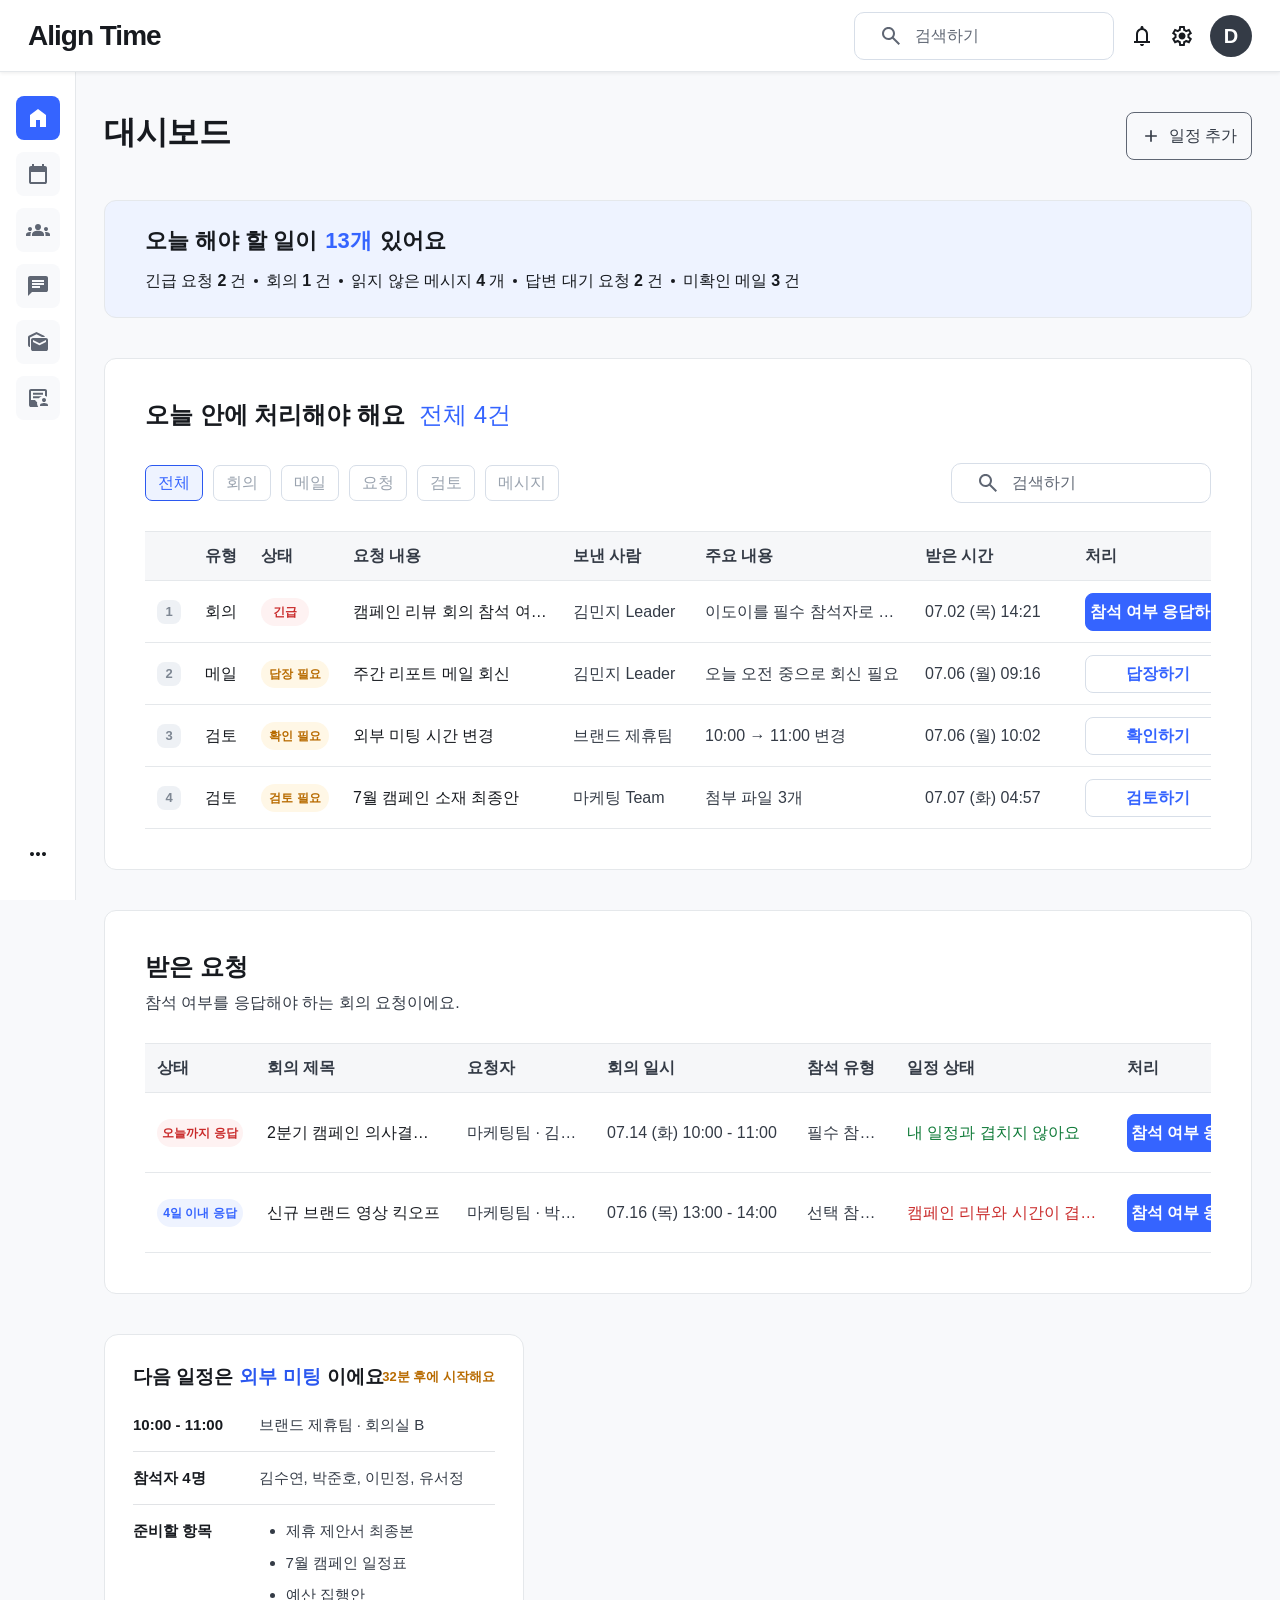
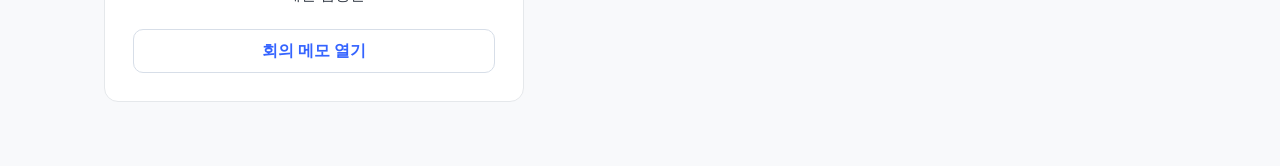
<file: index.html>
<!DOCTYPE html>
<html lang="ko">
<head>
  <meta charset="UTF-8" />
  <meta name="viewport" content="width=device-width, initial-scale=1.0" />
  <title>Align Time</title>
  <link rel="stylesheet" href="styles.css" />
</head>
<body>

<div class="app-layout">
  <header class="top-header">
    <div class="header-left">
      <h1 class="header-logo">Align Time</h1>
    </div>
    <div class="header-right">
      <div class="search-box">
        <span class="search-icon icon-mask icon-search" aria-hidden="true"></span>
        <span class="search-placeholder">검색하기</span>
      </div>
      <button class="icon-btn" id="notif-btn">
        <span class="icon-mask icon-notification" aria-hidden="true"></span>
      </button>
      <button class="icon-btn" id="settings-btn">
        <span class="icon-mask icon-settings" aria-hidden="true"></span>
      </button>
      <div class="profile-avatar">D</div>
    </div>
  </header>

  <div class="body-layout">
    <aside class="sidebar">
      <nav class="sidebar-nav">
        <button class="sidebar-icon-btn sidebar-icon-active" type="button" data-action="dashboard" aria-label="대시보드" data-tooltip="대시보드">
          <span class="icon-mask icon-home" aria-hidden="true"></span>
        </button>
        <button class="sidebar-icon-btn" type="button" data-action="calendar" data-disabled-nav="true" aria-label="캘린더" data-tooltip="캘린더">
          <span class="icon-mask icon-calendar" aria-hidden="true"></span>
        </button>
        <button class="sidebar-icon-btn" type="button" data-action="meeting" aria-label="회의" data-tooltip="회의">
          <span class="icon-mask icon-meetings" aria-hidden="true"></span>
        </button>
        <button class="sidebar-icon-btn" type="button" data-action="message" data-disabled-nav="true" aria-label="메시지" data-tooltip="메시지">
          <span class="icon-mask icon-message" aria-hidden="true"></span>
        </button>
        <button class="sidebar-icon-btn" type="button" data-action="mail" data-disabled-nav="true" aria-label="메일" data-tooltip="메일">
          <span class="icon-mask icon-mail" aria-hidden="true"></span>
        </button>
        <button class="sidebar-icon-btn" type="button" data-action="address" data-disabled-nav="true" aria-label="주소록" data-tooltip="주소록">
          <span class="icon-mask icon-contacts" aria-hidden="true"></span>
        </button>
      </nav>
      <button class="sidebar-more-btn" id="sidebar-more-btn">
        <span class="icon-mask icon-more" aria-hidden="true"></span>
      </button>
    </aside>

    <main class="dashboard-main">
      <div class="main-top-bar">
        <h2 class="main-title">대시보드</h2>
        <button class="btn-add-schedule" id="btn-add-schedule">
          <span class="icon-mask icon-plus" aria-hidden="true"></span>
          일정 추가
        </button>
      </div>

      <div class="summary-banner">
        <div class="summary-title">
          <span class="summary-title-text">오늘 해야 할 일이</span>
          <span class="summary-title-count">13개</span>
          <span class="summary-title-text">있어요</span>
        </div>
        <div class="summary-tags">
          <span class="summary-tag"><span class="tag-label">긴급 요청</span> <strong>2</strong>건</span>
          <span class="tag-dot"></span>
          <span class="summary-tag"><span class="tag-label">회의</span> <strong>1</strong>건</span>
          <span class="tag-dot"></span>
          <span class="summary-tag"><span class="tag-label">읽지 않은 메시지</span> <strong>4</strong>개</span>
          <span class="tag-dot"></span>
          <span class="summary-tag"><span class="tag-label">답변 대기 요청</span> <strong>2</strong>건</span>
          <span class="tag-dot"></span>
          <span class="summary-tag"><span class="tag-label">미확인 메일</span> <strong>3</strong>건</span>
        </div>
      </div>

      <section class="urgent-section">
        <div class="urgent-heading-row">
          <h3 class="section-title-large">오늘 안에 처리해야 해요</h3>
          <span class="urgent-total">전체 4건</span>
        </div>
        <div class="urgent-toolbar">
          <div class="filter-chips" aria-label="업무 필터">
            <button class="filter-chip filter-chip-active" type="button">전체</button>
            <button class="filter-chip" type="button">회의</button>
            <button class="filter-chip" type="button">메일</button>
            <button class="filter-chip" type="button">요청</button>
            <button class="filter-chip" type="button">검토</button>
            <button class="filter-chip" type="button">메시지</button>
          </div>
          <div class="search-box urgent-search">
            <span class="search-icon icon-mask icon-search" aria-hidden="true"></span>
            <span class="search-placeholder">검색하기</span>
          </div>
        </div>
        <div class="task-table" role="table" aria-label="오늘 안에 처리해야 하는 업무">
          <div class="task-row task-head" role="row">
            <div class="task-cell task-index" role="columnheader"></div>
            <div class="task-cell" role="columnheader">유형</div>
            <div class="task-cell" role="columnheader">상태</div>
            <div class="task-cell" role="columnheader">요청 내용</div>
            <div class="task-cell" role="columnheader">보낸 사람</div>
            <div class="task-cell" role="columnheader">주요 내용</div>
            <div class="task-cell" role="columnheader">받은 시간</div>
            <div class="task-cell task-action-head" role="columnheader">처리</div>
          </div>
          <div class="task-row" role="row">
            <div class="task-cell task-index" role="cell"><span>1</span></div>
            <div class="task-cell task-type" role="cell">회의</div>
            <div class="task-cell" role="cell"><span class="task-status status-urgent">긴급</span></div>
            <div class="task-cell task-title" role="cell">캠페인 리뷰 회의 참석 여부 선택</div>
            <div class="task-cell" role="cell">김민지 Leader</div>
            <div class="task-cell" role="cell">이도이를 필수 참석자로 지정</div>
            <div class="task-cell" role="cell">07.02 (목) 14:21</div>
            <div class="task-cell task-action" role="cell">
              <button class="task-action-btn task-action-primary" id="urgent-btn-1">참석 여부 응답하기</button>
            </div>
          </div>
          <div class="task-row" role="row">
            <div class="task-cell task-index" role="cell"><span>2</span></div>
            <div class="task-cell task-type" role="cell">메일</div>
            <div class="task-cell" role="cell"><span class="task-status status-waiting">답장 필요</span></div>
            <div class="task-cell task-title" role="cell">주간 리포트 메일 회신</div>
            <div class="task-cell" role="cell">김민지 Leader</div>
            <div class="task-cell" role="cell">오늘 오전 중으로 회신 필요</div>
            <div class="task-cell" role="cell">07.06 (월) 09:16</div>
            <div class="task-cell task-action" role="cell">
              <button class="task-action-btn" id="urgent-btn-2">답장하기</button>
            </div>
          </div>
          <div class="task-row" role="row">
            <div class="task-cell task-index" role="cell"><span>3</span></div>
            <div class="task-cell task-type" role="cell">검토</div>
            <div class="task-cell" role="cell"><span class="task-status status-waiting">확인 필요</span></div>
            <div class="task-cell task-title" role="cell">외부 미팅 시간 변경</div>
            <div class="task-cell" role="cell">브랜드 제휴팀</div>
            <div class="task-cell" role="cell">10:00 → 11:00 변경</div>
            <div class="task-cell" role="cell">07.06 (월) 10:02</div>
            <div class="task-cell task-action" role="cell">
              <button class="task-action-btn" id="urgent-btn-3">확인하기</button>
            </div>
          </div>
          <div class="task-row" role="row">
            <div class="task-cell task-index" role="cell"><span>4</span></div>
            <div class="task-cell task-type" role="cell">검토</div>
            <div class="task-cell" role="cell"><span class="task-status status-waiting">검토 필요</span></div>
            <div class="task-cell task-title" role="cell">7월 캠페인 소재 최종안</div>
            <div class="task-cell" role="cell">마케팅 Team</div>
            <div class="task-cell" role="cell">첨부 파일 3개</div>
            <div class="task-cell" role="cell">07.07 (화) 04:57</div>
            <div class="task-cell task-action" role="cell">
              <button class="task-action-btn" id="urgent-btn-4">검토하기</button>
            </div>
          </div>
        </div>
      </section>

      <div class="bottom-row">
        <section class="received-section">
          <div class="section-header-block">
            <h3 class="section-title-large">받은 요청</h3>
            <p class="section-desc-large">참석 여부를 응답해야 하는 회의 요청이에요.</p>
          </div>
          <div class="received-table" role="table" aria-label="받은 회의 요청">
            <div class="received-row received-head" role="row">
              <div class="received-cell" role="columnheader">상태</div>
              <div class="received-cell" role="columnheader">회의 제목</div>
              <div class="received-cell" role="columnheader">요청자</div>
              <div class="received-cell" role="columnheader">회의 일시</div>
              <div class="received-cell" role="columnheader">참석 유형</div>
              <div class="received-cell" role="columnheader">일정 상태</div>
              <div class="received-cell received-action-head" role="columnheader">처리</div>
            </div>
            <div class="received-row" role="row">
              <div class="received-cell" role="cell"><span class="task-status status-urgent">오늘까지 응답</span></div>
              <div class="received-cell received-title" role="cell">2분기 캠페인 의사결정 회의</div>
              <div class="received-cell" role="cell">마케팅팀 · 김민지</div>
              <div class="received-cell" role="cell">07.14 (화) 10:00 - 11:00</div>
              <div class="received-cell" role="cell">필수 참석자</div>
              <div class="received-cell received-status-good" role="cell">내 일정과 겹치지 않아요</div>
              <div class="received-cell received-action" role="cell">
                <button class="task-action-btn task-action-primary" id="received-btn-1">참석 여부 응답하기</button>
              </div>
            </div>
            <div class="received-row" role="row">
              <div class="received-cell" role="cell"><span class="task-status status-info">4일 이내 응답</span></div>
              <div class="received-cell received-title" role="cell">신규 브랜드 영상 킥오프</div>
              <div class="received-cell" role="cell">마케팅팀 · 박준호</div>
              <div class="received-cell" role="cell">07.16 (목) 13:00 - 14:00</div>
              <div class="received-cell" role="cell">선택 참석자</div>
              <div class="received-cell received-status-bad" role="cell">캠페인 리뷰와 시간이 겹쳐요</div>
              <div class="received-cell received-action" role="cell">
                <button class="task-action-btn task-action-primary" id="received-btn-2">참석 여부 응답하기</button>
              </div>
            </div>
          </div>
        </section>

        <section class="next-schedule-section">
          <div class="next-schedule-header">
            <div class="next-schedule-title-row">
              <span class="next-schedule-title">다음 일정은</span>
              <span class="next-schedule-title next-schedule-title-blue">외부 미팅</span><span class="next-schedule-title">이에요</span>
            </div>
            <p class="next-schedule-urgent">32분 후에 시작해요</p>
          </div>
          <div class="next-schedule-body">
            <div class="next-schedule-info">
              <p class="next-schedule-time">10:00 - 11:00</p>
              <p class="next-schedule-location">브랜드 제휴팀 · 회의실 B</p>
            </div>
            <div class="next-schedule-info">
              <p class="next-schedule-time">참석자 4명</p>
              <p class="next-schedule-location">김수연, 박준호, 이민정, 유서정</p>
            </div>
            <div class="next-schedule-info">
              <p class="next-schedule-time">준비할 항목</p>
              <ul class="next-schedule-list">
                <li>제휴 제안서 최종본</li>
                <li>7월 캠페인 일정표</li>
                <li>예산 집행안</li>
              </ul>
            </div>
          </div>
          <button class="btn-secondary-full" id="next-schedule-btn">회의 메모 열기</button>
        </section>
      </div>
    </main>

    <aside class="dashboard-aside">
      <div class="aside-content">
        <div class="aside-section">
          <div class="aside-profile-top">
            <div class="aside-profile-left">
              <div class="aside-avatar">D</div>
            <div class="aside-profile-info">
              <h4 class="aside-profile-name">이도이</h4>
              <p class="aside-profile-role">Leader · Marketing</p>
            </div>
          </div>
          <div class="aside-profile-status">
            <span class="aside-status-indicator"></span>
            <span class="aside-status-working">근무중</span>
          </div>
        </div>
        <div class="aside-profile-bottom">
          <span class="aside-available-text">18:00까지 응답 가능</span>
          <button class="aside-status-link" id="aside-status-link">
            <span class="icon-mask icon-schedule" aria-hidden="true"></span>
            상태 설정
          </button>
        </div>
      </div>
      <hr class="aside-divider" />
      <div class="aside-section">
        <div class="aside-calendar-header">
          <button class="cal-nav-btn" id="cal-prev">
            <span class="icon-mask icon-chevron-left" aria-hidden="true"></span>
          </button>
          <h4 class="aside-calendar-title">2026년 7월</h4>
          <button class="cal-nav-btn" id="cal-next">
            <span class="icon-mask icon-chevron-right" aria-hidden="true"></span>
          </button>
        </div>
        <div class="aside-calendar-weekdays">
          <span>일</span><span>월</span><span>화</span><span>수</span><span>목</span><span>금</span><span>토</span>
        </div>
        <div class="aside-calendar-grid">
          <span class="cal-day cal-day-other">29</span>
          <span class="cal-day cal-day-other">30</span>
          <span class="cal-day">1</span>
          <span class="cal-day">2</span>
          <span class="cal-day">3</span>
          <span class="cal-day">4</span>
          <span class="cal-day cal-day-sat">5</span>
          <span class="cal-day cal-day-sun">6</span>
          <span class="cal-day cal-day-today">7</span>
          <span class="cal-day">8</span>
          <span class="cal-day">9</span>
          <span class="cal-day">10</span>
          <span class="cal-day">11</span>
          <span class="cal-day cal-day-sat">12</span>
          <span class="cal-day cal-day-sun">13</span>
          <span class="cal-day">14</span>
          <span class="cal-day">15</span>
          <span class="cal-day">16</span>
          <span class="cal-day">17</span>
          <span class="cal-day">18</span>
          <span class="cal-day cal-day-sat">19</span>
          <span class="cal-day cal-day-sun">20</span>
          <span class="cal-day">21</span>
          <span class="cal-day">22</span>
          <span class="cal-day">23</span>
          <span class="cal-day">24</span>
          <span class="cal-day">25</span>
          <span class="cal-day cal-day-sat">26</span>
          <span class="cal-day cal-day-sun">27</span>
          <span class="cal-day">28</span>
          <span class="cal-day">29</span>
          <span class="cal-day">30</span>
          <span class="cal-day">31</span>
          <span class="cal-day cal-day-other">1</span>
          <span class="cal-day cal-day-other">2</span>
        </div>
      </div>
      <hr class="aside-divider" />
      <div class="aside-section">
        <h4 class="aside-today-title">오늘 일정</h4>
        <div class="aside-today-item">
          <span class="today-time">10:00 - 11:00</span>
          <span class="today-name">외부 미팅</span>
        </div>
        <div class="aside-today-item">
          <span class="today-time">13:00 - 14:00</span>
          <span class="today-name">캠페인 리뷰</span>
        </div>
        <div class="aside-today-item">
          <span class="today-time">16:00 - 17:00</span>
          <span class="today-name">성과 리포트 정리</span>
        </div>
        <button class="aside-today-link" id="aside-today-link">내 일정 전체 보기</button>
      </div>
      </div>
    </aside>
  </div>
</div>

<div id="toast" class="toast"></div>

<script src="main.js?v=nav-disabled"></script>
</body>
</html>
</file>
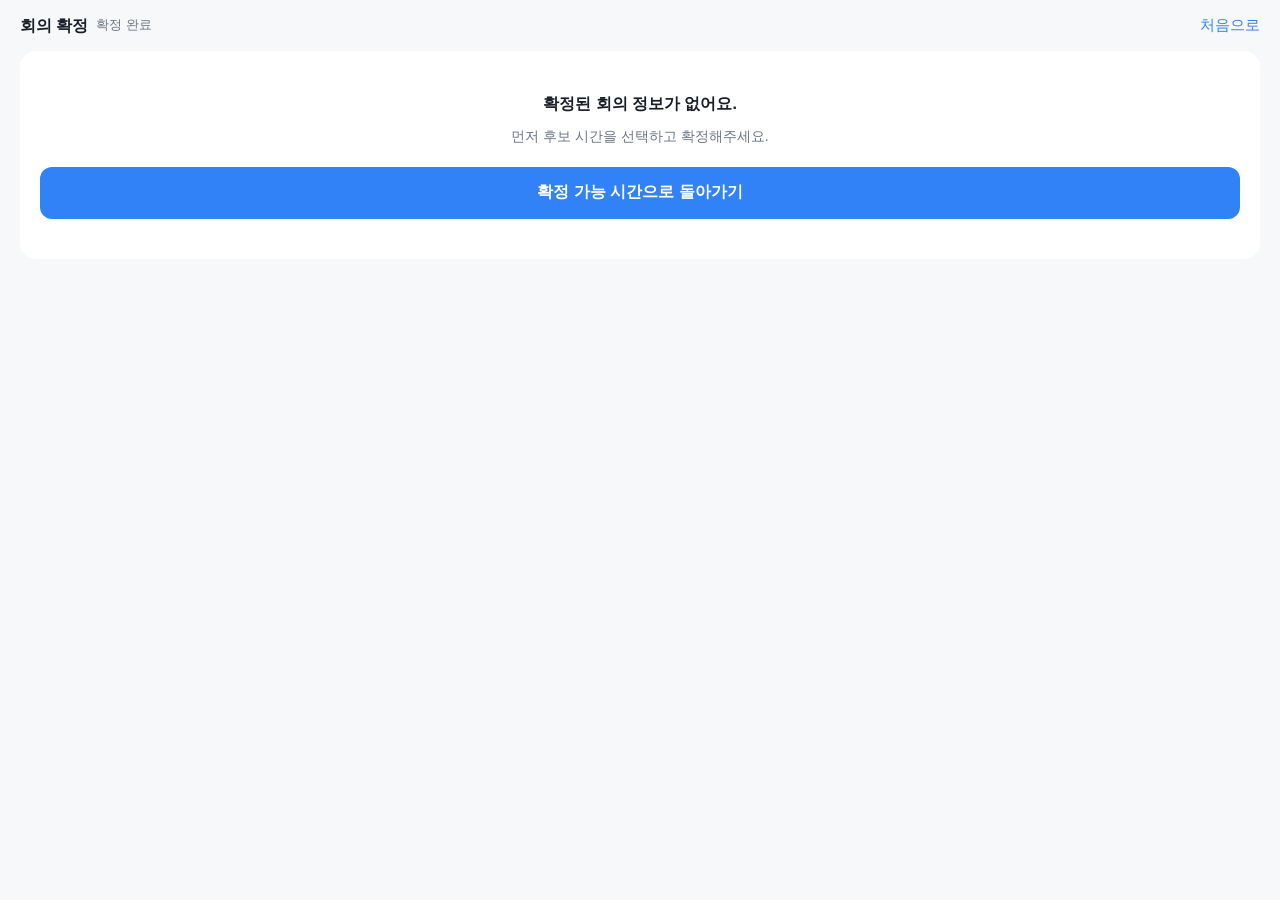
<file: confirm.html>
<!DOCTYPE html>
<html lang="ko">
<head>
  <meta charset="UTF-8" />
  <meta name="viewport" content="width=device-width, initial-scale=1.0, maximum-scale=1.0, user-scalable=no" />
  <title>회의 확정 - Align Time</title>
  <link rel="stylesheet" href="confirm.css" />
</head>
<body>

  <header class="cf-header">
    <h1 class="cf-header-title">회의 확정</h1>
    <span class="cf-header-step">확정 완료</span>
    <button class="cf-home-btn" id="home-btn-header" type="button">처음으로</button>
  </header>

  <main class="cf-main">

    <section class="cf-hero">
      <div class="cf-hero-icon">
        <svg width="48" height="48" viewBox="0 0 48 48" fill="none">
          <rect width="48" height="48" rx="24" fill="#EEF4FF"/>
          <path d="M20 24L23 27L28 21" stroke="#3182F6" stroke-width="2.5" stroke-linecap="round" stroke-linejoin="round"/>
        </svg>
      </div>
      <h2 class="cf-hero-title">회의 시간이 확정됐어요</h2>
      <p class="cf-hero-desc">필수 참석자 조건과 확인 필요 상태를 기준으로 확정 가능한 시간을 선택했어요.</p>
    </section>

    <section class="cf-confirmed-card" id="confirmed-card"></section>

    <section class="cf-section" id="condition-section">
      <h3 class="cf-section-title">회의 성립 조건</h3>
      <div class="cf-condition-card" id="condition-card"></div>
    </section>

    <section class="cf-section" id="participants-section">
      <h3 class="cf-section-title">참석자 현황</h3>
      <div id="cf-required-list" class="cf-participant-section">
        <h4 class="cf-sub-title">필수 참석자</h4>
        <div id="required-list" class="cf-participant-list"></div>
      </div>
      <div id="cf-optional-list" class="cf-participant-section">
        <h4 class="cf-sub-title">선택 참석자</h4>
        <div id="optional-list" class="cf-participant-list"></div>
      </div>
    </section>

    <section class="cf-section" id="actions-section">
      <h3 class="cf-section-title">다음에 할 일</h3>
      <div class="cf-actions-card">
        <div class="cf-action-item">
          <div class="cf-action-info">
            <strong class="cf-action-title">캘린더 초대 발송</strong>
            <p class="cf-action-desc">확정된 시간으로 참석자에게 초대를 보내보세요.</p>
          </div>
          <button class="cf-action-btn" id="invite-btn" type="button">초대 발송하기</button>
        </div>
        <div class="cf-action-item">
          <div class="cf-action-info">
            <strong class="cf-action-title">회의 자료 준비</strong>
            <p class="cf-action-desc">회의 안건과 자료를 준비해보세요.</p>
          </div>
          <button class="cf-action-btn" id="prepare-btn" type="button">준비하기</button>
        </div>
        <div class="cf-action-item">
          <div class="cf-action-info">
            <strong class="cf-action-title">참석자에게 확정 시간 공유</strong>
            <p class="cf-action-desc">확정된 회의 시간을 참석자들에게 알려주세요.</p>
          </div>
          <button class="cf-action-btn" id="share-btn" type="button">공유하기</button>
        </div>
      </div>
    </section>

    <section id="no-data-section" class="cf-no-data" style="display:none">
      <strong class="cf-no-data-title">확정된 회의 정보가 없어요.</strong>
      <p class="cf-no-data-desc">먼저 후보 시간을 선택하고 확정해주세요.</p>
      <button class="cf-btn-primary" id="go-back-btn" type="button">확정 가능 시간으로 돌아가기</button>
    </section>

  </main>

  <div class="cf-bottom-cta">
    <button class="cf-btn-primary" id="home-btn" type="button">처음으로 돌아가기</button>
    <button class="cf-btn-secondary" id="back-to-results-btn" type="button">확정 가능 시간 다시 보기</button>
  </div>

  <div id="toast" class="cf-toast"></div>

  <script src="confirm.js"></script>
</body>
</html>
</file>
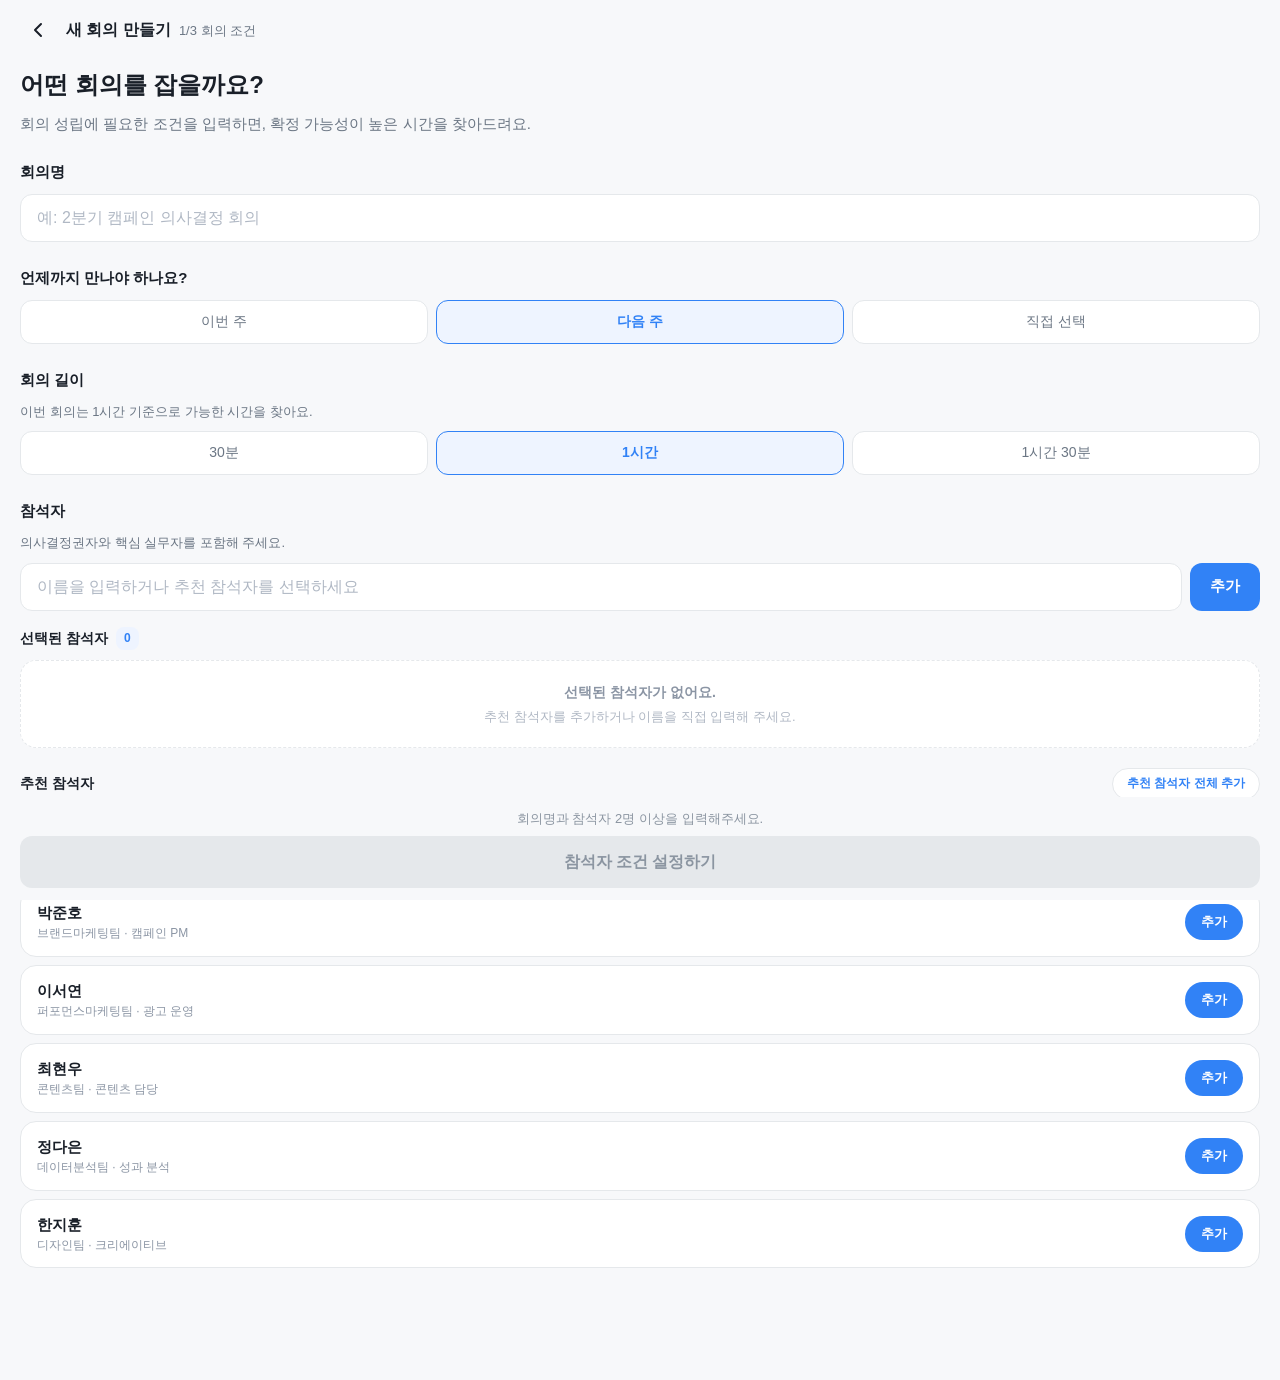
<file: create.html>
<!DOCTYPE html>
<html lang="ko">
<head>
  <meta charset="UTF-8" />
  <meta name="viewport" content="width=device-width, initial-scale=1.0, maximum-scale=1.0, user-scalable=no" />
  <title>새 회의 만들기 - Align Time</title>
  <link rel="stylesheet" href="create.css" />
</head>
<body>

  <header class="create-header">
    <button class="back-btn" id="back-btn" type="button" aria-label="뒤로가기">
      <svg width="24" height="24" viewBox="0 0 24 24" fill="none">
        <path d="M15 18L9 12L15 6" stroke="#191F28" stroke-width="2" stroke-linecap="round" stroke-linejoin="round"/>
      </svg>
    </button>
    <div class="create-header-text">
      <h1 class="create-header-title">새 회의 만들기</h1>
      <span class="create-header-step">1/3 회의 조건</span>
    </div>
  </header>

  <main class="create-main">

    <section class="create-hero">
      <h2 class="create-hero-title">어떤 회의를 잡을까요?</h2>
      <p class="create-hero-desc">회의 성립에 필요한 조건을 입력하면, 확정 가능성이 높은 시간을 찾아드려요.</p>
    </section>

    <section class="form-section">
      <label class="form-label" for="meeting-title">회의명</label>
      <input class="form-input" id="meeting-title" type="text" placeholder="예: 2분기 캠페인 의사결정 회의" />
    </section>

    <section class="form-section">
      <label class="form-label">언제까지 만나야 하나요?</label>
      <div class="chip-group" id="period-group">
        <button class="chip" data-value="이번 주" type="button">이번 주</button>
        <button class="chip chip-active" data-value="다음 주" type="button">다음 주</button>
        <button class="chip" data-value="직접 선택" type="button">직접 선택</button>
      </div>
      <div id="custom-period-section" class="custom-period-section" style="display:none">
        <p class="custom-period-desc">회의 후보를 찾을 기간을 직접 선택해주세요.</p>
        <div class="custom-date-row">
          <label class="custom-date-label" for="start-date">시작일</label>
          <input class="form-input custom-date-input" id="start-date" type="date" />
        </div>
        <div class="custom-date-row">
          <label class="custom-date-label" for="end-date">종료일</label>
          <input class="form-input custom-date-input" id="end-date" type="date" />
        </div>
      </div>
    </section>

    <section class="form-section">
      <label class="form-label">회의 길이</label>
      <p class="form-desc">이번 회의는 1시간 기준으로 가능한 시간을 찾아요.</p>
      <div class="chip-group" id="duration-group">
        <button class="chip" data-value="30분" type="button">30분</button>
        <button class="chip chip-active" data-value="1시간" type="button">1시간</button>
        <button class="chip" data-value="1시간 30분" type="button">1시간 30분</button>
      </div>
    </section>

    <section class="form-section">
      <label class="form-label">참석자</label>
      <p class="form-desc">의사결정권자와 핵심 실무자를 포함해 주세요.</p>
      <div class="participant-input-row">
        <input class="form-input" id="participant-input" type="text" placeholder="이름을 입력하거나 추천 참석자를 선택하세요" />
        <button class="btn-add" id="add-participant-btn" type="button">추가</button>
      </div>
      <p class="form-error" id="participant-error"></p>

      <div class="selected-section" id="selected-section">
        <div class="selected-header">
          <span class="selected-title">선택된 참석자</span>
          <span class="selected-count" id="selected-count">0</span>
        </div>
        <div id="selected-empty" class="selected-empty">
          <strong class="selected-empty-title">선택된 참석자가 없어요.</strong>
          <p class="selected-empty-desc">추천 참석자를 추가하거나 이름을 직접 입력해 주세요.</p>
        </div>
        <div id="selected-chips" class="selected-chips"></div>
      </div>

      <div class="recommended-section" id="recommended-section">
        <div class="recommended-header">
          <span class="recommended-title">추천 참석자</span>
          <button class="recommended-add-all-btn" id="add-all-btn" type="button">추천 참석자 전체 추가</button>
        </div>
        <div id="recommended-list" class="recommended-list"></div>
      </div>
    </section>

  </main>

  <div class="create-bottom-cta">
    <div id="cta-helper" class="cta-helper">회의명과 참석자 2명 이상을 입력해주세요.</div>
    <button class="btn-primary-cta" id="submit-btn" type="button" disabled aria-disabled="true">참석자 조건 설정하기</button>
  </div>

  <div id="toast" class="toast"></div>

  <script src="create.js"></script>
</body>
</html>
</file>
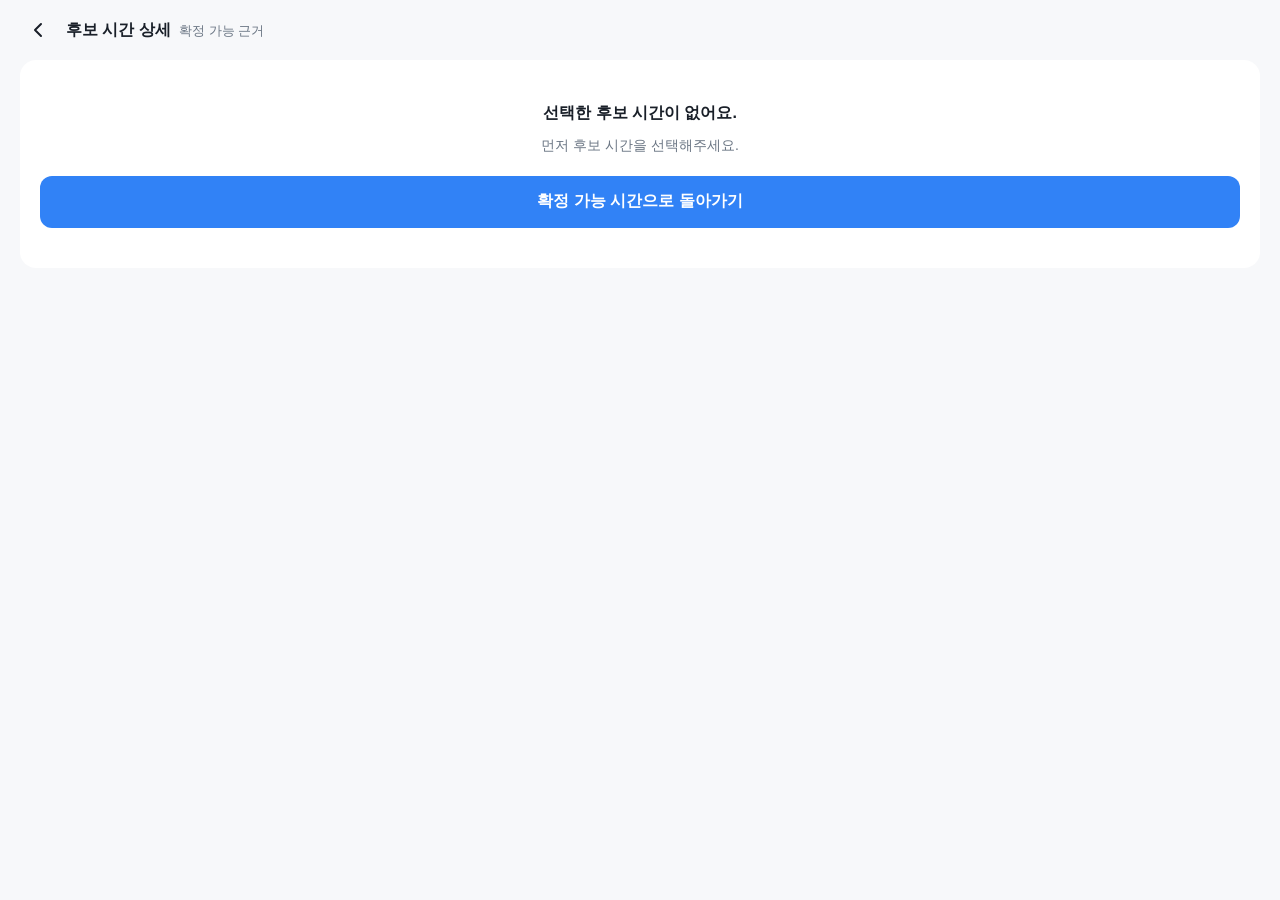
<file: detail.html>
<!DOCTYPE html>
<html lang="ko">
<head>
  <meta charset="UTF-8" />
  <meta name="viewport" content="width=device-width, initial-scale=1.0, maximum-scale=1.0, user-scalable=no" />
  <title>후보 시간 상세 - Align Time</title>
  <link rel="stylesheet" href="detail.css" />
</head>
<body>

  <header class="dt-header">
    <button class="dt-back-btn" id="back-btn" type="button" aria-label="뒤로가기">
      <svg width="24" height="24" viewBox="0 0 24 24" fill="none">
        <path d="M15 18L9 12L15 6" stroke="#191F28" stroke-width="2" stroke-linecap="round" stroke-linejoin="round"/>
      </svg>
    </button>
    <div class="dt-header-text">
      <h1 class="dt-header-title">후보 시간 상세</h1>
      <span class="dt-header-step">확정 가능 근거</span>
    </div>
  </header>

  <main class="dt-main">

    <section class="dt-hero">
      <h2 class="dt-hero-title">이 시간에 확정해도 될까요?</h2>
      <p class="dt-hero-desc">참석자별 가능 여부와 확인 필요 상태를 확인한 뒤 회의를 확정할 수 있어요.</p>
    </section>

    <section class="dt-candidate-card" id="candidate-card"></section>

    <section id="reason-section" class="dt-section">
      <h3 class="dt-section-title">확정 가능 근거</h3>
      <div class="dt-reason-card" id="reason-list"></div>
    </section>

    <section id="required-section" class="dt-section">
      <h3 class="dt-section-title">필수 참석자</h3>
      <p class="dt-section-desc">이 사람들이 가능해야 회의가 성립돼요.</p>
      <div id="required-list" class="dt-participant-list"></div>
    </section>

    <section id="optional-section" class="dt-section">
      <h3 class="dt-section-title">선택 참석자</h3>
      <p class="dt-section-desc" id="optional-desc">가능하면 포함하지만, 회의 확정 조건에는 포함하지 않아요.</p>
      <div id="optional-list" class="dt-participant-list"></div>
      <p class="dt-empty-msg" id="optional-empty-msg" style="display:none">선택 참석자가 없어요. 모든 참석자를 필수 기준으로 확인하고 있어요.</p>
    </section>

    <section id="unresolved-section" class="dt-section" style="display:none">
      <div class="dt-unresolved-info" id="unresolved-info"></div>
    </section>

    <section id="no-data-section" class="dt-no-data" style="display:none">
      <strong class="dt-no-data-title">선택한 후보 시간이 없어요.</strong>
      <p class="dt-no-data-desc">먼저 후보 시간을 선택해주세요.</p>
      <button class="dt-btn-primary" id="go-back-btn" type="button">확정 가능 시간으로 돌아가기</button>
    </section>

  </main>

  <div class="dt-bottom-cta" id="bottom-cta">
    <p class="dt-cta-hint" id="cta-hint" style="display:none"></p>
    <button class="dt-btn-primary" id="submit-btn" type="button"></button>
  </div>

  <div id="toast" class="dt-toast"></div>

  <script src="detail.js"></script>
</body>
</html>
</file>
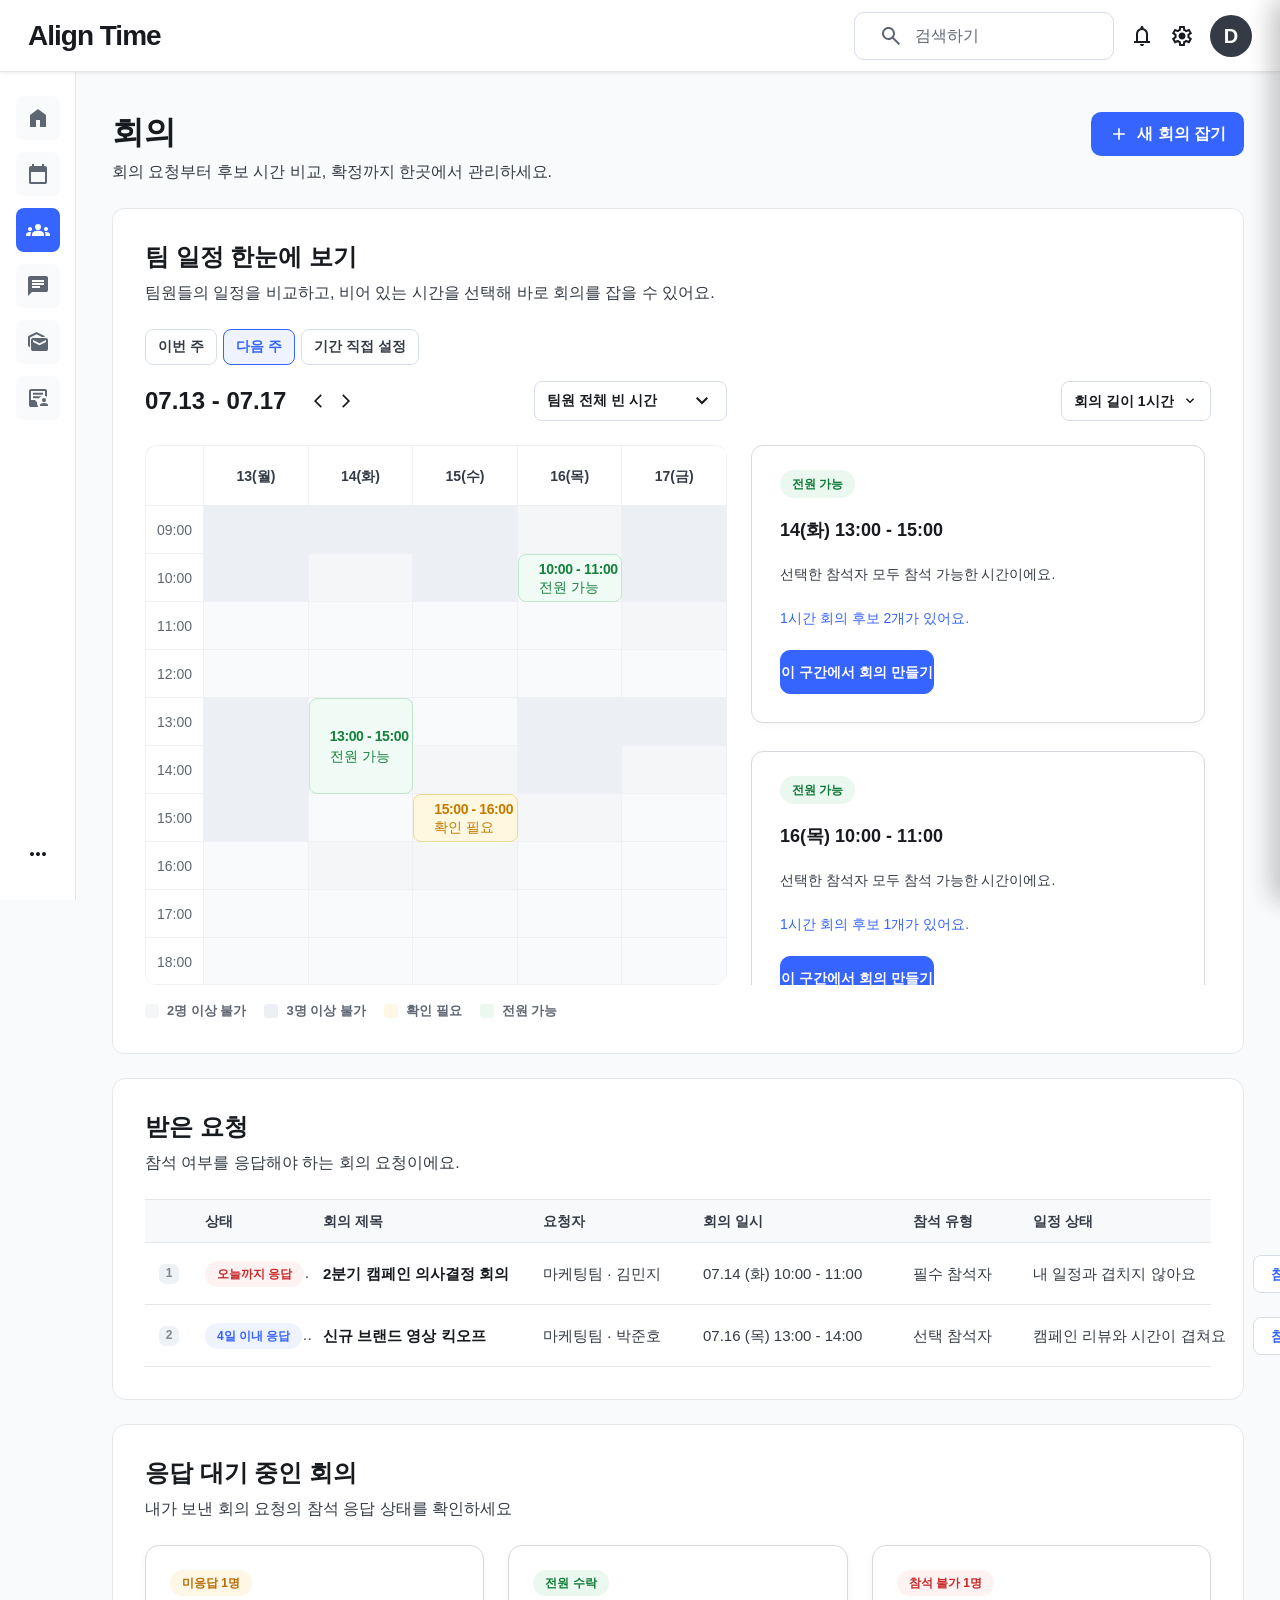
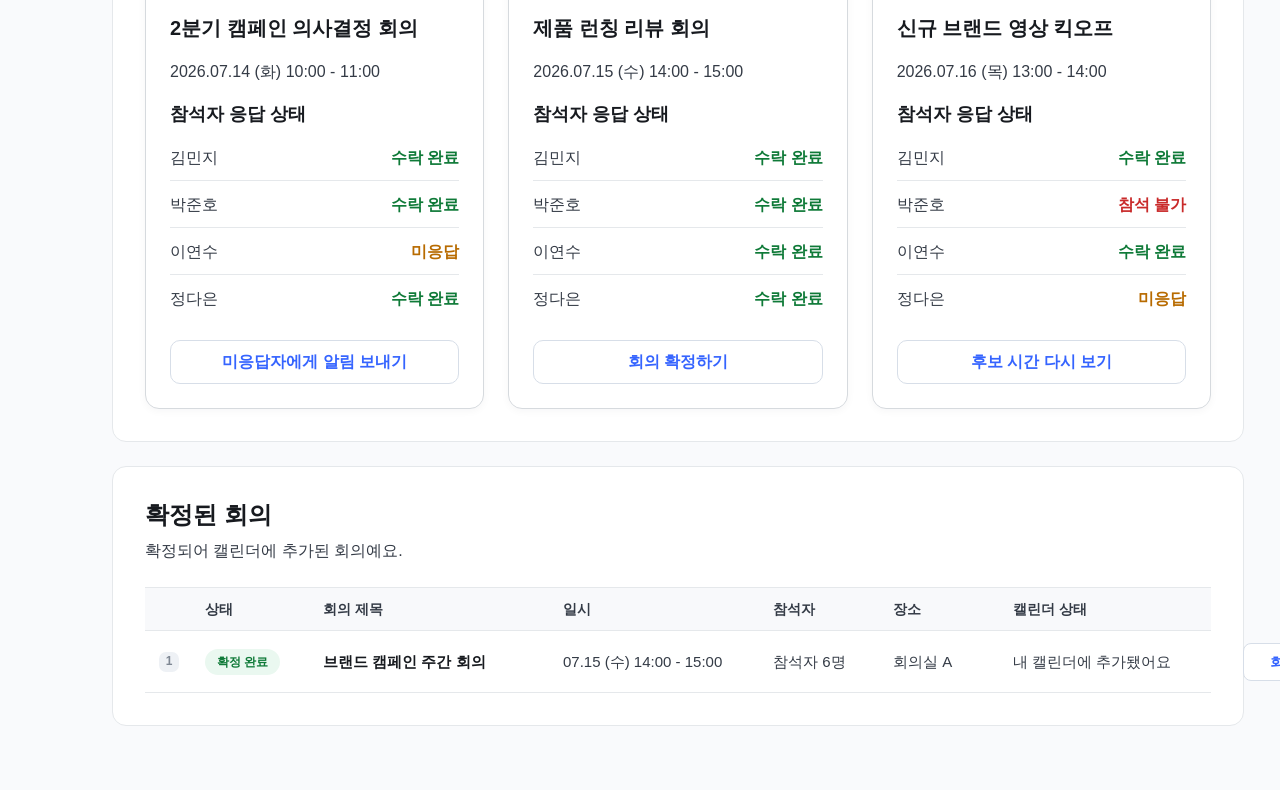
<file: meetings.html>
<!DOCTYPE html>
<html lang="ko">
<head>
  <meta charset="UTF-8" />
  <meta name="viewport" content="width=device-width, initial-scale=1.0" />
  <title>Align Time - 회의</title>
  <link rel="stylesheet" href="meetings.css" />
</head>
<body>
<div class="meeting-app">
  <header class="top-header">
    <div class="header-left">
      <h1 class="header-logo">Align Time</h1>
    </div>
    <div class="header-right">
      <div class="search-box">
        <span class="search-icon icon-mask icon-search" aria-hidden="true"></span>
        <span class="search-placeholder">검색하기</span>
      </div>
      <button class="icon-btn" id="notif-btn" aria-label="알림">
        <span class="icon-mask icon-notification" aria-hidden="true"></span>
      </button>
      <button class="icon-btn" id="settings-btn" aria-label="설정">
        <span class="icon-mask icon-settings" aria-hidden="true"></span>
      </button>
      <div class="profile-avatar">D</div>
    </div>
  </header>

  <aside class="sidebar">
    <nav class="sidebar-nav">
      <button class="sidebar-icon-btn" type="button" data-action="dashboard" aria-label="대시보드" data-tooltip="대시보드">
        <span class="icon-mask icon-home" aria-hidden="true"></span>
      </button>
      <button class="sidebar-icon-btn" type="button" data-action="calendar" data-disabled-nav="true" aria-label="캘린더" data-tooltip="캘린더">
        <span class="icon-mask icon-calendar" aria-hidden="true"></span>
      </button>
      <button class="sidebar-icon-btn sidebar-icon-active" type="button" data-action="meeting" aria-label="회의" data-tooltip="회의">
        <span class="icon-mask icon-meetings" aria-hidden="true"></span>
      </button>
      <button class="sidebar-icon-btn" type="button" data-action="message" data-disabled-nav="true" aria-label="메시지" data-tooltip="메시지">
        <span class="icon-mask icon-message" aria-hidden="true"></span>
      </button>
      <button class="sidebar-icon-btn" type="button" data-action="mail" data-disabled-nav="true" aria-label="메일" data-tooltip="메일">
        <span class="icon-mask icon-mail" aria-hidden="true"></span>
      </button>
      <button class="sidebar-icon-btn" type="button" data-action="address" data-disabled-nav="true" aria-label="주소록" data-tooltip="주소록">
        <span class="icon-mask icon-contacts" aria-hidden="true"></span>
      </button>
    </nav>
    <button class="sidebar-more-btn" id="sidebar-more-btn" aria-label="더보기">
      <span class="icon-mask icon-more" aria-hidden="true"></span>
    </button>
  </aside>

  <main class="meetings-main">
    <div class="page-top">
      <div class="page-title-block">
        <h2 class="page-title">회의</h2>
        <p class="page-description">회의 요청부터 후보 시간 비교, 확정까지 한곳에서 관리하세요.</p>
      </div>
      <button class="btn-primary btn-new-meeting">
        <span class="icon-mask icon-plus" aria-hidden="true"></span>
        새 회의 잡기
      </button>
    </div>

    <section class="team-timeline">
      <div class="timeline-header">
        <h3 class="section-title">팀 일정 한눈에 보기</h3>
        <p class="section-description">팀원들의 일정을 비교하고, 비어 있는 시간을 선택해 바로 회의를 잡을 수 있어요.</p>
      </div>
      <div class="timeline-controls">
        <div class="timeline-buttons">
          <button type="button" class="timeline-btn">이번 주</button>
          <button type="button" class="timeline-btn timeline-btn-active">다음 주</button>
          <button type="button" class="timeline-btn">기간 직접 설정</button>
        </div>
        <div class="timeline-period">
          <span class="timeline-period-label">07.13 - 07.17</span>
          <button type="button" class="timeline-nav-btn" aria-label="이전"><span class="icon-mask icon-chevron-left" aria-hidden="true"></span></button>
          <button type="button" class="timeline-nav-btn" aria-label="다음"><span class="icon-mask icon-chevron-right" aria-hidden="true"></span></button>
        </div>
        <div class="timeline-filter timeline-member-filter">
          <button type="button" class="timeline-select timeline-member-filter-trigger" id="team-free-time-trigger" aria-expanded="false" aria-controls="team-free-time-dropdown">
            <span>팀원 전체 빈 시간</span>
            <span class="icon-mask icon-chevron-down" aria-hidden="true"></span>
          </button>
          <div class="team-free-time-dropdown" id="team-free-time-dropdown" hidden>
            <p class="team-free-time-title">빈 시간 기준 팀원 선택하기</p>
            <div class="team-free-time-options" aria-label="빈 시간 기준 팀원">
              <label class="team-free-time-option">
                <input type="checkbox" checked>
                <span>이도이님의 빈 시간</span>
              </label>
              <label class="team-free-time-option">
                <input type="checkbox" checked>
                <span>김현우님의 빈 시간</span>
              </label>
              <label class="team-free-time-option">
                <input type="checkbox" checked>
                <span>박서연님의 빈 시간</span>
              </label>
              <label class="team-free-time-option">
                <input type="checkbox" checked>
                <span>정민재님의 빈 시간</span>
              </label>
              <label class="team-free-time-option">
                <input type="checkbox" checked>
                <span>최유진님의 빈 시간</span>
              </label>
              <label class="team-free-time-option">
                <input type="checkbox" checked>
                <span>강태오님의 빈 시간</span>
              </label>
            </div>
            <button type="button" class="team-free-time-apply" id="team-free-time-apply">선택한 팀원만 보기</button>
          </div>
        </div>
        <div class="timeline-filter timeline-duration-filter">
          <select class="timeline-select">
            <option>회의 길이 1시간</option>
          </select>
        </div>
      </div>
      <div class="timeline-layout">
        <div class="timeline-calendar-panel">
          <div class="timeline-grid-wrapper">
            <div class="timeline-grid" id="timeline-grid"></div>
          </div>
          <div class="timeline-legend" aria-label="일정 겹침 범례">
            <span><i class="legend-unavailable-low"></i>2명 이상 불가</span>
            <span><i class="legend-unavailable-high"></i>3명 이상 불가</span>
            <span><i class="legend-check-needed"></i>확인 필요</span>
            <span><i class="legend-available"></i>전원 가능</span>
          </div>
        </div>
        <div class="quick-slot-summary">
          <div class="quick-slot-cards" id="quick-slot-cards"></div>
        </div>
      </div>
    </section>

    <div class="two-column">
      <section class="content-section received-section">
        <div class="section-header">
          <h3 class="section-title">받은 요청</h3>
          <p class="section-description">참석 여부를 응답해야 하는 회의 요청이에요.</p>
        </div>
        <div class="meeting-table request-table" role="table" aria-label="받은 회의 요청">
          <div class="meeting-table-row meeting-table-head" role="row">
            <div class="meeting-table-cell table-index" role="columnheader"></div>
            <div class="meeting-table-cell" role="columnheader">상태</div>
            <div class="meeting-table-cell" role="columnheader">회의 제목</div>
            <div class="meeting-table-cell" role="columnheader">요청자</div>
            <div class="meeting-table-cell" role="columnheader">회의 일시</div>
            <div class="meeting-table-cell" role="columnheader">참석 유형</div>
            <div class="meeting-table-cell" role="columnheader">일정 상태</div>
            <div class="meeting-table-cell table-action" role="columnheader"></div>
          </div>
          <div class="meeting-table-row" role="row">
            <div class="meeting-table-cell table-index" role="cell"><span>1</span></div>
            <div class="meeting-table-cell" role="cell"><span class="badge badge-red">오늘까지 응답</span></div>
            <div class="meeting-table-cell table-title" role="cell">2분기 캠페인 의사결정 회의</div>
            <div class="meeting-table-cell" role="cell">마케팅팀 · 김민지</div>
            <div class="meeting-table-cell" role="cell">07.14 (화) 10:00 - 11:00</div>
            <div class="meeting-table-cell" role="cell">필수 참석자</div>
            <div class="meeting-table-cell status-green" role="cell">내 일정과 겹치지 않아요</div>
            <div class="meeting-table-cell table-action" role="cell">
              <button class="btn-secondary table-btn" data-toast="참석 여부 응답 화면은 다음 단계에서 연결할 예정이에요.">참석 여부 응답하기</button>
            </div>
          </div>
          <div class="meeting-table-row" role="row">
            <div class="meeting-table-cell table-index" role="cell"><span>2</span></div>
            <div class="meeting-table-cell" role="cell"><span class="badge badge-blue">4일 이내 응답</span></div>
            <div class="meeting-table-cell table-title" role="cell">신규 브랜드 영상 킥오프</div>
            <div class="meeting-table-cell" role="cell">마케팅팀 · 박준호</div>
            <div class="meeting-table-cell" role="cell">07.16 (목) 13:00 - 14:00</div>
            <div class="meeting-table-cell" role="cell">선택 참석자</div>
            <div class="meeting-table-cell status-red" role="cell">캠페인 리뷰와 시간이 겹쳐요</div>
            <div class="meeting-table-cell table-action" role="cell">
              <button class="btn-secondary table-btn" data-toast="일정 확인 후 응답 화면은 다음 단계에서 연결할 예정이에요.">참석 여부 응답하기</button>
            </div>
          </div>
        </div>
      </section>

      <section class="content-section pending-section">
        <div class="section-header">
          <h3 class="section-title">응답 대기 중인 회의</h3>
          <p class="section-description">내가 보낸 회의 요청의 참석 응답 상태를 확인하세요</p>
        </div>
        <div class="request-list">
          <article class="wide-card">
            <span class="badge badge-yellow">미응답 1명</span>
            <h4 class="card-title">2분기 캠페인 의사결정 회의</h4>
            <p class="card-support">2026.07.14 (화) 10:00 - 11:00</p>
            <div class="response-status-list" aria-label="참석자 응답 상태">
              <p class="response-list-title">참석자 응답 상태</p>
              <div class="response-row">
                <span>김민지</span>
                <strong class="response-pill response-accepted">수락 완료</strong>
              </div>
              <div class="response-row">
                <span>박준호</span>
                <strong class="response-pill response-accepted">수락 완료</strong>
              </div>
              <div class="response-row">
                <span>이연수</span>
                <strong class="response-pill response-pending">미응답</strong>
              </div>
              <div class="response-row">
                <span>정다은</span>
                <strong class="response-pill response-accepted">수락 완료</strong>
              </div>
            </div>
            <button class="btn-secondary" data-toast="미응답자에게 알림을 보냈어요.">미응답자에게 알림 보내기</button>
          </article>
          <article class="wide-card">
            <span class="badge badge-green">전원 수락</span>
            <h4 class="card-title">제품 런칭 리뷰 회의</h4>
            <p class="card-support">2026.07.15 (수) 14:00 - 15:00</p>
            <div class="response-status-list" aria-label="참석자 응답 상태">
              <p class="response-list-title">참석자 응답 상태</p>
              <div class="response-row">
                <span>김민지</span>
                <strong class="response-pill response-accepted">수락 완료</strong>
              </div>
              <div class="response-row">
                <span>박준호</span>
                <strong class="response-pill response-accepted">수락 완료</strong>
              </div>
              <div class="response-row">
                <span>이연수</span>
                <strong class="response-pill response-accepted">수락 완료</strong>
              </div>
              <div class="response-row">
                <span>정다은</span>
                <strong class="response-pill response-accepted">수락 완료</strong>
              </div>
            </div>
            <button class="btn-secondary" data-toast="회의가 확정됐어요.">회의 확정하기</button>
          </article>
          <article class="wide-card">
            <span class="badge badge-red">참석 불가 1명</span>
            <h4 class="card-title">신규 브랜드 영상 킥오프</h4>
            <p class="card-support">2026.07.16 (목) 13:00 - 14:00</p>
            <div class="response-status-list" aria-label="참석자 응답 상태">
              <p class="response-list-title">참석자 응답 상태</p>
              <div class="response-row">
                <span>김민지</span>
                <strong class="response-pill response-accepted">수락 완료</strong>
              </div>
              <div class="response-row">
                <span>박준호</span>
                <strong class="response-pill response-declined">참석 불가</strong>
              </div>
              <div class="response-row">
                <span>이연수</span>
                <strong class="response-pill response-accepted">수락 완료</strong>
              </div>
              <div class="response-row">
                <span>정다은</span>
                <strong class="response-pill response-pending">미응답</strong>
              </div>
            </div>
            <button class="btn-secondary" data-toast="후보 시간 비교 영역으로 이동할 예정이에요.">후보 시간 다시 보기</button>
          </article>
        </div>
      </section>
    </div>

    <section class="content-section candidate-section">
      <div class="section-header section-header-row">
        <div>
          <h3 class="section-title">후보 시간 비교</h3>
          <p class="section-description">필수 참석자와 선택 참석자의 조건을 기준으로 가능한 시간을 비교하세요.</p>
        </div>
        <span class="rule-note">필수 참석자 가능 여부가 회의 확정 기준이에요.</span>
      </div>
      <div class="candidate-grid">
        <article class="candidate-card candidate-best">
          <span class="badge badge-blue">가장 추천</span>
          <h4 class="candidate-time">2026.07.14 (화)<br />10:00 - 11:00</h4>
          <div class="candidate-metrics">
            <div><span>필수 참석자</span><strong>4/4 가능</strong></div>
            <div><span>선택 참석자</span><strong>1/2 가능</strong></div>
            <div><span>확인 필요</span><strong>선택 참석자 1명</strong></div>
          </div>
          <p class="candidate-status status-green">확정 가능</p>
          <button class="btn-secondary" data-toast="후보 시간 상세 화면은 다음 단계에서 연결할 예정이에요.">후보 상세 보기</button>
        </article>
        <article class="candidate-card">
          <span class="badge badge-green">대안</span>
          <h4 class="candidate-time">2026.07.15 (수)<br />14:00 - 15:00</h4>
          <div class="candidate-metrics">
            <div><span>필수 참석자</span><strong>4/4 가능</strong></div>
            <div><span>선택 참석자</span><strong>2/2 가능</strong></div>
            <div><span>확인 필요</span><strong>없음</strong></div>
          </div>
          <p class="candidate-status status-green">확정 가능</p>
          <button class="btn-secondary" data-toast="후보 시간 상세 화면은 다음 단계에서 연결할 예정이에요.">후보 상세 보기</button>
        </article>
        <article class="candidate-card">
          <span class="badge badge-yellow">확인 필요</span>
          <h4 class="candidate-time">2026.07.16 (목)<br />13:00 - 14:00</h4>
          <div class="candidate-metrics">
            <div><span>필수 참석자</span><strong>3/4 가능</strong></div>
            <div><span>선택 참석자</span><strong>2/2 가능</strong></div>
            <div><span>확인 필요</span><strong>필수 참석자 1명</strong></div>
          </div>
          <p class="candidate-status status-yellow">확인 후 확정</p>
          <button class="btn-secondary" data-toast="참석자 확인 요청 화면은 다음 단계에서 연결할 예정이에요.">확인 요청하기</button>
        </article>
      </div>
    </section>

    <section class="content-section confirmed-section">
      <div class="section-header">
        <h3 class="section-title">확정된 회의</h3>
        <p class="section-description">확정되어 캘린더에 추가된 회의예요.</p>
      </div>
      <div class="meeting-table confirmed-table" role="table" aria-label="확정된 회의">
        <div class="meeting-table-row meeting-table-head" role="row">
          <div class="meeting-table-cell table-index" role="columnheader"></div>
          <div class="meeting-table-cell" role="columnheader">상태</div>
          <div class="meeting-table-cell" role="columnheader">회의 제목</div>
          <div class="meeting-table-cell" role="columnheader">일시</div>
          <div class="meeting-table-cell" role="columnheader">참석자</div>
          <div class="meeting-table-cell" role="columnheader">장소</div>
          <div class="meeting-table-cell" role="columnheader">캘린더 상태</div>
          <div class="meeting-table-cell table-action" role="columnheader"></div>
        </div>
        <div class="meeting-table-row confirmed-static-row" role="row">
          <div class="meeting-table-cell table-index" role="cell"><span>1</span></div>
          <div class="meeting-table-cell" role="cell"><span class="badge badge-green">확정 완료</span></div>
          <div class="meeting-table-cell table-title" role="cell">브랜드 캠페인 주간 회의</div>
          <div class="meeting-table-cell" role="cell">07.15 (수) 14:00 - 15:00</div>
          <div class="meeting-table-cell" role="cell">참석자 6명</div>
          <div class="meeting-table-cell" role="cell">회의실 A</div>
          <div class="meeting-table-cell status-green" role="cell">내 캘린더에 추가됐어요</div>
          <div class="meeting-table-cell table-action" role="cell">
            <button class="btn-secondary table-btn" id="confirmed-static-detail-btn">회의 상세 보기</button>
          </div>
        </div>
      </div>
    </section>
  </main>
</div>

<div class="drawer-backdrop" id="meeting-drawer-backdrop" aria-hidden="true"></div>

<aside class="meeting-drawer" id="meeting-drawer" aria-hidden="true" role="dialog" aria-modal="true" aria-labelledby="meeting-drawer-title">
  <div class="drawer-header">
    <button type="button" class="drawer-close-btn" id="meeting-drawer-close" aria-label="닫기">
      <svg width="24" height="24" viewBox="0 0 24 24" fill="none">
        <path d="M18 6L6 18" stroke="#171A1F" stroke-width="2" stroke-linecap="round"/>
        <path d="M6 6L18 18" stroke="#171A1F" stroke-width="2" stroke-linecap="round"/>
      </svg>
    </button>
    <div>
      <p class="drawer-breadcrumb">회의 / 새 회의 잡기</p>
      <div class="drawer-stepper" aria-label="새 회의 잡기 단계">
        <div class="drawer-step drawer-step-active">
          <span>1</span>
          <strong>회의 조건</strong>
        </div>
        <div class="drawer-step">
          <span>2</span>
          <strong>참석자 조건</strong>
        </div>
        <div class="drawer-step">
          <span>3</span>
          <strong>후보 시간 추천</strong>
        </div>
      </div>
      <h2 id="meeting-drawer-title">회의 조건을 입력하세요</h2>
      <p class="drawer-description">참석자와 조건을 설정하면 가능한 회의 시간을 추천해요.</p>
    </div>
  </div>

  <div class="drawer-body">
    <div class="drawer-step-content" data-step="1">
      <div class="drawer-section">
        <label class="drawer-label" for="meeting-title-input">회의명</label>
        <input class="drawer-input" id="meeting-title-input" type="text" placeholder="예) 2분기 캠페인 의사결정 회의" />
      </div>

      <div class="drawer-section">
        <div class="drawer-section-title">
          <p class="drawer-label">회의 후보 탐색 기간</p>
          <p class="drawer-helper">가능한 회의 시간을 찾을 기간을 선택하세요.</p>
        </div>
        <div class="drawer-calendar" aria-label="2026년 7월 회의 후보 탐색 기간">
          <div class="drawer-calendar-header">
            <strong>2026년 7월</strong>
            <span id="selected-date-range">선택된 기간: 2026.07.14 - 2026.07.20</span>
          </div>
          <div class="drawer-calendar-weekdays">
            <span>일</span><span>월</span><span>화</span><span>수</span><span>목</span><span>금</span><span>토</span>
          </div>
          <div class="drawer-calendar-grid" id="drawer-calendar-grid"></div>
        </div>
      </div>

      <div class="drawer-section">
        <div class="drawer-section-title">
          <p class="drawer-label">회의 길이</p>
          <p class="drawer-helper">회의에 필요한 시간을 선택하거나 직접 설정하세요.</p>
        </div>
        <div class="duration-options" role="group" aria-label="회의 길이">
          <button type="button" class="duration-option" data-duration="30">30분</button>
          <button type="button" class="duration-option" data-duration="45">45분</button>
          <button type="button" class="duration-option duration-active" data-duration="60">60분</button>
          <button type="button" class="duration-option" data-duration="90">90분</button>
          <button type="button" class="duration-option" data-duration="custom">직접 설정</button>
        </div>
        <div class="duration-custom" id="duration-custom" hidden>
          <button type="button" class="duration-stepper-btn" id="duration-minus" aria-label="회의 길이 15분 줄이기">-</button>
          <strong id="custom-duration-value">60분</strong>
          <button type="button" class="duration-stepper-btn" id="duration-plus" aria-label="회의 길이 15분 늘리기">+</button>
        </div>
        <p class="selected-duration" id="selected-duration">선택된 길이: 60분</p>
      </div>

      <div class="drawer-section">
        <div class="drawer-section-title">
          <label class="drawer-label" for="participant-input">참석자</label>
          <p class="drawer-helper">이름 또는 이메일을 입력하세요.</p>
        </div>
        <input class="drawer-input" id="participant-input" type="text" placeholder="이름 또는 이메일 입력" />
        <div class="recommended-participants">
          <div class="recommendation-header">
            <p class="recommendation-title">추천 참석자</p>
            <p class="recommendation-description">같은 팀이거나 최근 함께 회의한 사람을 추천해요.</p>
          </div>
          <div class="recommended-chips" aria-label="추천 참석자">
            <button type="button" class="participant-chip" data-participant="김민지">
              <span class="participant-name">김민지</span>
              <span class="participant-reason">같은 팀 · Leader</span>
            </button>
            <button type="button" class="participant-chip" data-participant="박준호">
              <span class="participant-name">박준호</span>
              <span class="participant-reason">프로젝트 멤버</span>
            </button>
            <button type="button" class="participant-chip" data-participant="이연수">
              <span class="participant-name">이연수</span>
              <span class="participant-reason">최근 함께 회의</span>
            </button>
            <button type="button" class="participant-chip" data-participant="정다은">
              <span class="participant-name">정다은</span>
              <span class="participant-reason">데이터 분석 협업</span>
            </button>
            <button type="button" class="participant-chip" data-participant="한지훈">
              <span class="participant-name">한지훈</span>
              <span class="participant-reason">자주 초대</span>
            </button>
            <button type="button" class="participant-chip" data-participant="최현우">
              <span class="participant-name">최현우</span>
              <span class="participant-reason">디자인 협업</span>
            </button>
          </div>
        </div>
      </div>

      <div class="drawer-section">
        <p class="drawer-label">선택된 참석자</p>
        <div class="selected-participants" id="selected-participants">
          <p class="empty-participants" id="empty-participants">참석자를 추가하면 여기에 표시돼요.</p>
        </div>
      </div>
    </div>

    <div class="drawer-step-content" data-step="2" hidden>
      <div class="drawer-section">
        <div class="role-info-card">
          <strong>필수 참석자</strong>가 모두 가능한 시간만 확정 후보가 돼요.<br />
          <strong>선택 참석자</strong>의 일정은 참고 정보로 함께 보여드려요.
        </div>
      </div>
      <div class="drawer-section">
        <p class="drawer-label">참석자별 역할 선택</p>
        <div class="role-card-list" id="role-card-list">
          <p class="role-card-list-empty">참석자 목록을 불러오는 중이에요.</p>
        </div>
        <div class="role-summary" id="role-summary">
          <div class="role-summary-text">
            <span>필수 참석자 <strong id="required-count">0</strong>명</span>
            <span>선택 참석자 <strong id="optional-count">0</strong>명</span>
          </div>
          <p class="role-summary-desc">필수 참석자가 모두 가능한 시간만 확정할 수 있어요.</p>
        </div>
      </div>
    </div>

    <div class="drawer-step-content" data-step="3" hidden>
      <div class="drawer-section">
        <div class="candidate-info-card">
          <strong>필수 참석자</strong>가 모두 가능한 시간은 바로 확정할 수 있어요.<br />
          <strong>선택 참석자</strong>의 일정은 참고 정보로 함께 보여드려요.
        </div>
      </div>
      <div class="drawer-section">
        <div class="drawer-candidate-list" id="drawer-candidate-list"></div>
      </div>
    </div>
  </div>

  <div class="drawer-footer">
    <button type="button" class="drawer-btn drawer-btn-secondary" id="drawer-prev-step" hidden>이전</button>
    <button type="button" class="drawer-btn drawer-btn-secondary" id="meeting-drawer-cancel">취소</button>
    <button type="button" class="drawer-btn drawer-btn-primary" id="drawer-next-step">참석자 조건 설정하기</button>
    <button type="button" class="drawer-btn drawer-btn-primary" id="drawer-submit" hidden>후보 시간 추천받기</button>
    <button type="button" class="drawer-btn drawer-btn-primary" id="drawer-confirm-step" hidden>선택한 시간으로 확정하기</button>
  </div>
</aside>

<div class="detail-drawer-backdrop" id="detail-drawer-backdrop" aria-hidden="true"></div>

<aside class="detail-drawer" id="detail-drawer" aria-hidden="true" role="dialog" aria-modal="true" aria-labelledby="detail-drawer-title">
  <div class="detail-drawer-header">
    <button type="button" class="detail-drawer-close-btn" id="detail-drawer-close" aria-label="닫기">
      <svg width="24" height="24" viewBox="0 0 24 24" fill="none">
        <path d="M18 6L6 18" stroke="#171A1F" stroke-width="2" stroke-linecap="round"/>
        <path d="M6 6L18 18" stroke="#171A1F" stroke-width="2" stroke-linecap="round"/>
      </svg>
    </button>
    <div>
      <span class="badge badge-green">확정 완료</span>
      <h2 id="detail-drawer-title">회의명</h2>
      <p class="detail-drawer-desc">선택한 후보 시간으로 회의가 확정됐어요.</p>
    </div>
  </div>
  <div class="detail-drawer-body" id="detail-drawer-body">
    <!-- rendered by JS -->
  </div>
  <div class="detail-drawer-footer">
    <button type="button" class="drawer-btn drawer-btn-secondary" id="detail-drawer-close-btn">닫기</button>
    <button type="button" class="drawer-btn drawer-btn-primary" id="detail-drawer-calendar-btn">캘린더에서 보기</button>
  </div>
</aside>

<div class="timeline-tooltip" id="timeline-tooltip"></div>
<div class="schedule-popover" id="schedule-popover"></div>

<div class="timeline-modal-backdrop" id="timeline-modal-backdrop" hidden></div>
<div class="timeline-modal" id="timeline-modal" role="dialog" aria-modal="true" hidden>
  <div class="timeline-modal-header">
    <h3 id="timeline-modal-title">이 시간으로 회의 만들기</h3>
    <button type="button" class="timeline-modal-close" id="timeline-modal-close" aria-label="닫기">
      <svg width="20" height="20" viewBox="0 0 24 24" fill="none">
        <path d="M18 6L6 18" stroke="#171A1F" stroke-width="2" stroke-linecap="round"/>
        <path d="M6 6L18 18" stroke="#171A1F" stroke-width="2" stroke-linecap="round"/>
      </svg>
    </button>
  </div>
  <div class="timeline-modal-body" id="timeline-modal-body"></div>
  <div class="timeline-modal-footer">
    <button type="button" class="drawer-btn drawer-btn-secondary" id="timeline-modal-cancel">취소</button>
    <button type="button" class="drawer-btn drawer-btn-primary" id="timeline-modal-confirm">회의 만들기</button>
  </div>
</div>

<div id="toast" class="toast"></div>

<script src="meetings.js"></script>
</body>
</html>
</file>
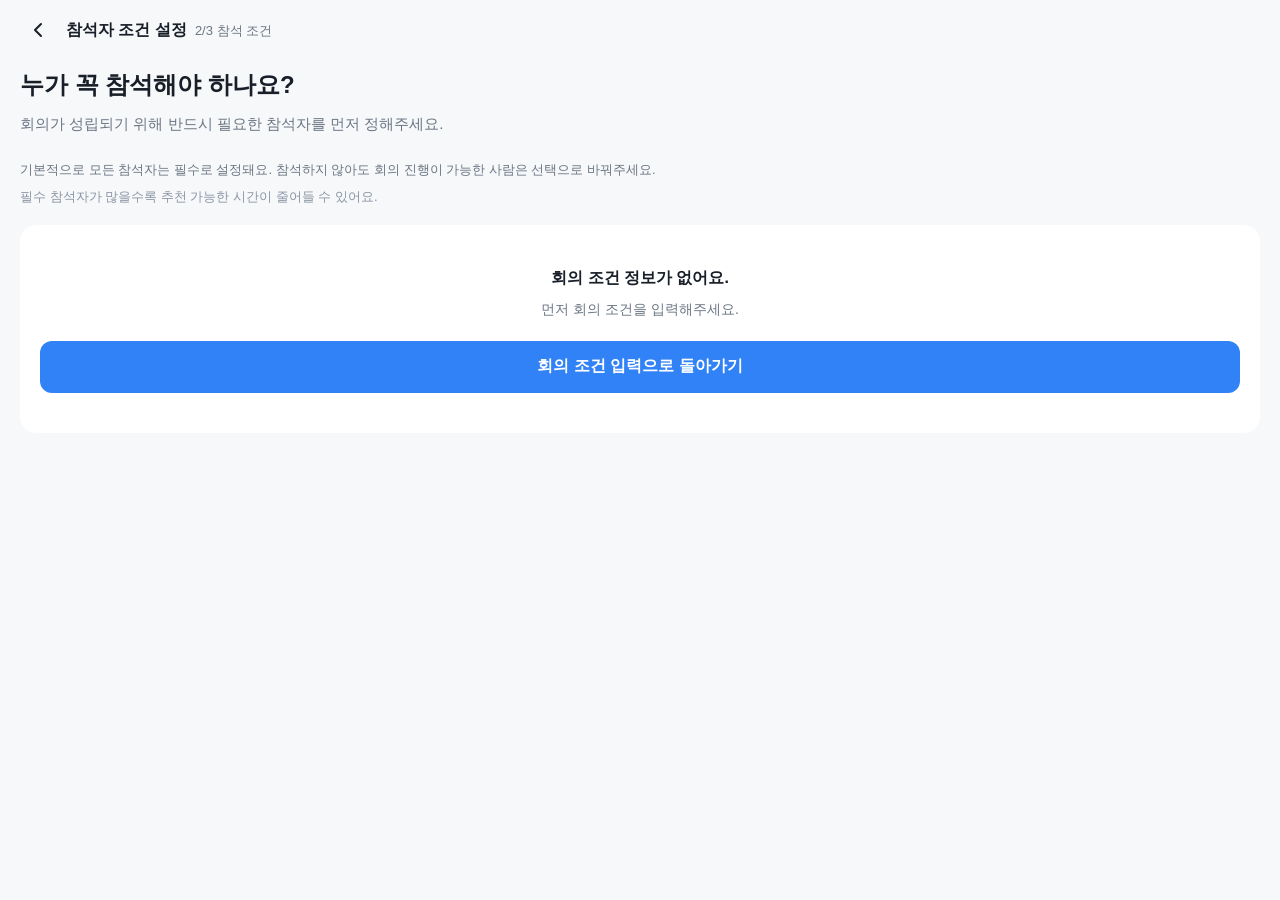
<file: participants.html>
<!DOCTYPE html>
<html lang="ko">
<head>
  <meta charset="UTF-8" />
  <meta name="viewport" content="width=device-width, initial-scale=1.0, maximum-scale=1.0, user-scalable=no" />
  <title>참석자 조건 설정 - Align Time</title>
  <link rel="stylesheet" href="participants.css" />
</head>
<body>

  <header class="pa-header">
    <button class="pa-back-btn" id="back-btn" type="button" aria-label="뒤로가기">
      <svg width="24" height="24" viewBox="0 0 24 24" fill="none">
        <path d="M15 18L9 12L15 6" stroke="#191F28" stroke-width="2" stroke-linecap="round" stroke-linejoin="round"/>
      </svg>
    </button>
    <div class="pa-header-text">
      <h1 class="pa-header-title">참석자 조건 설정</h1>
      <span class="pa-header-step">2/3 참석 조건</span>
    </div>
  </header>

  <main class="pa-main">

    <section class="pa-hero">
      <h2 class="pa-hero-title">누가 꼭 참석해야 하나요?</h2>
      <p class="pa-hero-desc">회의가 성립되기 위해 반드시 필요한 참석자를 먼저 정해주세요.</p>
    </section>

    <p class="pa-info-text">기본적으로 모든 참석자는 필수로 설정돼요. 참석하지 않아도 회의 진행이 가능한 사람은 선택으로 바꿔주세요.</p>
    <p class="pa-info-text pa-info-text-sub">필수 참석자가 많을수록 추천 가능한 시간이 줄어들 수 있어요.</p>

    <section class="pa-summary-card" id="summary-card">
    </section>

    <section id="participant-list" class="pa-list-section"></section>

    <section id="no-data-section" class="pa-no-data" style="display:none">
      <strong class="pa-no-data-title">회의 조건 정보가 없어요.</strong>
      <p class="pa-no-data-desc">먼저 회의 조건을 입력해주세요.</p>
      <button class="pa-btn-primary" id="go-back-btn" type="button">회의 조건 입력으로 돌아가기</button>
    </section>

    <section class="pa-condition-section" id="condition-section">
      <h3 class="pa-section-title">회의 성립 조건</h3>
      <div class="pa-condition-card">
        <div class="pa-condition-count">
          <span class="pa-count-badge" id="required-count">필수 0명</span>
          <span class="pa-count-badge pa-count-badge-optional" id="optional-count">선택 0명</span>
        </div>
        <p class="pa-condition-rule" id="condition-rule-1"></p>
        <p class="pa-condition-rule" id="condition-rule-2"></p>
        <p class="pa-condition-rule" id="condition-rule-3"></p>
      </div>
    </section>

  </main>

  <div class="pa-bottom-cta">
    <button class="pa-btn-primary" id="submit-btn" type="button">확정 가능 시간 찾기</button>
  </div>

  <div id="toast" class="pa-toast"></div>

  <script src="participants.js"></script>
</body>
</html>
</file>
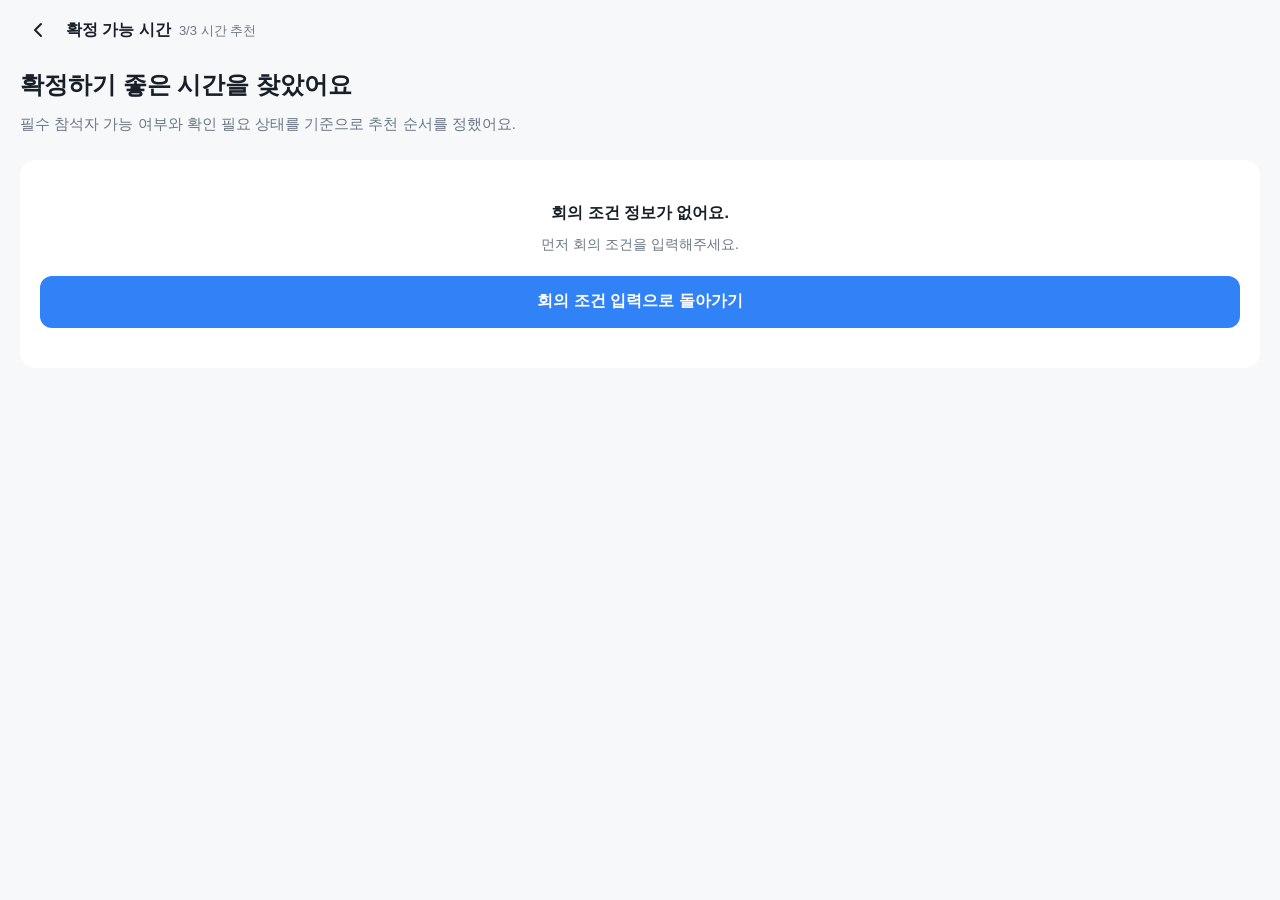
<file: results.html>
<!DOCTYPE html>
<html lang="ko">
<head>
  <meta charset="UTF-8" />
  <meta name="viewport" content="width=device-width, initial-scale=1.0, maximum-scale=1.0, user-scalable=no" />
  <title>확정 가능 시간 - Align Time</title>
  <link rel="stylesheet" href="results.css" />
</head>
<body>

  <header class="rs-header">
    <button class="rs-back-btn" id="back-btn" type="button" aria-label="뒤로가기">
      <svg width="24" height="24" viewBox="0 0 24 24" fill="none">
        <path d="M15 18L9 12L15 6" stroke="#191F28" stroke-width="2" stroke-linecap="round" stroke-linejoin="round"/>
      </svg>
    </button>
    <div class="rs-header-text">
      <h1 class="rs-header-title">확정 가능 시간</h1>
      <span class="rs-header-step">3/3 시간 추천</span>
    </div>
  </header>

  <main class="rs-main">

    <section class="rs-hero">
      <h2 class="rs-hero-title">확정하기 좋은 시간을 찾았어요</h2>
      <p class="rs-hero-desc">필수 참석자 가능 여부와 확인 필요 상태를 기준으로 추천 순서를 정했어요.</p>
    </section>

    <section class="rs-summary-card" id="summary-card"></section>

    <section id="no-data-section" class="rs-no-data" style="display:none">
      <strong class="rs-no-data-title">회의 조건 정보가 없어요.</strong>
      <p class="rs-no-data-desc">먼저 회의 조건을 입력해주세요.</p>
      <button class="rs-btn-primary" id="go-back-btn" type="button">회의 조건 입력으로 돌아가기</button>
    </section>

    <section id="content-section">
      <div class="rs-filter-group" id="filter-group">
        <button class="rs-filter-chip rs-filter-active" data-filter="전체" type="button">전체</button>
        <button class="rs-filter-chip" data-filter="추천" type="button">추천</button>
        <button class="rs-filter-chip" data-filter="확인 필요" type="button">확인 필요</button>
        <button class="rs-filter-chip" data-filter="비추천" type="button">비추천</button>
      </div>

      <div id="candidate-list" class="rs-candidate-list"></div>

      <div id="empty-filter" class="rs-empty-filter" style="display:none">
        <strong class="rs-empty-title">해당하는 후보 시간이 없어요</strong>
        <p class="rs-empty-desc">다른 필터를 선택해 후보 시간을 확인해보세요.</p>
      </div>
    </section>

  </main>

  <div class="rs-bottom-cta">
    <button class="rs-btn-primary" id="submit-btn" type="button">가장 추천 시간으로 선택하기</button>
  </div>

  <div id="toast" class="rs-toast"></div>

  <script src="results.js"></script>
</body>
</html>
</file>
<file: styles.css>
:root {
  --space-4: 4px;
  --space-8: 8px;
  --space-12: 12px;
  --space-16: 16px;
  --space-20: 20px;
  --space-24: 24px;
  --space-28: 28px;
  --space-32: 32px;
  --space-36: 36px;
  --space-40: 40px;
  --header-height: 72px;
  --sidebar-width: 76px;
  --right-panel-width: clamp(360px, 20.94vw, 402px);
  --content-gutter: clamp(28px, 1.875vw, 36px);
  --task-table-columns: 48px minmax(56px, 0.5fr) minmax(92px, 0.78fr) minmax(220px, 1.8fr) minmax(132px, 1fr) minmax(220px, 1.75fr) minmax(160px, 1.18fr) minmax(170px, 1.32fr);
  --task-cell-x-padding: 12px;
  --task-index-x-padding: 10px;
  --task-action-button-width: 158px;
  --task-cell-font-size: 16px;
  --received-table-columns: minmax(110px, 0.85fr) minmax(200px, 1.35fr) minmax(140px, 0.95fr) minmax(200px, 1.3fr) minmax(100px, 0.75fr) minmax(220px, 1.45fr) minmax(168px, 1fr);
  --received-action-button-width: 144px;
  --color-bg: #F8F9FB;
  --color-white: #FFFFFF;
  --color-blue: #3564FF;
  --color-blue-dark: #2B58F0;
  --color-text-primary: #171A1F;
  --color-text-secondary: #343B46;
  --color-text-tertiary: #5F6673;
  --color-border: #E5E8EB;
  --color-card-border: #D6DADE;
  --color-search-border: #D7DEE8;
  --color-summary-bg: #EEF3FF;
  --color-red-bg: #FEF2F2;
  --color-red-text: #C92A2A;
  --color-yellow-bg: #FFF7E6;
  --color-yellow-text: #B86B00;
  --color-green-bg: #EAF8F0;
  --color-green-text: #0F7A38;
}

* {
  margin: 0;
  padding: 0;
  box-sizing: border-box;
}

body {
  font-family: "Pretendard", -apple-system, BlinkMacSystemFont, "Segoe UI", sans-serif;
  background: var(--color-bg);
  color: var(--color-text-primary);
  line-height: 1.6;
  -webkit-font-smoothing: antialiased;
  overflow-x: hidden;
}

button {
  cursor: pointer;
  font-family: inherit;
  border: none;
  background: none;
}

ul {
  list-style: disc;
  padding-left: 27px;
}

/* ─── Header ─── */

.top-header {
  position: sticky;
  top: 0;
  z-index: 100;
  height: var(--header-height);
  background: var(--color-white);
  border-bottom: 1px solid var(--color-border);
  display: flex;
  align-items: center;
  justify-content: space-between;
  padding: 0 28px;
  box-shadow: 0 1px 4px rgba(0,0,0,0.08);
}

.header-left {
  display: flex;
  align-items: center;
}

.header-logo {
  font-family: "Kakao Small Sans", "Pretendard", -apple-system, BlinkMacSystemFont, "Segoe UI", sans-serif;
  font-size: 28px;
  font-weight: 700;
  color: var(--color-text-primary);
  line-height: 40px;
  letter-spacing: -1px;
}

.header-right {
  display: flex;
  align-items: center;
  gap: 16px;
}

.search-box {
  display: flex;
  align-items: center;
  gap: 12px;
  width: 260px;
  height: 48px;
  padding: 6px 24px;
  border: 1px solid var(--color-search-border);
  border-radius: 10px;
  background: var(--color-white);
}

.search-icon {
  flex-shrink: 0;
}

.icon-mask {
  display: inline-block;
  width: 24px;
  height: 24px;
  flex-shrink: 0;
  background-color: currentColor;
  -webkit-mask: var(--icon-url) center / contain no-repeat;
  mask: var(--icon-url) center / contain no-repeat;
}

.icon-home { --icon-url: url("assets/icons/home.svg"); }
.icon-calendar { --icon-url: url("assets/icons/calendar.svg"); }
.icon-meetings { --icon-url: url("assets/icons/meetings.svg"); }
.icon-message { --icon-url: url("assets/icons/message.svg"); }
.icon-contacts { --icon-url: url("assets/icons/contacts.svg"); }
.icon-mail { --icon-url: url("assets/icons/mail.svg"); }
.icon-search { --icon-url: url("assets/icons/search.svg"); }
.icon-plus { --icon-url: url("assets/icons/plus.svg"); }
.icon-notification { --icon-url: url("assets/icons/notification.svg"); }
.icon-settings { --icon-url: url("assets/icons/settings.svg"); }
.icon-schedule { --icon-url: url("assets/icons/schedule.svg"); }
.icon-more { --icon-url: url("assets/icons/more.svg"); }
.icon-chevron-left { --icon-url: url("assets/icons/chevron-left.svg"); }
.icon-chevron-right { --icon-url: url("assets/icons/chevron-right.svg"); }
.icon-chevron-down { --icon-url: url("assets/icons/chevron-down.svg"); }

.search-box {
  color: var(--color-text-tertiary);
}

.search-placeholder {
  font-size: 16px;
  font-weight: 500;
  color: var(--color-text-tertiary);
  line-height: 24px;
}

.icon-btn {
  display: flex;
  align-items: center;
  justify-content: center;
  width: 24px;
  height: 24px;
  color: var(--color-text-primary);
}

.profile-avatar {
  width: 42px;
  height: 42px;
  border-radius: 50%;
  background: var(--color-text-secondary);
  color: var(--color-white);
  display: flex;
  align-items: center;
  justify-content: center;
  font-size: 20px;
  font-weight: 700;
  line-height: 1;
}

/* ─── Body Layout ─── */

.app-layout {
  min-height: 100vh;
}

.body-layout {
  display: grid;
  grid-template-columns: var(--sidebar-width) minmax(0, 1fr) var(--right-panel-width);
  width: 100%;
  min-height: calc(100dvh - var(--header-height));
  overflow-x: hidden;
}

/* ─── Sidebar ─── */

.sidebar {
  position: fixed;
  top: var(--header-height);
  left: 0;
  width: var(--sidebar-width);
  height: calc(100dvh - var(--header-height));
  background: var(--color-white);
  border-right: 1px solid var(--color-border);
  display: flex;
  flex-direction: column;
  align-items: center;
  justify-content: space-between;
  padding: 24px 16px;
  flex-shrink: 0;
}

.sidebar-nav {
  display: flex;
  flex-direction: column;
  align-items: center;
  gap: 12px;
  width: 100%;
}

.sidebar-icon-btn {
  position: relative;
  display: flex;
  align-items: center;
  justify-content: center;
  width: 44px;
  height: 44px;
  border-radius: 8px;
  background: var(--color-bg);
  color: var(--color-text-tertiary);
  transition: background 0.15s;
}

.sidebar-icon-btn[data-tooltip]::after {
  position: absolute;
  left: calc(100% + 12px);
  top: 50%;
  z-index: 200;
  padding: 8px 10px;
  border-radius: 8px;
  background: #171A1F;
  color: var(--color-white);
  box-shadow: 0 8px 20px rgba(15, 23, 42, 0.16);
  content: attr(data-tooltip);
  font-size: 13px;
  font-weight: 600;
  line-height: 18px;
  opacity: 0;
  pointer-events: none;
  transform: translateY(-50%) translateX(-4px);
  transition: opacity 140ms ease, transform 140ms ease, visibility 140ms ease;
  visibility: hidden;
  white-space: nowrap;
}

.sidebar-icon-btn[data-tooltip]:hover::after,
.sidebar-icon-btn[data-tooltip]:focus-visible::after {
  opacity: 1;
  transform: translateY(-50%) translateX(0);
  visibility: visible;
}

.sidebar-icon-btn:hover {
  background: #EEF3FF;
}

.sidebar-icon-active {
  background: var(--color-blue);
  color: var(--color-white);
}

.sidebar-icon-active:hover {
  background: var(--color-blue);
}

.sidebar-more-btn {
  display: flex;
  align-items: center;
  justify-content: center;
  width: 44px;
  height: 44px;
  color: var(--color-text-primary);
}

/* ─── Main Content ─── */

.dashboard-main {
  grid-column: 2;
  min-width: 0;
  padding: 40px var(--content-gutter) 64px;
  display: flex;
  flex-direction: column;
  gap: 40px;
  overflow-x: hidden;
}

.main-top-bar {
  display: flex;
  align-items: flex-start;
  justify-content: space-between;
}

.main-title {
  font-size: 32px;
  font-weight: 800;
  color: var(--color-text-primary);
  line-height: 40px;
  letter-spacing: -0.5px;
}

.btn-add-schedule {
  display: inline-flex;
  align-items: center;
  gap: 8px;
  padding: 12px 14px;
  border: 1px solid var(--color-text-tertiary);
  border-radius: 8px;
  font-size: 16px;
  font-weight: 500;
  color: var(--color-text-secondary);
  background: transparent;
  line-height: 24px;
  height: 48px;
}

.btn-add-schedule:hover {
  background: var(--color-bg);
}

.btn-add-schedule .icon-mask {
  width: 20px;
  height: 20px;
}

/* ─── Summary Banner ─── */

.summary-banner {
  background: var(--color-summary-bg);
  border: 1px solid var(--color-border);
  border-radius: 12px;
  padding: 24px var(--space-40);
  display: flex;
  flex-direction: column;
  align-items: flex-start;
  gap: 12px;
  width: 100%;
  min-height: 116px;
}

.summary-title {
  display: flex;
  align-items: center;
  gap: 8px;
  font-size: 22px;
  font-weight: 700;
  line-height: 32px;
  white-space: nowrap;
}

.summary-title-text {
  color: var(--color-text-primary);
}

.summary-title-count {
  color: var(--color-blue);
}

.summary-tags {
  display: flex;
  align-items: center;
  gap: 8px;
  flex-wrap: wrap;
}

.summary-tag {
  display: inline-flex;
  align-items: center;
  gap: 4px;
  font-size: 16px;
  font-weight: 400;
  line-height: 24px;
  color: var(--color-text-primary);
  white-space: nowrap;
}

.tag-label {
  font-weight: 400;
}

.summary-tag strong {
  font-weight: 600;
}

.tag-dot {
  width: 4px;
  height: 4px;
  border-radius: 50%;
  background: var(--color-text-primary);
  flex-shrink: 0;
}

/* ─── Section Common ─── */

.section-header-block {
  display: flex;
  flex-direction: column;
  gap: 8px;
}

.section-title-large {
  font-size: 24px;
  font-weight: 700;
  color: var(--color-text-primary);
  line-height: 32px;
}

.section-desc-large {
  font-size: 16px;
  font-weight: 400;
  color: var(--color-text-secondary);
  line-height: 24px;
}

/* ─── Urgent Section ─── */

.urgent-section {
  background: var(--color-white);
  border: 1px solid var(--color-border);
  border-radius: 12px;
  padding: 40px;
  display: flex;
  flex-direction: column;
  gap: 0;
  width: 100%;
  min-width: 0;
}

.urgent-heading-row {
  display: flex;
  align-items: center;
  gap: 14px;
  min-width: 0;
}

.urgent-total {
  font-size: 24px;
  font-weight: 500;
  line-height: 32px;
  color: var(--color-blue);
  white-space: nowrap;
}

.urgent-toolbar {
  display: flex;
  justify-content: space-between;
  align-items: center;
  gap: 20px;
  min-width: 0;
  margin-top: 32px;
}

.filter-chips {
  display: flex;
  align-items: center;
  gap: 10px;
  min-width: 0;
  flex-wrap: nowrap;
}

.filter-chip {
  height: 36px;
  padding: 0 12px;
  border: 1px solid var(--color-search-border);
  border-radius: 7px;
  background: var(--color-white);
  color: #9AA3AF;
  font-size: 16px;
  font-weight: 500;
  line-height: 22px;
  white-space: nowrap;
}

.filter-chip-active {
  background: #EEF3FF;
  border-color: #2B58F0;
  color: #3564FF;
}

.urgent-search {
  width: min(260px, 30%);
  min-width: 210px;
  height: 40px;
}

.task-table {
  width: 100%;
  min-width: 0;
  overflow: hidden;
  margin-top: 28px;
}

.task-row {
  display: grid;
  grid-template-columns: var(--task-table-columns);
  align-items: center;
  min-height: 62px;
  border-bottom: 1px solid var(--color-border);
  min-width: 0;
}

.task-head {
  min-height: 50px;
  background: #F6F7F9;
  color: var(--color-text-tertiary);
  border-top: 1px solid var(--color-border);
}

.task-cell {
  min-width: 0;
  padding: 0 var(--task-cell-x-padding);
  font-size: var(--task-cell-font-size);
  font-weight: 500;
  line-height: 24px;
  color: var(--color-text-secondary);
  white-space: nowrap;
  overflow: hidden;
  text-overflow: ellipsis;
}

.task-head .task-cell {
  color: var(--color-text-secondary);
  font-weight: 700;
}

.task-index {
  display: flex;
  align-items: center;
  justify-content: center;
  padding: 0 var(--task-index-x-padding);
}

.task-index span {
  display: inline-flex;
  align-items: center;
  justify-content: center;
  width: 24px;
  height: 24px;
  border-radius: 8px;
  background: #EEF1F5;
  color: #7E8793;
  font-size: 13px;
  font-weight: 700;
  line-height: 20px;
}

.task-type,
.task-title {
  color: var(--color-text-primary);
}

.task-status {
  display: inline-flex;
  align-items: center;
  justify-content: center;
  max-width: 100%;
  height: 28px;
  padding: 0 12px;
  border-radius: 999px;
  font-size: 12px;
  font-weight: 700;
  line-height: 20px;
  white-space: nowrap;
}

.status-urgent {
  background: var(--color-red-bg);
  color: var(--color-red-text);
}

.status-waiting {
  background: var(--color-yellow-bg);
  color: var(--color-yellow-text);
}

.status-info {
  background: #EEF3FF;
  color: var(--color-blue);
}

.task-action,
.task-action-head {
  display: flex;
  padding-right: var(--task-cell-x-padding);
  padding-left: var(--task-cell-x-padding);
}

.task-action {
  justify-content: flex-end;
}

.task-action-head {
  justify-content: flex-start;
}

.task-action-btn {
  width: min(var(--task-action-button-width), 100%);
  height: 38px;
  border: 1px solid var(--color-search-border);
  border-radius: 8px;
  background: var(--color-white);
  color: var(--color-blue);
  font-size: 16px;
  font-weight: 700;
  line-height: 24px;
  white-space: nowrap;
  overflow: hidden;
  text-overflow: ellipsis;
}

.task-action-primary {
  background: var(--color-blue);
  border-color: var(--color-blue);
  color: var(--color-white);
}

.urgent-card .btn-primary-full,
.urgent-card .btn-secondary-full,
.received-card .btn-secondary-full {
  margin-top: 24px;
}

.card-badge {
  display: inline-block;
  padding: 4px 12px;
  border-radius: 999px;
  font-size: 12px;
  font-weight: 600;
  line-height: 18px;
  align-self: flex-start;
}

.card-badge-red {
  background: var(--color-red-bg);
  color: var(--color-red-text);
}

.card-badge-yellow {
  background: var(--color-yellow-bg);
  color: var(--color-yellow-text);
}

.card-text-block {
  display: flex;
  flex-direction: column;
  gap: 6px;
}

.card-title {
  font-size: 18px;
  font-weight: 700;
  color: var(--color-text-primary);
  line-height: 26px;
  word-break: keep-all;
  overflow-wrap: break-word;
}

.card-subtitle {
  font-size: 16px;
  font-weight: 500;
  color: var(--color-text-secondary);
  line-height: 24px;
}

.card-meta-grid {
  display: flex;
  flex-direction: column;
  gap: 14px;
}

.card-meta-row {
  display: flex;
  gap: 20px;
  font-size: 14px;
  line-height: 20px;
}

.meta-label {
  color: var(--color-text-secondary);
  width: 52px;
  flex-shrink: 0;
  font-weight: 400;
}

.meta-value {
  color: var(--color-text-primary);
  font-size: 16px;
  font-weight: 400;
  line-height: 24px;
  white-space: nowrap;
}

.card-note {
  font-size: 16px;
  font-weight: 400;
  line-height: 24px;
}

.card-note-blue {
  color: var(--color-blue);
}

.card-note-red {
  color: var(--color-red-text);
}

.card-note-yellow {
  color: var(--color-yellow-text);
}

/* ─── Buttons ─── */

.btn-primary-full {
  display: flex;
  align-items: center;
  justify-content: center;
  width: 100%;
  height: 44px;
  padding: 0 16px;
  background: var(--color-blue);
  border: none;
  border-radius: 10px;
  font-size: 16px;
  font-weight: 700;
  color: var(--color-white);
  line-height: 24px;
  transition: opacity 0.15s;
}

.btn-primary-full:hover {
  opacity: 0.9;
}

.btn-secondary-full {
  display: flex;
  align-items: center;
  justify-content: center;
  width: 100%;
  height: 44px;
  padding: 0 16px;
  background: var(--color-white);
  border: 1px solid var(--color-search-border);
  border-radius: 10px;
  font-size: 16px;
  font-weight: 700;
  color: var(--color-blue);
  line-height: 24px;
  transition: background 0.15s;
}

.btn-secondary-full:hover {
  background: var(--color-bg);
}

/* ─── Bottom Row ─── */

.bottom-row {
  display: flex;
  flex-direction: column;
  gap: 40px;
  align-items: flex-start;
  width: 100%;
  min-width: 0;
}

/* ─── Next Schedule Section ─── */

.next-schedule-section {
  background: var(--color-white);
  border: 1px solid var(--color-border);
  border-radius: 14px;
  padding: 28px;
  display: flex;
  flex-direction: column;
  gap: 22px;
  width: clamp(420px, 26.666vw, 512px);
  max-width: 100%;
  min-height: 0;
  min-width: 0;
}

.next-schedule-header {
  display: flex;
  align-items: center;
  justify-content: space-between;
  gap: 16px;
  width: 100%;
  min-width: 0;
}

.next-schedule-title-row {
  display: flex;
  align-items: center;
  gap: 6px;
  flex-wrap: nowrap;
  white-space: nowrap;
  min-width: 0;
  flex: 1 1 auto;
}

.next-schedule-title {
  font-size: 19px;
  font-weight: 700;
  line-height: 28px;
  color: var(--color-text-primary);
}

.next-schedule-title-blue {
  color: var(--color-blue-dark);
}

.next-schedule-urgent {
  font-size: 13px;
  font-weight: 600;
  color: var(--color-yellow-text);
  line-height: 20px;
  white-space: nowrap;
  flex: 0 0 auto;
}

.next-schedule-body {
  display: flex;
  flex-direction: column;
  gap: 0;
  width: 100%;
}

.next-schedule-info {
  display: grid;
  grid-template-columns: minmax(112px, 0.48fr) minmax(0, 1fr);
  gap: 12px;
  align-items: start;
  padding: 14px 0;
  border-bottom: 1px solid #E1E3E6;
}

.next-schedule-info:first-child {
  padding-top: 0;
}

.next-schedule-info:last-child {
  padding-bottom: 0;
  border-bottom: none;
}

.next-schedule-time {
  font-size: 15px;
  font-weight: 700;
  color: var(--color-text-primary);
  line-height: 24px;
  white-space: nowrap;
}

.next-schedule-location {
  font-size: 15px;
  font-weight: 400;
  color: var(--color-text-secondary);
  line-height: 24px;
  min-width: 0;
}

.next-schedule-list {
  display: flex;
  flex-direction: column;
  gap: 8px;
  font-size: 15px;
  font-weight: 400;
  color: var(--color-text-secondary);
  line-height: 24px;
  min-width: 0;
}

/* ─── Received Section ─── */

.received-section {
  background: var(--color-white);
  border: 1px solid var(--color-border);
  border-radius: 12px;
  padding: 40px;
  display: flex;
  flex-direction: column;
  gap: 28px;
  width: 100%;
  min-width: 0;
}

.received-table {
  width: 100%;
  min-width: 0;
  overflow: hidden;
}

.received-row {
  display: grid;
  grid-template-columns: var(--received-table-columns);
  align-items: center;
  min-height: 80px;
  border-bottom: 1px solid var(--color-border);
  min-width: 0;
}

.received-head {
  min-height: 50px;
  background: #F6F7F9;
  border-top: 1px solid var(--color-border);
  color: var(--color-text-secondary);
}

.received-cell {
  min-width: 0;
  padding: 0 12px;
  font-size: 16px;
  font-weight: 500;
  line-height: 24px;
  color: var(--color-text-secondary);
  white-space: nowrap;
  overflow: hidden;
  text-overflow: ellipsis;
}

.received-head .received-cell {
  color: var(--color-text-secondary);
  font-weight: 700;
}

.received-title {
  color: var(--color-text-primary);
}

.received-status-good {
  color: var(--color-green-text);
}

.received-status-bad {
  color: var(--color-red-text);
}

.received-action,
.received-action-head {
  display: flex;
}

.received-action {
  justify-content: flex-end;
}

.received-action-head {
  justify-content: flex-start;
}

.received-action .task-action-btn {
  width: min(var(--received-action-button-width), 100%);
}

/* ─── Right Panel ─── */

.dashboard-aside {
  grid-column: 3;
  width: var(--right-panel-width);
  min-width: 0;
  position: fixed;
  top: var(--header-height);
  right: 0;
  height: calc(100dvh - var(--header-height));
  overflow-y: auto;
  overflow-x: hidden;
  padding: 40px 40px 40px 0;
  background: transparent;
  border-left: 0;
  box-shadow: none;
}

.aside-section {
  padding: 0 25px;
}

.aside-section + .aside-divider {
  margin: 20px 0;
}

.aside-divider {
  border: none;
  border-top: 1px solid var(--color-border);
}

.aside-content {
  width: 362px;
  max-width: 100%;
  min-height: 856px;
  margin: 0;
  background: var(--color-white);
  border: 1px solid var(--color-border);
  border-radius: 8px;
  box-shadow: 0 6px 18px rgba(17, 24, 39, 0.08);
  padding: 45px 0 40px;
}

/* Profile */
.aside-profile-top {
  display: flex;
  align-items: flex-start;
  gap: 10px;
  justify-content: space-between;
}

.aside-profile-left {
  display: flex;
  align-items: center;
  gap: 10px;
}

.aside-avatar {
  width: 38px;
  height: 38px;
  border-radius: 50%;
  background: var(--color-text-secondary);
  color: var(--color-white);
  display: flex;
  align-items: center;
  justify-content: center;
  font-size: 16px;
  font-weight: 700;
  flex-shrink: 0;
}

.aside-profile-info {
  display: flex;
  flex-direction: column;
  gap: 2px;
}

.aside-profile-name {
  font-size: 18px;
  font-weight: 700;
  color: var(--color-text-primary);
  line-height: 26px;
}

.aside-profile-role {
  font-size: 13px;
  font-weight: 400;
  color: var(--color-text-tertiary);
  line-height: 18px;
  padding-top: 1px;
}

.aside-profile-status {
  display: flex;
  align-items: center;
  gap: 4px;
  flex-shrink: 0;
}

.aside-status-indicator {
  width: 6px;
  height: 6px;
  border-radius: 50%;
  background: var(--color-green-text);
  flex-shrink: 0;
}

.aside-status-working {
  font-size: 13px;
  font-weight: 400;
  color: var(--color-green-text);
  line-height: 18px;
}

.aside-profile-bottom {
  display: flex;
  flex-direction: column;
  gap: 4px;
  margin-top: 10px;
  margin-left: 48px;
}

.aside-available-text {
  font-size: 14px;
  font-weight: 400;
  color: var(--color-text-secondary);
  line-height: 20px;
}

.aside-status-link {
  display: inline-flex;
  align-items: center;
  gap: 4px;
  font-size: 14px;
  font-weight: 400;
  color: var(--color-blue);
  line-height: 20px;
  margin-top: 4px;
  padding: 0;
  background: none;
  border: none;
}

.aside-status-link:hover {
  text-decoration: underline;
}

.aside-status-link .icon-mask {
  width: 20px;
  height: 20px;
}

/* Calendar */
.aside-calendar-header {
  display: flex;
  align-items: center;
  justify-content: flex-start;
  gap: 16px;
  margin-bottom: 14px;
}

.aside-calendar-title {
  order: 1;
  margin-right: auto;
  font-size: 18px;
  font-weight: 700;
  color: var(--color-text-primary);
  line-height: 26px;
}

.cal-nav-btn {
  order: 2;
  display: flex;
  align-items: center;
  justify-content: center;
  width: 16px;
  height: 16px;
  background: none;
  border: none;
}

#cal-next {
  order: 3;
}

#cal-prev {
  color: #A8ADB5;
}

#cal-next {
  color: #171A1F;
}

.cal-nav-btn svg {
  display: block;
}

.cal-nav-btn .icon-mask {
  width: 16px;
  height: 16px;
}

.aside-calendar-weekdays {
  display: grid;
  grid-template-columns: repeat(7, 1fr);
  margin-bottom: 6px;
}

.aside-calendar-weekdays span {
  text-align: center;
  font-size: 13px;
  font-weight: 500;
  color: var(--color-text-primary);
  line-height: 1;
  padding: 4px 0;
}

.aside-calendar-weekdays span:first-child,
.aside-calendar-weekdays span:last-child {
  color: #A8ADB5;
}

.aside-calendar-grid {
  display: grid;
  grid-template-columns: repeat(7, 1fr);
  column-gap: 12px;
  row-gap: 6px;
}

.cal-day {
  display: flex;
  align-items: center;
  justify-content: center;
  height: 28px;
  font-size: 14px;
  font-weight: 500;
  color: var(--color-text-primary);
  line-height: 1;
  border-radius: 50%;
  width: 28px;
  margin: 0 auto;
}

.cal-day-other {
  color: #A8ADB5;
}

.cal-day-sat {
  color: #A8ADB5;
}

.cal-day-sun {
  color: #A8ADB5;
}

.cal-day-today {
  background: var(--color-blue);
  color: var(--color-white);
}

/* Today Schedule */
.aside-today-title {
  font-size: 18px;
  font-weight: 700;
  color: var(--color-text-primary);
  line-height: 26px;
  margin-bottom: 10px;
}

.aside-today-item {
  display: flex;
  gap: 8px;
  align-items: center;
  padding: 10px 0;
  border-bottom: 1px solid var(--color-summary-bg);
}

.aside-today-item:last-of-type {
  border-bottom: none;
}

.today-time {
  min-width: 100px;
  font-size: 14px;
  font-weight: 500;
  color: var(--color-text-tertiary);
  line-height: 20px;
  flex-shrink: 0;
}

.today-name {
  font-size: 14px;
  font-weight: 500;
  color: var(--color-text-primary);
  line-height: 20px;
}

.aside-today-link {
  display: flex;
  align-items: center;
  justify-content: flex-start;
  width: 142px;
  height: 44px;
  padding: 0 16px;
  margin-top: 16px;
  background: var(--color-white);
  border: 1px solid var(--color-search-border);
  border-radius: 10px;
  font-size: 16px;
  font-weight: 700;
  color: var(--color-blue);
  line-height: 24px;
  white-space: nowrap;
  transition: background 0.15s;
}

.aside-today-link:hover {
  background: var(--color-bg);
}

/* ─── Toast ─── */

.toast {
  position: fixed;
  bottom: 40px;
  left: 50%;
  transform: translateX(-50%);
  background: #1F1F1F;
  color: var(--color-white);
  font-size: 14px;
  padding: 14px 28px;
  border-radius: 12px;
  opacity: 0;
  transition: opacity 0.25s ease;
  pointer-events: none;
  white-space: nowrap;
  z-index: 100;
}

.toast-visible {
  opacity: 1;
}

/* ─── Responsive ─── */

@media (max-width: 1280px) {
  .body-layout {
    grid-template-columns: 76px minmax(0, 1fr);
  }

  .dashboard-aside {
    display: none;
  }
}

@media (max-width: 1600px) and (min-width: 1281px) {
  :root {
    --right-panel-width: 360px;
    --content-gutter: 28px;
    --task-table-columns: 36px minmax(44px, 0.42fr) minmax(78px, 0.72fr) minmax(170px, 1.5fr) minmax(106px, 0.9fr) minmax(160px, 1.42fr) minmax(132px, 1.08fr) minmax(152px, 1.28fr);
    --task-cell-x-padding: 8px;
    --task-index-x-padding: 6px;
    --task-action-button-width: 148px;
    --task-cell-font-size: 14px;
    --received-table-columns: minmax(92px, 0.76fr) minmax(160px, 1.24fr) minmax(122px, 0.86fr) minmax(166px, 1.16fr) minmax(86px, 0.64fr) minmax(162px, 1.12fr) minmax(144px, 0.9fr);
    --received-action-button-width: 140px;
  }

  .urgent-section {
    padding: 36px 32px;
  }

  .summary-banner,
  .next-schedule-section,
  .received-section {
    padding-left: 40px;
    padding-right: 40px;
  }

  .task-status {
    padding: 0 10px;
    font-size: 12px;
  }

  .task-action-btn {
    font-size: 14px;
  }

  .received-cell {
    padding: 0 8px;
    font-size: 14px;
  }

  .urgent-search {
    width: 240px;
    min-width: 220px;
  }
}

@media (max-width: 1024px) {
  .dashboard-main {
    padding: 32px 24px 60px;
  }
  .bottom-row {
    grid-template-columns: 1fr;
  }
  .next-schedule-section {
    width: 100%;
  }
  .received-section {
    width: 100%;
  }
  .received-cards {
    grid-template-columns: 1fr;
  }
}

@media (max-width: 900px) {
  .body-layout {
    grid-template-columns: 1fr;
  }

  .sidebar {
    position: relative;
    top: 0;
    width: 100%;
    height: auto;
    flex-direction: row;
    padding: 12px 16px;
  }
  .sidebar-nav {
    flex-direction: row;
    gap: 8px;
    overflow-x: auto;
  }
  .sidebar-more-btn {
    display: none;
  }
  .dashboard-main {
    grid-column: 1;
    padding: 24px 16px 48px;
  }
  .main-title {
    font-size: 26px;
  }
  .summary-title {
    font-size: 20px;
  }
  .urgent-cards {
    grid-template-columns: 1fr;
  }
  .summary-banner {
    padding: 20px 24px;
  }
}

@media (max-width: 600px) {
  .summary-tags {
    flex-wrap: wrap;
  }
  .btn-add-schedule {
    font-size: 15px;
    padding: 8px 12px;
  }
}
</file>
<file: confirm.css>
* {
  margin: 0;
  padding: 0;
  box-sizing: border-box;
}

body {
  font-family: -apple-system, BlinkMacSystemFont, "Segoe UI", Roboto, "Helvetica Neue", Arial, sans-serif;
  background: #F7F8FA;
  color: #191F28;
  line-height: 1.6;
  -webkit-font-smoothing: antialiased;
  padding-bottom: 120px;
}

button {
  -webkit-tap-highlight-color: transparent;
  cursor: pointer;
}

/* ─── Header ─── */

.cf-header {
  display: flex;
  align-items: center;
  gap: 8px;
  padding: 12px 20px;
  background: #F7F8FA;
}

.cf-header-title {
  font-size: 1rem;
  font-weight: 600;
  color: #191F28;
}

.cf-header-step {
  font-size: 0.8125rem;
  font-weight: 500;
  color: #6B7684;
  flex: 1;
}

.cf-home-btn {
  background: none;
  border: none;
  font-size: 0.9375rem;
  font-weight: 500;
  color: #3182F6;
  padding: 4px 0;
}

/* ─── Hero ─── */

.cf-hero {
  padding: 16px 20px 24px;
  text-align: center;
}

.cf-hero-icon {
  margin-bottom: 14px;
  display: flex;
  justify-content: center;
}

.cf-hero-title {
  font-size: 1.375rem;
  font-weight: 700;
  line-height: 1.4;
  color: #191F28;
  word-break: keep-all;
}

.cf-hero-desc {
  margin-top: 8px;
  font-size: 0.875rem;
  line-height: 1.6;
  color: #6B7684;
  word-break: keep-all;
}

/* ─── Sections ─── */

.cf-section {
  padding: 0 20px;
  margin-bottom: 28px;
}

.cf-section-title {
  font-size: 1.125rem;
  font-weight: 700;
  color: #191F28;
  margin-bottom: 14px;
}

.cf-sub-title {
  font-size: 0.9375rem;
  font-weight: 600;
  color: #191F28;
  margin-bottom: 10px;
}

/* ─── Confirmed Card ─── */

.cf-confirmed-card {
  margin: 0 20px 28px;
  background: #FFFFFF;
  border-radius: 16px;
  padding: 24px;
}

.cf-confirmed-name {
  font-size: 1.125rem;
  font-weight: 700;
  color: #191F28;
  margin-bottom: 16px;
}

.cf-confirmed-row {
  display: flex;
  justify-content: space-between;
  padding: 5px 0;
  font-size: 0.875rem;
}

.cf-confirmed-label {
  color: #6B7684;
}

.cf-confirmed-value {
  font-weight: 500;
  color: #191F28;
  text-align: right;
  max-width: 55%;
}

.cf-confirmed-badge {
  display: inline-block;
  font-size: 0.8125rem;
  font-weight: 600;
  color: #3182F6;
  background: #EEF4FF;
  padding: 4px 14px;
  border-radius: 20px;
  margin-top: 16px;
}

/* ─── Condition Card ─── */

.cf-condition-card {
  background: #FFFFFF;
  border-radius: 16px;
  padding: 20px;
}

.cf-condition-line {
  font-size: 0.875rem;
  color: #6B7684;
  line-height: 1.6;
  margin-bottom: 4px;
  word-break: keep-all;
}

.cf-condition-line:last-child {
  margin-bottom: 0;
}

/* ─── Participant Sections ─── */

.cf-participant-section {
  margin-bottom: 20px;
}

.cf-participant-section:last-child {
  margin-bottom: 0;
}

.cf-participant-list {
  display: flex;
  flex-wrap: wrap;
  gap: 8px;
}

.cf-participant-chip {
  display: inline-flex;
  align-items: center;
  gap: 6px;
  background: #FFFFFF;
  padding: 10px 14px;
  border-radius: 12px;
  border: 1px solid #E5E8EB;
}

.cf-chip-name {
  font-size: 0.875rem;
  font-weight: 500;
  color: #191F28;
}

.cf-chip-status {
  font-size: 0.75rem;
  font-weight: 600;
  padding: 2px 8px;
  border-radius: 8px;
}

.cf-chip-available {
  background: #E8F5E9;
  color: #2E7D32;
}

.cf-chip-impossible {
  background: #F0F2F5;
  color: #8B95A4;
}

.cf-chip-resolved {
  background: #EEF4FF;
  color: #3182F6;
}

.cf-chip-unresolved {
  background: #FFF3E0;
  color: #E65100;
}

/* ─── Actions Card ─── */

.cf-actions-card {
  background: #FFFFFF;
  border-radius: 16px;
  padding: 4px 20px;
}

.cf-action-item {
  display: flex;
  align-items: center;
  gap: 12px;
  padding: 16px 0;
  border-bottom: 1px solid #F0F2F5;
}

.cf-action-item:last-child {
  border-bottom: none;
}

.cf-action-info {
  flex: 1;
  min-width: 0;
}

.cf-action-title {
  display: block;
  font-size: 0.9375rem;
  font-weight: 600;
  color: #191F28;
  margin-bottom: 2px;
}

.cf-action-desc {
  font-size: 0.8125rem;
  color: #6B7684;
  line-height: 1.5;
  word-break: keep-all;
}

.cf-action-btn {
  flex-shrink: 0;
  min-height: 36px;
  padding: 0 14px;
  background: transparent;
  border: 1px solid #E5E8EB;
  border-radius: 10px;
  font-size: 0.8125rem;
  font-weight: 500;
  color: #6B7684;
  white-space: nowrap;
}

/* ─── No Data ─── */

.cf-no-data {
  margin: 0 20px 24px;
  background: #FFFFFF;
  border-radius: 16px;
  padding: 40px 20px;
  text-align: center;
}

.cf-no-data-title {
  display: block;
  font-size: 1rem;
  font-weight: 600;
  color: #191F28;
  margin-bottom: 8px;
}

.cf-no-data-desc {
  font-size: 0.875rem;
  color: #6B7684;
  line-height: 1.6;
  word-break: keep-all;
  margin-bottom: 20px;
}

/* ─── Bottom CTA ─── */

.cf-bottom-cta {
  position: fixed;
  bottom: 0;
  left: 0;
  right: 0;
  padding: 12px 20px;
  padding-bottom: max(12px, env(safe-area-inset-bottom));
  background: #F7F8FA;
  display: flex;
  flex-direction: column;
  gap: 8px;
}

.cf-btn-primary {
  display: flex;
  align-items: center;
  justify-content: center;
  width: 100%;
  min-height: 52px;
  background: #3182F6;
  border: none;
  border-radius: 12px;
  font-size: 1rem;
  font-weight: 600;
  color: #FFFFFF;
}

.cf-btn-primary:hover {
  background: #2771d6;
}

.cf-btn-secondary {
  display: flex;
  align-items: center;
  justify-content: center;
  width: 100%;
  min-height: 48px;
  background: transparent;
  border: 1px solid #E5E8EB;
  border-radius: 12px;
  font-size: 0.9375rem;
  font-weight: 500;
  color: #6B7684;
}

/* ─── Toast ─── */

.cf-toast {
  position: fixed;
  bottom: 140px;
  left: 50%;
  transform: translateX(-50%);
  background: #191F28;
  color: #FFFFFF;
  font-size: 0.875rem;
  padding: 12px 24px;
  border-radius: 12px;
  opacity: 0;
  transition: opacity 0.25s ease;
  pointer-events: none;
  white-space: nowrap;
  z-index: 100;
}

.cf-toast-visible {
  opacity: 1;
}
</file>
<file: create.css>
* {
  margin: 0;
  padding: 0;
  box-sizing: border-box;
}

body {
  font-family: -apple-system, BlinkMacSystemFont, "Segoe UI", Roboto, "Helvetica Neue", Arial, sans-serif;
  background: #F7F8FA;
  color: #191F28;
  line-height: 1.6;
  -webkit-font-smoothing: antialiased;
  padding-bottom: 88px;
}

button {
  -webkit-tap-highlight-color: transparent;
  cursor: pointer;
}

/* ─── Header ─── */

.create-header {
  display: flex;
  align-items: center;
  gap: 10px;
  padding: 12px 20px;
  background: #F7F8FA;
}

.back-btn {
  display: flex;
  align-items: center;
  justify-content: center;
  width: 36px;
  height: 36px;
  background: none;
  border: none;
  flex-shrink: 0;
}

.create-header-text {
  display: flex;
  align-items: baseline;
  gap: 8px;
  min-width: 0;
}

.create-header-title {
  font-size: 1rem;
  font-weight: 600;
  color: #191F28;
  white-space: nowrap;
}

.create-header-step {
  font-size: 0.8125rem;
  font-weight: 500;
  color: #6B7684;
  white-space: nowrap;
}

/* ─── Hero ─── */

.create-hero {
  padding: 8px 20px 24px;
}

.create-hero-title {
  font-size: 1.5rem;
  font-weight: 700;
  line-height: 1.4;
  color: #191F28;
  word-break: keep-all;
}

.create-hero-desc {
  margin-top: 10px;
  font-size: 0.9375rem;
  line-height: 1.6;
  color: #6B7684;
  word-break: keep-all;
}

/* ─── Form Sections ─── */

.form-section {
  padding: 0 20px;
  margin-bottom: 24px;
}

.form-label {
  display: block;
  font-size: 0.9375rem;
  font-weight: 600;
  color: #191F28;
  margin-bottom: 10px;
}

.form-desc {
  font-size: 0.8125rem;
  color: #6B7684;
  margin-bottom: 10px;
  line-height: 1.5;
  word-break: keep-all;
}

.form-input {
  width: 100%;
  padding: 14px 16px;
  background: #FFFFFF;
  border: 1px solid #E5E8EB;
  border-radius: 12px;
  font-size: 1rem;
  color: #191F28;
  outline: none;
}

.form-input::placeholder {
  color: #B0B8C4;
}

.form-input:focus {
  border-color: #3182F6;
  box-shadow: 0 0 0 2px rgba(49, 130, 246, 0.12);
}

/* ─── Custom Period ─── */

.custom-period-section {
  margin-top: 12px;
  padding: 16px;
  background: #FFFFFF;
  border: 1px solid #E5E8EB;
  border-radius: 16px;
}

.custom-period-desc {
  font-size: 0.8125rem;
  color: #6B7684;
  margin-bottom: 14px;
  line-height: 1.5;
  word-break: keep-all;
}

.custom-date-row {
  margin-bottom: 12px;
}

.custom-date-row:last-child {
  margin-bottom: 0;
}

.custom-date-label {
  display: block;
  font-size: 0.8125rem;
  font-weight: 600;
  color: #191F28;
  margin-bottom: 6px;
}

.custom-date-input {
  min-height: 48px;
}

.custom-date-input::-webkit-calendar-picker-indicator {
  cursor: pointer;
}

/* ─── Chip Group ─── */

.chip-group {
  display: flex;
  gap: 8px;
}

.chip {
  flex: 1;
  min-height: 44px;
  padding: 0 12px;
  background: #FFFFFF;
  border: 1px solid #E5E8EB;
  border-radius: 12px;
  font-size: 0.875rem;
  font-weight: 500;
  color: #6B7684;
  white-space: nowrap;
}

.chip-active {
  background: #EEF4FF;
  border-color: #3182F6;
  color: #3182F6;
  font-weight: 600;
}

/* ─── Participant Input ─── */

.participant-input-row {
  display: flex;
  gap: 8px;
}

.participant-input-row .form-input {
  flex: 1;
}

.btn-add {
  min-height: 48px;
  padding: 0 20px;
  background: #3182F6;
  border: none;
  border-radius: 12px;
  font-size: 0.9375rem;
  font-weight: 600;
  color: #FFFFFF;
  white-space: nowrap;
  flex-shrink: 0;
}

.btn-add:hover {
  background: #2771d6;
}

/* ─── Participant Chips ─── */

.selected-section {
  margin-top: 16px;
}

.selected-header {
  display: flex;
  align-items: center;
  gap: 8px;
  margin-bottom: 10px;
}

.selected-title {
  font-size: 0.875rem;
  font-weight: 600;
  color: #191F28;
}

.selected-count {
  font-size: 0.75rem;
  font-weight: 600;
  color: #3182F6;
  background: #EEF4FF;
  padding: 2px 8px;
  border-radius: 8px;
}

.selected-empty {
  background: #FFFFFF;
  border: 1px dashed #E5E8EB;
  border-radius: 16px;
  padding: 20px;
  text-align: center;
}

.selected-empty-title {
  display: block;
  font-size: 0.875rem;
  font-weight: 600;
  color: #8B95A4;
  margin-bottom: 4px;
}

.selected-empty-desc {
  font-size: 0.8125rem;
  color: #B0B8C4;
  line-height: 1.5;
}

.selected-chips {
  display: flex;
  flex-wrap: wrap;
  gap: 8px;
}

.participant-chip {
  display: inline-flex;
  align-items: center;
  gap: 8px;
  background: #F0F2F5;
  padding: 8px 12px;
  border-radius: 20px;
}

.participant-chip-info {
  display: flex;
  flex-direction: column;
  gap: 1px;
}

.participant-chip-name {
  font-size: 0.875rem;
  font-weight: 600;
  color: #191F28;
  line-height: 1.3;
}

.participant-chip-meta {
  font-size: 0.6875rem;
  color: #8B95A4;
  line-height: 1.2;
}

.participant-chip-remove {
  display: flex;
  align-items: center;
  justify-content: center;
  width: 16px;
  height: 16px;
  background: none;
  border: none;
  font-size: 1rem;
  line-height: 1;
  color: #8B95A4;
  padding: 0;
  flex-shrink: 0;
}

.form-error {
  font-size: 0.8125rem;
  color: #F04452;
  margin-top: 8px;
  min-height: 0;
}

/* ─── Recommended Section ─── */

.recommended-section {
  margin-top: 20px;
}

.recommended-header {
  display: flex;
  align-items: center;
  justify-content: space-between;
  margin-bottom: 10px;
}

.recommended-title {
  font-size: 0.875rem;
  font-weight: 600;
  color: #191F28;
}

.recommended-add-all-btn {
  height: 32px;
  padding: 0 14px;
  background: #FFFFFF;
  border: 1px solid #E5E8EB;
  border-radius: 999px;
  font-size: 0.75rem;
  font-weight: 600;
  color: #3182F6;
  white-space: nowrap;
}

.recommended-add-all-btn:hover {
  background: #EEF4FF;
}

.recommended-list {
  display: flex;
  flex-direction: column;
  gap: 8px;
}

.recommended-card {
  display: flex;
  align-items: center;
  justify-content: space-between;
  background: #FFFFFF;
  border: 1px solid #E5E8EB;
  border-radius: 16px;
  padding: 14px 16px;
}

.recommended-card-info {
  flex: 1;
  min-width: 0;
}

.recommended-card-name {
  display: block;
  font-size: 0.9375rem;
  font-weight: 600;
  color: #191F28;
  line-height: 1.4;
}

.recommended-card-detail {
  font-size: 0.75rem;
  color: #8B95A4;
  margin-top: 2px;
  line-height: 1.4;
  word-break: keep-all;
}

.recommended-add-btn {
  flex-shrink: 0;
  height: 36px;
  padding: 0 16px;
  background: #3182F6;
  border: none;
  border-radius: 999px;
  font-size: 0.8125rem;
  font-weight: 600;
  color: #FFFFFF;
  white-space: nowrap;
  margin-left: 12px;
}

.recommended-add-btn:hover {
  background: #2771d6;
}

.recommended-add-btn:disabled {
  background: #E5E8EB;
  color: #8B95A4;
  cursor: default;
}

/* ─── Validation ─── */

.validation-error {
  font-size: 0.8125rem;
  color: #F04452;
  margin-bottom: 10px;
  line-height: 1.5;
  text-align: center;
}

/* ─── Bottom CTA ─── */

.create-bottom-cta {
  position: fixed;
  bottom: 0;
  left: 0;
  right: 0;
  padding: 12px 20px;
  padding-bottom: max(12px, env(safe-area-inset-bottom));
  background: #F7F8FA;
}

.btn-primary-cta {
  display: flex;
  align-items: center;
  justify-content: center;
  width: 100%;
  min-height: 52px;
  background: #3182F6;
  border: none;
  border-radius: 12px;
  font-size: 1rem;
  font-weight: 600;
  color: #FFFFFF;
  transition: background 0.15s ease;
}

.btn-primary-cta:disabled {
  background: #E5E8EB;
  color: #8B95A1;
  cursor: default;
}

.btn-primary-cta:not(:disabled):hover {
  background: #2771d6;
}

.cta-helper {
  font-size: 0.8125rem;
  color: #8B95A1;
  text-align: center;
  margin-bottom: 8px;
  line-height: 1.5;
  word-break: keep-all;
}

/* ─── Toast ─── */

.toast {
  position: fixed;
  bottom: 80px;
  left: 50%;
  transform: translateX(-50%);
  background: #191F28;
  color: #FFFFFF;
  font-size: 0.875rem;
  padding: 12px 24px;
  border-radius: 12px;
  opacity: 0;
  transition: opacity 0.25s ease;
  pointer-events: none;
  white-space: nowrap;
  z-index: 100;
}

.toast-visible {
  opacity: 1;
}
</file>
<file: detail.css>
* {
  margin: 0;
  padding: 0;
  box-sizing: border-box;
}

body {
  font-family: -apple-system, BlinkMacSystemFont, "Segoe UI", Roboto, "Helvetica Neue", Arial, sans-serif;
  background: #F7F8FA;
  color: #191F28;
  line-height: 1.6;
  -webkit-font-smoothing: antialiased;
  padding-bottom: 88px;
}

button {
  -webkit-tap-highlight-color: transparent;
  cursor: pointer;
}

/* ─── Header ─── */

.dt-header {
  display: flex;
  align-items: center;
  gap: 10px;
  padding: 12px 20px;
  background: #F7F8FA;
}

.dt-back-btn {
  display: flex;
  align-items: center;
  justify-content: center;
  width: 36px;
  height: 36px;
  background: none;
  border: none;
  flex-shrink: 0;
}

.dt-header-text {
  display: flex;
  align-items: baseline;
  gap: 8px;
  min-width: 0;
}

.dt-header-title {
  font-size: 1rem;
  font-weight: 600;
  color: #191F28;
  white-space: nowrap;
}

.dt-header-step {
  font-size: 0.8125rem;
  font-weight: 500;
  color: #6B7684;
  white-space: nowrap;
}

/* ─── Hero ─── */

.dt-hero {
  padding: 8px 20px 24px;
}

.dt-hero-title {
  font-size: 1.5rem;
  font-weight: 700;
  line-height: 1.4;
  color: #191F28;
  word-break: keep-all;
}

.dt-hero-desc {
  margin-top: 10px;
  font-size: 0.9375rem;
  line-height: 1.6;
  color: #6B7684;
  word-break: keep-all;
}

/* ─── Sections ─── */

.dt-section {
  padding: 0 20px;
  margin-bottom: 24px;
}

.dt-section-title {
  font-size: 1.125rem;
  font-weight: 700;
  color: #191F28;
  margin-bottom: 6px;
}

.dt-section-desc {
  font-size: 0.8125rem;
  color: #6B7684;
  margin-bottom: 12px;
  line-height: 1.5;
  word-break: keep-all;
}

/* ─── Candidate Card ─── */

.dt-candidate-card {
  margin: 0 20px 24px;
  background: #FFFFFF;
  border-radius: 16px;
  padding: 20px;
  border: 1px solid #E5E8EB;
}

.dt-candidate-time {
  font-size: 1.25rem;
  font-weight: 700;
  color: #191F28;
  margin-bottom: 10px;
}

.dt-candidate-badge {
  display: inline-block;
  font-size: 0.8125rem;
  font-weight: 600;
  padding: 4px 12px;
  border-radius: 20px;
  margin-bottom: 14px;
}

.dt-badge-recommend {
  background: #EEF4FF;
  color: #3182F6;
}

.dt-badge-unresolved {
  background: #FFF3E6;
  color: #D9730D;
}

.dt-badge-low {
  background: #F0F2F5;
  color: #6B7684;
}

.dt-candidate-summary {
  font-size: 0.875rem;
  color: #6B7684;
  line-height: 1.6;
  word-break: keep-all;
  margin-bottom: 2px;
}

/* ─── Reason Card ─── */

.dt-reason-card {
  background: #FFFFFF;
  border-radius: 16px;
  padding: 20px;
}

.dt-reason-item {
  font-size: 0.875rem;
  color: #6B7684;
  line-height: 1.6;
  padding-left: 12px;
  position: relative;
  margin-bottom: 6px;
  word-break: keep-all;
}

.dt-reason-item::before {
  content: '•';
  position: absolute;
  left: 0;
}

.dt-reason-item:last-child {
  margin-bottom: 0;
}

/* ─── Empty message ─── */

.dt-empty-msg {
  font-size: 0.875rem;
  color: #6B7684;
  line-height: 1.5;
  background: #F7F8FA;
  border-radius: 12px;
  padding: 16px;
  text-align: center;
  word-break: keep-all;
}

/* ─── Participant List ─── */

.dt-participant-list {
  display: flex;
  flex-direction: column;
  gap: 10px;
}

.dt-participant-card {
  background: #FFFFFF;
  border-radius: 16px;
  padding: 16px;
  display: flex;
  align-items: center;
  gap: 10px;
}

.dt-participant-info {
  flex: 1;
  min-width: 0;
}

.dt-participant-name {
  font-size: 0.9375rem;
  font-weight: 600;
  color: #191F28;
}

.dt-participant-desc {
  font-size: 0.8125rem;
  color: #6B7684;
  margin-top: 2px;
  line-height: 1.4;
  word-break: keep-all;
}

/* ─── Badges ─── */

.dt-role-badge {
  display: inline-block;
  font-size: 0.75rem;
  font-weight: 500;
  padding: 2px 8px;
  border-radius: 8px;
  flex-shrink: 0;
}

.dt-role-required {
  background: #F0F2F5;
  color: #191F28;
}

.dt-role-optional {
  background: #F0F2F5;
  color: #6B7684;
}

.dt-status-badge {
  display: inline-block;
  font-size: 0.75rem;
  font-weight: 600;
  padding: 4px 10px;
  border-radius: 12px;
  flex-shrink: 0;
}

.dt-status-available {
  background: #E8F5E9;
  color: #2E7D32;
}

.dt-status-unresolved {
  background: #FFF3E6;
  color: #D9730D;
}

.dt-status-impossible {
  background: #F0F2F5;
  color: #8B95A4;
}

.dt-status-waiting {
  background: #EEF4FF;
  color: #3182F6;
}

/* ─── Inline request button ─── */

.dt-inline-request-btn {
  margin-top: 8px;
  height: 36px;
  padding: 0 16px;
  background: #FFFFFF;
  border: 1px solid #F7B955;
  border-radius: 999px;
  font-size: 0.8125rem;
  font-weight: 600;
  color: #B76E00;
  cursor: pointer;
  white-space: nowrap;
}

.dt-inline-request-btn:hover {
  background: #FFF7E6;
}

.dt-requested-msg {
  margin-top: 6px;
  font-size: 0.75rem;
  color: #3182F6;
  font-weight: 500;
}

/* ─── Unresolved info box ─── */

.dt-unresolved-info {
  background: #FFF7E6;
  border-radius: 14px;
  padding: 16px;
}

.dt-unresolved-info-text {
  font-size: 0.875rem;
  color: #6B7684;
  line-height: 1.5;
  word-break: keep-all;
}

/* ─── CTA hint ─── */

.dt-cta-hint {
  font-size: 0.8125rem;
  color: #8B95A4;
  line-height: 1.5;
  text-align: center;
  margin-bottom: 8px;
  word-break: keep-all;
}

/* ─── No Data ─── */

.dt-no-data {
  margin: 0 20px 24px;
  background: #FFFFFF;
  border-radius: 16px;
  padding: 40px 20px;
  text-align: center;
}

.dt-no-data-title {
  display: block;
  font-size: 1rem;
  font-weight: 600;
  color: #191F28;
  margin-bottom: 8px;
}

.dt-no-data-desc {
  font-size: 0.875rem;
  color: #6B7684;
  line-height: 1.6;
  word-break: keep-all;
  margin-bottom: 20px;
}

/* ─── Bottom CTA ─── */

.dt-bottom-cta {
  position: fixed;
  bottom: 0;
  left: 0;
  right: 0;
  padding: 12px 20px;
  padding-bottom: max(12px, env(safe-area-inset-bottom));
  background: #F7F8FA;
}

.dt-btn-primary {
  display: flex;
  align-items: center;
  justify-content: center;
  width: 100%;
  min-height: 52px;
  background: #3182F6;
  border: none;
  border-radius: 12px;
  font-size: 1rem;
  font-weight: 600;
  color: #FFFFFF;
}

.dt-btn-primary:hover {
  background: #2771d6;
}

.dt-btn-secondary {
  background: #B0B8C4;
}

.dt-btn-disabled {
  background: #E5E8EB;
  color: #8B95A1;
  cursor: default;
}

/* ─── Toast ─── */

.dt-toast {
  position: fixed;
  bottom: 80px;
  left: 50%;
  transform: translateX(-50%);
  background: #191F28;
  color: #FFFFFF;
  font-size: 0.875rem;
  padding: 12px 24px;
  border-radius: 12px;
  opacity: 0;
  transition: opacity 0.25s ease;
  pointer-events: none;
  white-space: nowrap;
  z-index: 100;
}

.dt-toast-visible {
  opacity: 1;
}
</file>
<file: meetings.css>
:root {
  --color-bg: #F9FAFC;
  --color-white: #FFFFFF;
  --color-blue: #3564FF;
  --color-blue-dark: #2B58F0;
  --color-text-primary: #171A1F;
  --color-text-secondary: #343B46;
  --color-text-tertiary: #5F6673;
  --color-border: #E5E8EB;
  --color-card-border: #D6DADE;
  --color-search-border: #D7DEE8;
  --color-summary-bg: #EEF3FF;
  --color-red-bg: #FEF2F2;
  --color-red-text: #C92A2A;
  --color-yellow-bg: #FFF7E6;
  --color-yellow-text: #B86B00;
  --color-green-bg: #EAF8F0;
  --color-green-text: #0F7A38;
}

* {
  margin: 0;
  padding: 0;
  box-sizing: border-box;
}

body {
  font-family: "Pretendard", -apple-system, BlinkMacSystemFont, "Segoe UI", sans-serif;
  background: var(--color-bg);
  color: var(--color-text-primary);
  line-height: 1.6;
  -webkit-font-smoothing: antialiased;
  overflow-x: hidden;
}

body.drawer-open,
body.detail-drawer-open,
body.timeline-modal-open {
  overflow: hidden;
}

button {
  cursor: pointer;
  font-family: inherit;
  border: none;
  background: none;
}

.meeting-app {
  min-height: 100vh;
}

.top-header {
  position: sticky;
  top: 0;
  z-index: 100;
  height: 72px;
  background: var(--color-white);
  border-bottom: 1px solid var(--color-border);
  display: flex;
  align-items: center;
  justify-content: space-between;
  padding: 0 28px;
  box-shadow: 0 1px 4px rgba(0,0,0,0.08);
}

.header-left,
.header-right,
.search-box,
.icon-btn,
.profile-avatar {
  display: flex;
  align-items: center;
}

.header-logo {
  font-family: "Kakao Small Sans", "Pretendard", -apple-system, BlinkMacSystemFont, "Segoe UI", sans-serif;
  font-size: 28px;
  font-weight: 700;
  color: var(--color-text-primary);
  line-height: 40px;
  letter-spacing: -1px;
}

.header-right {
  gap: 16px;
}

.search-box {
  gap: 12px;
  width: 260px;
  height: 48px;
  padding: 6px 24px;
  border: 1px solid var(--color-search-border);
  border-radius: 10px;
  background: var(--color-white);
}

.search-icon {
  flex-shrink: 0;
}

.icon-mask {
  display: inline-block;
  width: 24px;
  height: 24px;
  flex-shrink: 0;
  background-color: currentColor;
  -webkit-mask: var(--icon-url) center / contain no-repeat;
  mask: var(--icon-url) center / contain no-repeat;
}

.icon-home { --icon-url: url("assets/icons/home.svg"); }
.icon-calendar { --icon-url: url("assets/icons/calendar.svg"); }
.icon-meetings { --icon-url: url("assets/icons/meetings.svg"); }
.icon-message { --icon-url: url("assets/icons/message.svg"); }
.icon-contacts { --icon-url: url("assets/icons/contacts.svg"); }
.icon-mail { --icon-url: url("assets/icons/mail.svg"); }
.icon-search { --icon-url: url("assets/icons/search.svg"); }
.icon-plus { --icon-url: url("assets/icons/plus.svg"); }
.icon-notification { --icon-url: url("assets/icons/notification.svg"); }
.icon-settings { --icon-url: url("assets/icons/settings.svg"); }
.icon-schedule { --icon-url: url("assets/icons/schedule.svg"); }
.icon-more { --icon-url: url("assets/icons/more.svg"); }
.icon-chevron-left { --icon-url: url("assets/icons/chevron-left.svg"); }
.icon-chevron-right { --icon-url: url("assets/icons/chevron-right.svg"); }
.icon-chevron-down { --icon-url: url("assets/icons/chevron-down.svg"); }

.search-box {
  color: var(--color-text-tertiary);
}

.search-placeholder {
  font-size: 16px;
  font-weight: 500;
  color: var(--color-text-tertiary);
  line-height: 24px;
}

.icon-btn {
  justify-content: center;
  width: 24px;
  height: 24px;
  color: var(--color-text-primary);
}

.profile-avatar {
  width: 42px;
  height: 42px;
  border-radius: 50%;
  background: var(--color-text-secondary);
  color: var(--color-white);
  justify-content: center;
  font-size: 20px;
  font-weight: 700;
  line-height: 1;
}

.sidebar {
  position: fixed;
  top: 72px;
  left: 0;
  width: 76px;
  height: calc(100dvh - 72px);
  background: var(--color-white);
  border-right: 1px solid var(--color-border);
  display: flex;
  flex-direction: column;
  align-items: center;
  justify-content: space-between;
  padding: 24px 16px;
  z-index: 90;
}

.sidebar-nav {
  display: flex;
  flex-direction: column;
  align-items: center;
  gap: 12px;
  width: 100%;
}

.sidebar-icon-btn,
.sidebar-more-btn {
  display: flex;
  align-items: center;
  justify-content: center;
  width: 44px;
  height: 44px;
  border-radius: 8px;
}

.sidebar-icon-btn {
  position: relative;
  background: var(--color-bg);
  color: var(--color-text-tertiary);
  transition: background 0.15s;
}

.sidebar-icon-btn[data-tooltip]::after {
  position: absolute;
  left: calc(100% + 12px);
  top: 50%;
  z-index: 200;
  padding: 8px 10px;
  border-radius: 8px;
  background: #171A1F;
  color: var(--color-white);
  box-shadow: 0 8px 20px rgba(15, 23, 42, 0.16);
  content: attr(data-tooltip);
  font-size: 13px;
  font-weight: 600;
  line-height: 18px;
  opacity: 0;
  pointer-events: none;
  transform: translateY(-50%) translateX(-4px);
  transition: opacity 140ms ease, transform 140ms ease, visibility 140ms ease;
  visibility: hidden;
  white-space: nowrap;
}

.sidebar-icon-btn[data-tooltip]:hover::after,
.sidebar-icon-btn[data-tooltip]:focus-visible::after {
  opacity: 1;
  transform: translateY(-50%) translateX(0);
  visibility: visible;
}

.sidebar-icon-btn:hover {
  background: #EEF3FF;
}

.sidebar-icon-active,
.sidebar-icon-active:hover {
  background: var(--color-blue);
  color: var(--color-white);
}

.sidebar-more-btn {
  color: var(--color-text-primary);
}

.meetings-main {
  margin-left: 76px;
  min-height: calc(100dvh - 72px);
  padding: 40px 36px 56px;
  background: var(--color-bg);
  display: flex;
  flex-direction: column;
  gap: 24px;
  overflow-x: hidden;
}

.page-top {
  display: flex;
  align-items: flex-start;
  justify-content: space-between;
  gap: 24px;
}

.page-title-block {
  display: flex;
  flex-direction: column;
  gap: 8px;
}

.page-title {
  font-size: 32px;
  font-weight: 800;
  color: var(--color-text-primary);
  line-height: 40px;
  letter-spacing: -0.5px;
}

.page-description,
.section-description,
.card-support {
  font-size: 16px;
  font-weight: 400;
  color: var(--color-text-secondary);
  line-height: 24px;
  word-break: keep-all;
}

.btn-primary,
.btn-secondary {
  display: inline-flex;
  align-items: center;
  justify-content: center;
  gap: 8px;
  min-height: 44px;
  padding: 0 18px;
  border-radius: 10px;
  font-size: 16px;
  font-weight: 700;
  line-height: 24px;
  white-space: nowrap;
}

.btn-primary {
  background: var(--color-blue);
  color: var(--color-white);
}

.btn-primary:hover {
  background: var(--color-blue-dark);
}

.btn-primary .icon-mask {
  width: 20px;
  height: 20px;
}

.btn-secondary {
  width: 100%;
  background: var(--color-white);
  border: 1px solid var(--color-search-border);
  color: var(--color-blue);
}

.btn-secondary:hover {
  background: var(--color-bg);
}

.start-card,
.content-section,
.wide-card,
.candidate-card,
.confirmed-card {
  background: var(--color-white);
  border: 1px solid var(--color-border);
  border-radius: 14px;
}

.start-card {
  padding: 32px;
  display: grid;
  grid-template-columns: minmax(0, 1fr) 520px;
  gap: 36px;
  align-items: center;
}

.start-copy {
  display: flex;
  flex-direction: column;
  align-items: flex-start;
  gap: 14px;
}

.section-kicker {
  font-size: 14px;
  font-weight: 700;
  color: var(--color-blue);
  line-height: 20px;
}

.section-title {
  font-size: 24px;
  font-weight: 700;
  color: var(--color-text-primary);
  line-height: 32px;
  word-break: keep-all;
}

.step-list {
  list-style: none;
  display: grid;
  grid-template-columns: repeat(2, minmax(0, 1fr));
  gap: 14px;
}

.step-list li {
  min-height: 68px;
  padding: 16px;
  border: 1px solid var(--color-card-border);
  border-radius: 12px;
  display: flex;
  align-items: center;
  gap: 12px;
  box-shadow: 2px 4px 8px 0 rgba(95,95,95,0.06);
}

.step-list span {
  display: flex;
  align-items: center;
  justify-content: center;
  width: 28px;
  height: 28px;
  border-radius: 50%;
  background: var(--color-summary-bg);
  color: var(--color-blue);
  font-size: 14px;
  font-weight: 800;
  flex-shrink: 0;
}

.step-list strong {
  font-size: 15px;
  font-weight: 700;
  color: var(--color-text-primary);
  line-height: 22px;
  word-break: keep-all;
}

.two-column {
  display: grid;
  grid-template-columns: repeat(2, minmax(0, 1fr));
  gap: 32px;
}

.content-section {
  padding: 32px;
  display: flex;
  flex-direction: column;
  gap: 24px;
  min-width: 0;
}

.section-header {
  display: flex;
  flex-direction: column;
  gap: 8px;
}

.section-header-row {
  flex-direction: row;
  align-items: flex-start;
  justify-content: space-between;
  gap: 24px;
}

.rule-note {
  padding: 8px 12px;
  border-radius: 999px;
  background: var(--color-summary-bg);
  color: var(--color-blue);
  font-size: 14px;
  font-weight: 700;
  line-height: 20px;
  white-space: nowrap;
}

.request-list {
  display: grid;
  gap: 20px;
}

.two-column {
  display: contents;
}

.pending-section .request-list {
  grid-template-columns: repeat(3, minmax(0, 1fr));
  gap: 24px;
}

.pending-section .wide-card {
  box-shadow: 0 2px 8px rgba(15, 23, 42, 0.04);
}

.candidate-section {
  display: none;
}

.wide-card,
.candidate-card {
  border-color: var(--color-card-border);
  padding: 24px;
  display: flex;
  flex-direction: column;
  gap: 18px;
  box-shadow: 2px 4px 8px 0 rgba(95,95,95,0.06);
  min-width: 0;
}

.card-main-row,
.confirmed-meta {
  display: flex;
  align-items: center;
  flex-wrap: wrap;
  gap: 10px;
}

.badge {
  display: inline-flex;
  align-items: center;
  align-self: flex-start;
  padding: 4px 12px;
  border-radius: 999px;
  font-size: 12px;
  font-weight: 700;
  line-height: 18px;
}

.badge-blue {
  background: var(--color-summary-bg);
  color: var(--color-blue);
}

.badge-red {
  background: var(--color-red-bg);
  color: var(--color-red-text);
}

.badge-yellow {
  background: var(--color-yellow-bg);
  color: var(--color-yellow-text);
}

.badge-green {
  background: var(--color-green-bg);
  color: var(--color-green-text);
}

.badge-gray {
  background: #F0F1F3;
  color: #5F6673;
}

.card-response-count {
  font-size: 13px;
  font-weight: 600;
  color: var(--color-text-secondary);
  line-height: 20px;
}

.card-source-badge {
  margin-left: auto;
}

.status-text,
.candidate-status {
  font-size: 14px;
  font-weight: 700;
  line-height: 20px;
}

.status-green {
  color: var(--color-green-text);
}

.status-red {
  color: var(--color-red-text);
}

.status-yellow {
  color: var(--color-yellow-text);
}

.card-title {
  font-size: 20px;
  font-weight: 700;
  color: var(--color-text-primary);
  line-height: 28px;
  word-break: keep-all;
}

.detail-grid {
  display: grid;
  grid-template-columns: 74px minmax(0, 1fr);
  gap: 10px 16px;
}

.detail-grid span {
  color: var(--color-text-secondary);
  font-size: 14px;
  line-height: 22px;
}

.detail-grid strong {
  color: var(--color-text-primary);
  font-size: 15px;
  font-weight: 500;
  line-height: 22px;
  word-break: keep-all;
}

.plain-list {
  list-style: disc;
  padding-left: 22px;
  display: flex;
  flex-direction: column;
  gap: 8px;
  color: var(--color-text-secondary);
  font-size: 15px;
  line-height: 23px;
}

.response-status-list {
  display: grid;
  gap: 10px;
  padding: 16px;
  border: 1px solid var(--color-border);
  border-radius: 12px;
  background: var(--color-bg);
}

.response-list-title {
  margin-bottom: 2px;
  color: var(--color-text-primary);
  font-size: 15px;
  font-weight: 700;
  line-height: 22px;
}

.response-row {
  display: flex;
  align-items: center;
  justify-content: space-between;
  gap: 16px;
}

.response-row span {
  color: var(--color-text-primary);
  font-size: 15px;
  font-weight: 600;
  line-height: 22px;
}

.response-pill {
  display: inline-flex;
  align-items: center;
  justify-content: center;
  min-width: 74px;
  padding: 3px 10px;
  border-radius: 999px;
  font-size: 12px;
  font-weight: 700;
  line-height: 18px;
  white-space: nowrap;
}

.response-accepted {
  background: var(--color-green-bg);
  color: var(--color-green-text);
}

.response-pending {
  background: var(--color-yellow-bg);
  color: var(--color-yellow-text);
}

.response-declined {
  background: var(--color-red-bg);
  color: var(--color-red-text);
}

.pending-section .response-status-list {
  gap: 0;
  padding: 0;
  border: 0;
  border-radius: 0;
  background: transparent;
}

.pending-section .response-list-title {
  margin-bottom: 8px;
  color: #171A1F;
  font-size: 18px;
  font-weight: 700;
  line-height: 24px;
}

.pending-section .response-row {
  min-height: 47px;
  border-bottom: 1px solid #E5E8EB;
}

.pending-section .response-row:last-child {
  border-bottom: 0;
}

.pending-section .response-row span {
  color: #343B46;
  font-size: 16px;
  font-weight: 500;
  line-height: 23px;
}

.pending-section .response-pill {
  display: inline;
  min-width: 0;
  padding: 0;
  border-radius: 0;
  background: transparent;
  font-size: 16px;
  font-weight: 700;
  line-height: 23px;
}

.pending-section .response-accepted {
  background: transparent;
  color: #0F7A38;
}

.pending-section .response-pending {
  background: transparent;
  color: #B86B00;
}

.pending-section .response-declined {
  background: transparent;
  color: #C92A2A;
}

.candidate-grid {
  display: grid;
  grid-template-columns: repeat(3, minmax(0, 1fr));
  gap: 24px;
}

.candidate-best {
  border-color: rgba(53,100,255,0.45);
  box-shadow: 0 0 0 1px rgba(53,100,255,0.08), 2px 4px 8px 0 rgba(95,95,95,0.06);
}

.candidate-time {
  font-size: 20px;
  font-weight: 800;
  color: var(--color-text-primary);
  line-height: 30px;
}

.candidate-metrics {
  display: grid;
  gap: 12px;
}

.candidate-metrics div {
  display: flex;
  justify-content: space-between;
  gap: 16px;
  padding: 12px 0;
  border-bottom: 1px solid var(--color-border);
}

.candidate-metrics div:last-child {
  border-bottom: none;
}

.candidate-metrics span {
  font-size: 14px;
  color: var(--color-text-secondary);
  line-height: 20px;
}

.candidate-metrics strong {
  font-size: 15px;
  font-weight: 700;
  color: var(--color-text-primary);
  line-height: 20px;
  text-align: right;
}

.confirmed-section {
  margin-bottom: 8px;
}

.confirmed-card {
  border-color: var(--color-card-border);
  padding: 24px;
  display: flex;
  align-items: center;
  justify-content: space-between;
  gap: 24px;
  box-shadow: 2px 4px 8px 0 rgba(95,95,95,0.06);
}

.confirmed-card > div {
  display: flex;
  flex-direction: column;
  gap: 12px;
  min-width: 0;
}

.confirmed-card .btn-secondary {
  width: auto;
  min-width: 160px;
}

.confirmed-meta span {
  font-size: 15px;
  color: var(--color-text-secondary);
  line-height: 22px;
}

.drawer-backdrop {
  position: fixed;
  inset: 0;
  background: rgba(17, 24, 39, 0.36);
  opacity: 0;
  pointer-events: none;
  transition: opacity 240ms ease;
  z-index: 999;
}

.drawer-backdrop.drawer-visible {
  opacity: 1;
  pointer-events: auto;
}

.meeting-drawer {
  position: fixed;
  top: 0;
  right: 0;
  z-index: 1000;
  width: min(720px, calc(100vw - 160px));
  height: 100dvh;
  background: var(--color-white);
  box-shadow: -8px 0 24px rgba(0, 0, 0, 0.12);
  transform: translateX(100%);
  transition: transform 280ms cubic-bezier(0.22, 1, 0.36, 1);
  display: flex;
  flex-direction: column;
  overflow: hidden;
}

.meeting-drawer.drawer-visible {
  transform: translateX(0);
}

.drawer-header {
  position: relative;
  padding: 40px 72px 28px 32px;
  border-bottom: 1px solid var(--color-border);
}

.drawer-close-btn {
  position: absolute;
  top: 28px;
  right: 28px;
  width: 40px;
  height: 40px;
  border-radius: 10px;
  display: flex;
  align-items: center;
  justify-content: center;
}

.drawer-close-btn:hover {
  background: var(--color-bg);
}

.drawer-breadcrumb {
  font-size: 14px;
  font-weight: 600;
  color: var(--color-text-tertiary);
  line-height: 20px;
  margin-bottom: 16px;
}

.drawer-stepper {
  display: flex;
  align-items: center;
  gap: 12px;
  margin-bottom: 24px;
}

.drawer-step {
  display: inline-flex;
  align-items: center;
  gap: 8px;
  min-height: 34px;
  color: #6F7378;
  font-size: 14px;
  font-weight: 700;
}

.drawer-step + .drawer-step::before {
  content: "";
  width: 24px;
  height: 1px;
  margin-right: 2px;
  background: var(--color-border);
}

.drawer-step span {
  display: inline-flex;
  align-items: center;
  justify-content: center;
  width: 26px;
  height: 26px;
  border-radius: 50%;
  background: var(--color-summary-bg);
  color: var(--color-text-tertiary);
  font-size: 13px;
  font-weight: 800;
}

.drawer-step-active {
  color: var(--color-blue);
}

.drawer-step-active span {
  background: var(--color-blue);
  color: var(--color-white);
}

.drawer-header h2 {
  font-size: 28px;
  font-weight: 800;
  color: var(--color-text-primary);
  line-height: 36px;
  letter-spacing: -0.3px;
}

.drawer-description {
  margin-top: 10px;
  font-size: 15px;
  color: var(--color-text-secondary);
  line-height: 23px;
}

.drawer-body {
  flex: 1;
  overflow-y: auto;
  padding: 28px 32px 32px;
}

.drawer-section {
  padding-bottom: 28px;
}

.drawer-section + .drawer-section {
  border-top: 1px solid var(--color-border);
  padding-top: 28px;
}

.drawer-label {
  display: block;
  font-size: 16px;
  font-weight: 700;
  color: var(--color-text-primary);
  line-height: 24px;
}

.drawer-section-title {
  display: flex;
  flex-direction: column;
  gap: 6px;
  margin-bottom: 14px;
}

.drawer-helper {
  color: var(--color-text-secondary);
  font-size: 14px;
  line-height: 22px;
}

.drawer-input {
  width: 100%;
  height: 48px;
  border: 1px solid var(--color-search-border);
  border-radius: 10px;
  padding: 0 16px;
  font-size: 16px;
  font-family: inherit;
  color: var(--color-text-primary);
  outline: none;
}

.drawer-input:focus {
  border-color: var(--color-blue);
  box-shadow: 0 0 0 3px rgba(53, 100, 255, 0.12);
}

.drawer-input::placeholder {
  color: var(--color-text-tertiary);
}

.duration-options {
  display: flex;
  flex-wrap: wrap;
  gap: 10px;
}

.duration-option {
  height: 40px;
  padding: 0 14px;
  border: 1px solid var(--color-search-border);
  border-radius: 10px;
  color: var(--color-text-secondary);
  background: var(--color-white);
  font-size: 15px;
  font-weight: 700;
}

.duration-option:hover {
  background: var(--color-bg);
}

.duration-active {
  background: var(--color-summary-bg);
  border-color: var(--color-blue);
  color: var(--color-blue);
}

.drawer-calendar {
  margin-top: 16px;
  padding: 20px;
  border: 1px solid var(--color-border);
  border-radius: 14px;
  background: var(--color-white);
}

.drawer-calendar-header {
  display: flex;
  align-items: flex-start;
  justify-content: space-between;
  gap: 16px;
  margin-bottom: 16px;
}

.drawer-calendar-header strong {
  font-size: 17px;
  color: var(--color-text-primary);
  line-height: 24px;
}

.drawer-calendar-header span {
  color: var(--color-blue);
  font-size: 14px;
  font-weight: 700;
  line-height: 22px;
  text-align: right;
}

.drawer-calendar-weekdays,
.drawer-calendar-grid {
  display: grid;
  grid-template-columns: repeat(7, minmax(0, 1fr));
}

.drawer-calendar-weekdays {
  margin-bottom: 8px;
}

.drawer-calendar-weekdays span {
  text-align: center;
  color: var(--color-text-tertiary);
  font-size: 13px;
  font-weight: 700;
  line-height: 20px;
}

.drawer-calendar-grid {
  gap: 6px;
}

.calendar-day {
  width: 100%;
  height: 32px;
  padding: 0;
  border: 0;
  border-radius: 8px;
  background: transparent;
  display: flex;
  align-items: center;
  justify-content: center;
  color: var(--color-text-primary);
  font-size: 14px;
  font-weight: 600;
  font-family: inherit;
  line-height: 20px;
}

.calendar-day[data-date]:not(:disabled) {
  cursor: pointer;
  transition: background 0.15s, color 0.15s;
}

.calendar-day[data-date]:not(:disabled):hover {
  background: var(--color-bg);
}

.calendar-day[data-date]:focus-visible {
  outline: 2px solid rgba(53, 100, 255, 0.35);
  outline-offset: 2px;
}

.calendar-muted {
  color: #A8ADB5;
}

.calendar-day:disabled {
  cursor: default;
}

.calendar-range {
  background: var(--color-summary-bg);
  color: var(--color-text-primary);
}

.calendar-range-start,
.calendar-range-end {
  background: var(--color-blue);
  color: var(--color-white);
  border-radius: 999px;
}

.duration-custom {
  width: fit-content;
  min-width: 186px;
  height: 44px;
  margin-top: 14px;
  padding: 4px;
  border: 1px solid var(--color-search-border);
  border-radius: 12px;
  display: inline-flex;
  align-items: center;
  justify-content: space-between;
  gap: 16px;
  background: var(--color-white);
}

.duration-stepper-btn {
  width: 36px;
  height: 36px;
  border-radius: 9px;
  background: var(--color-bg);
  color: var(--color-text-primary);
  font-size: 22px;
  font-weight: 700;
  line-height: 1;
}

.duration-stepper-btn:hover {
  background: var(--color-summary-bg);
  color: var(--color-blue);
}

#custom-duration-value {
  min-width: 54px;
  text-align: center;
  font-size: 16px;
  color: var(--color-text-primary);
  line-height: 24px;
}

.selected-duration {
  margin-top: 12px;
  color: var(--color-blue);
  font-size: 14px;
  font-weight: 700;
  line-height: 22px;
}

.recommended-participants {
  margin-top: 18px;
}

.recommendation-header {
  display: flex;
  flex-direction: column;
  gap: 4px;
  margin-bottom: 14px;
}

.recommendation-title {
  color: var(--color-text-primary);
  font-size: 15px;
  font-weight: 700;
  line-height: 22px;
}

.recommendation-description {
  color: #6F7378;
  font-size: 14px;
  line-height: 22px;
  word-break: keep-all;
}

.recommended-chips {
  display: grid;
  grid-template-columns: repeat(2, minmax(0, 1fr));
  gap: 10px;
}

.participant-chip {
  min-height: 52px;
  padding: 10px 12px;
  border: 1px solid var(--color-search-border);
  border-radius: 12px;
  background: var(--color-white);
  display: flex;
  flex-direction: column;
  align-items: flex-start;
  gap: 3px;
  text-align: left;
  transition: background 0.15s, border-color 0.15s;
}

.participant-chip:hover {
  background: var(--color-bg);
  border-color: var(--color-blue);
}

.participant-chip.chip-selected {
  background: var(--color-summary-bg);
  border-color: var(--color-blue);
}

.participant-name {
  color: var(--color-text-primary);
  font-size: 15px;
  font-weight: 600;
  line-height: 20px;
}

.participant-reason {
  color: #6F7378;
  font-size: 13px;
  font-weight: 400;
  line-height: 18px;
  word-break: keep-all;
}

.participant-chip.chip-selected .participant-name,
.participant-chip.chip-selected .participant-reason {
  color: var(--color-blue);
}

.selected-participants {
  min-height: 96px;
  padding: 16px;
  border: 1px dashed var(--color-search-border);
  border-radius: 12px;
  background: var(--color-bg);
  display: flex;
  flex-wrap: wrap;
  gap: 10px;
  align-items: flex-start;
}

.empty-participants {
  color: var(--color-text-tertiary);
  font-size: 15px;
  line-height: 24px;
}

.selected-participant-item {
  display: inline-flex;
  align-items: center;
  gap: 8px;
  height: 36px;
  padding: 0 8px 0 14px;
  border: 1px solid var(--color-card-border);
  border-radius: 999px;
  background: var(--color-white);
  color: var(--color-text-primary);
  font-size: 14px;
  font-weight: 700;
}

.remove-participant {
  width: 22px;
  height: 22px;
  border-radius: 50%;
  display: inline-flex;
  align-items: center;
  justify-content: center;
  color: var(--color-text-tertiary);
  font-size: 16px;
  line-height: 1;
}

.remove-participant:hover {
  background: var(--color-bg);
  color: var(--color-text-primary);
}

.drawer-footer {
  position: sticky;
  bottom: 0;
  background: var(--color-white);
  border-top: 1px solid var(--color-border);
  padding: 20px 32px;
  display: flex;
  justify-content: flex-end;
  gap: 12px;
}

.drawer-btn {
  min-width: 112px;
  height: 44px;
  padding: 0 18px;
  border-radius: 10px;
  font-size: 16px;
  font-weight: 700;
}

.drawer-btn-secondary {
  background: var(--color-white);
  border: 1px solid var(--color-search-border);
  color: var(--color-blue);
}

.drawer-btn-primary {
  background: var(--color-blue);
  color: var(--color-white);
}

.drawer-btn-primary:hover {
  background: var(--color-blue-dark);
}

.drawer-step-content {
  display: block;
}

.drawer-step-content[hidden] {
  display: none;
}

.drawer-step-completed {
  color: var(--color-blue);
}

.drawer-step-completed span {
  background: var(--color-blue);
  color: var(--color-white);
}

.role-info-card {
  padding: 16px 18px;
  border-radius: 12px;
  background: var(--color-summary-bg);
  font-size: 14px;
  color: var(--color-text-secondary);
  line-height: 22px;
}

.role-info-card strong {
  color: var(--color-blue);
  font-weight: 700;
}

.role-card-list {
  margin-top: 16px;
  display: flex;
  flex-direction: column;
  gap: 10px;
}

.role-card-list-empty {
  color: var(--color-text-tertiary);
  font-size: 15px;
  line-height: 24px;
}

.role-card {
  display: flex;
  align-items: center;
  justify-content: space-between;
  gap: 16px;
  padding: 16px;
  border: 1px solid var(--color-border);
  border-radius: 12px;
  background: var(--color-white);
}

.role-card-info {
  display: flex;
  flex-direction: column;
  gap: 3px;
  min-width: 0;
}

.role-card-name {
  font-size: 15px;
  font-weight: 600;
  color: var(--color-text-primary);
  line-height: 22px;
}

.role-card-reason {
  font-size: 13px;
  color: #6F7378;
  line-height: 18px;
  word-break: keep-all;
}

.role-segmented {
  display: flex;
  flex-shrink: 0;
  border: 1px solid var(--color-search-border);
  border-radius: 8px;
  overflow: hidden;
}

.role-option {
  padding: 6px 12px;
  border: none;
  border-radius: 0;
  background: var(--color-white);
  color: var(--color-text-tertiary);
  font-size: 13px;
  font-weight: 700;
  font-family: inherit;
  line-height: 20px;
  white-space: nowrap;
  cursor: pointer;
  transition: background 0.15s, color 0.15s;
}

.role-option + .role-option {
  border-left: 1px solid var(--color-search-border);
}

.role-option:hover {
  background: var(--color-bg);
}

.role-option-active {
  background: var(--color-summary-bg);
  color: var(--color-blue);
}

.role-summary {
  margin-top: 20px;
  padding: 16px 18px;
  border: 1px solid var(--color-border);
  border-radius: 12px;
  background: var(--color-bg);
}

.role-summary-text {
  display: flex;
  gap: 16px;
  font-size: 15px;
  color: var(--color-text-secondary);
  line-height: 22px;
}

.role-summary-text strong {
  color: var(--color-text-primary);
  font-weight: 700;
}

.role-summary-desc {
  margin-top: 6px;
  font-size: 13px;
  color: #6F7378;
  line-height: 18px;
}

.candidate-info-card {
  padding: 16px 18px;
  border-radius: 14px;
  border: 1px solid var(--color-search-border);
  background: var(--color-summary-bg);
  font-size: 14px;
  color: var(--color-text-secondary);
  line-height: 22px;
}

.candidate-info-card strong {
  color: var(--color-blue);
  font-weight: 700;
}

.drawer-candidate-list {
  display: flex;
  flex-direction: column;
  gap: 16px;
}

.drawer-candidate-card {
  padding: 20px 24px;
  border: 1px solid var(--color-card-border);
  border-radius: 14px;
  background: var(--color-white);
  display: flex;
  flex-direction: column;
  gap: 16px;
  cursor: pointer;
  transition: border-color 0.15s, background 0.15s;
  box-shadow: 2px 4px 8px 0 rgba(95,95,95,0.06);
}

.drawer-candidate-card:hover {
  border-color: var(--color-blue);
}

.drawer-candidate-card.selected {
  border: 2px solid var(--color-blue);
  background: #F8FBFF;
  padding: 19px 23px;
}

.drawer-candidate-head {
  display: flex;
  align-items: center;
  justify-content: space-between;
  gap: 12px;
}

.drawer-candidate-selected-mark {
  font-size: 12px;
  font-weight: 700;
  color: var(--color-blue);
  line-height: 18px;
}

.drawer-candidate-time {
  font-size: 18px;
  font-weight: 800;
  color: var(--color-text-primary);
  line-height: 26px;
}

.drawer-candidate-metrics {
  display: flex;
  flex-direction: column;
  gap: 4px;
  padding: 12px 0;
  border-top: 1px solid var(--color-border);
  border-bottom: 1px solid var(--color-border);
}

.drawer-candidate-metric {
  display: flex;
  justify-content: space-between;
  align-items: center;
  gap: 16px;
  padding: 6px 0;
}

.drawer-candidate-metric span {
  font-size: 14px;
  color: var(--color-text-secondary);
  line-height: 20px;
}

.drawer-candidate-metric strong {
  font-size: 14px;
  font-weight: 700;
  line-height: 20px;
  text-align: right;
}

.drawer-candidate-metric-required strong {
  color: var(--color-text-primary);
  font-weight: 800;
}

.drawer-candidate-metric-optional strong {
  color: var(--color-text-tertiary);
  font-weight: 600;
}

.drawer-candidate-card .badge {
  margin: 0;
}

.candidate-status-pill {
  align-self: flex-start;
  display: inline-flex;
  align-items: center;
  justify-content: center;
  min-width: 74px;
  padding: 6px 14px;
  border-radius: 999px;
  font-size: 12px;
  font-weight: 700;
  line-height: 18px;
  white-space: nowrap;
}

.candidate-status-pill.green {
  background: var(--color-green-bg);
  color: var(--color-green-text);
}

.candidate-status-pill.yellow {
  background: var(--color-yellow-bg);
  color: var(--color-yellow-text);
}

.candidate-status-desc {
  font-size: 14px;
  color: var(--color-text-secondary);
  line-height: 20px;
  word-break: keep-all;
}

/* Detail drawer */
.detail-drawer-backdrop {
  position: fixed;
  inset: 0;
  background: rgba(17, 24, 39, 0.36);
  opacity: 0;
  pointer-events: none;
  transition: opacity 240ms ease;
  z-index: 1001;
}

.detail-drawer-backdrop.visible {
  opacity: 1;
  pointer-events: auto;
}

.detail-drawer {
  position: fixed;
  top: 0;
  right: 0;
  z-index: 1002;
  width: min(560px, calc(100vw - 160px));
  height: 100dvh;
  background: var(--color-white);
  box-shadow: -8px 0 24px rgba(0, 0, 0, 0.12);
  transform: translateX(100%);
  transition: transform 280ms cubic-bezier(0.22, 1, 0.36, 1);
  display: flex;
  flex-direction: column;
  overflow: hidden;
}

.detail-drawer.visible {
  transform: translateX(0);
}

.detail-drawer-header {
  position: relative;
  padding: 28px 72px 24px 28px;
  border-bottom: 1px solid var(--color-border);
}

.detail-drawer-header .badge {
  margin-bottom: 12px;
}

.detail-drawer-close-btn {
  position: absolute;
  top: 20px;
  right: 24px;
  width: 40px;
  height: 40px;
  border-radius: 10px;
  display: flex;
  align-items: center;
  justify-content: center;
}

.detail-drawer-close-btn:hover {
  background: var(--color-bg);
}

.detail-drawer-header h2 {
  font-size: 24px;
  font-weight: 800;
  color: var(--color-text-primary);
  line-height: 32px;
  letter-spacing: -0.3px;
}

.detail-drawer-desc {
  margin-top: 8px;
  font-size: 14px;
  color: var(--color-text-secondary);
  line-height: 22px;
}

.detail-drawer-body {
  flex: 1;
  overflow-y: auto;
  padding: 24px 28px 28px;
  display: flex;
  flex-direction: column;
  gap: 20px;
}

.detail-drawer-footer {
  position: sticky;
  bottom: 0;
  background: var(--color-white);
  border-top: 1px solid var(--color-border);
  padding: 20px 28px;
  display: flex;
  justify-content: flex-end;
  gap: 12px;
}

.detail-info-card {
  padding: 20px;
  border: 1px solid var(--color-border);
  border-radius: 14px;
  background: var(--color-white);
  display: flex;
  flex-direction: column;
  gap: 14px;
}

.detail-info-row {
  display: flex;
  align-items: center;
  justify-content: space-between;
  gap: 16px;
}

.detail-info-row span {
  font-size: 14px;
  color: var(--color-text-secondary);
  line-height: 20px;
}

.detail-info-row strong {
  font-size: 15px;
  font-weight: 700;
  color: var(--color-text-primary);
  line-height: 22px;
  text-align: right;
}

.detail-participant-section {
  padding: 20px;
  border: 1px solid var(--color-border);
  border-radius: 14px;
  background: var(--color-white);
  display: flex;
  flex-direction: column;
  gap: 12px;
}

.detail-participant-section-title {
  font-size: 16px;
  font-weight: 700;
  color: var(--color-text-primary);
  line-height: 24px;
}

.detail-participant-subtitle {
  font-size: 14px;
  font-weight: 700;
  color: var(--color-text-primary);
  line-height: 20px;
}

.detail-participant-list {
  display: flex;
  flex-direction: column;
  gap: 8px;
  padding: 12px;
  border-radius: 10px;
  background: var(--color-bg);
}

.detail-participant-item {
  display: flex;
  align-items: center;
  gap: 8px;
  padding: 6px 0;
  font-size: 15px;
  font-weight: 600;
  color: var(--color-text-primary);
  line-height: 22px;
}

.detail-participant-empty {
  font-size: 14px;
  color: var(--color-text-tertiary);
  line-height: 20px;
}

/* Team timeline */
.team-timeline {
  background: var(--color-white);
  border: 1px solid var(--color-border);
  border-radius: 12px;
  padding: 32px;
  display: flex;
  flex-direction: column;
  gap: 24px;
  box-shadow: none;
}

.timeline-header {
  display: flex;
  flex-direction: column;
  gap: 8px;
}

.timeline-controls {
  display: grid;
  grid-template-columns: minmax(0, 1000px) minmax(280px, 460px);
  grid-template-rows: auto auto;
  align-items: center;
  column-gap: 24px;
  row-gap: 16px;
}

.timeline-buttons {
  display: flex;
  gap: 6px;
  grid-column: 1;
  grid-row: 1;
}

.timeline-btn {
  height: 36px;
  padding: 0 12px;
  border: 1px solid var(--color-search-border);
  border-radius: 8px;
  background: var(--color-white);
  color: var(--color-text-secondary);
  font-size: 14px;
  font-weight: 600;
  font-family: inherit;
  white-space: nowrap;
  cursor: pointer;
}

.timeline-btn:hover {
  background: var(--color-bg);
}

.timeline-btn-active {
  background: var(--color-summary-bg);
  border-color: var(--color-blue);
  color: var(--color-blue);
}

.timeline-period {
  display: flex;
  align-items: center;
  gap: 12px;
  grid-column: 1;
  grid-row: 2;
  justify-self: start;
  font-size: 24px;
  font-weight: 800;
  color: var(--color-text-primary);
}

.timeline-period-label {
  margin-right: 12px;
}

.timeline-nav-btn {
  width: 16px;
  height: 16px;
  border-radius: 6px;
  display: flex;
  align-items: center;
  justify-content: center;
  font-size: 24px;
  color: var(--color-text-tertiary);
  cursor: pointer;
}

.timeline-nav-btn[aria-label="이전"] {
  color: #171A1F;
}

.timeline-nav-btn[aria-label="다음"] {
  color: #171A1F;
}

.timeline-nav-btn:hover {
  background: var(--color-bg);
}

.timeline-nav-btn .icon-mask {
  width: 16px;
  height: 16px;
}

.timeline-select {
  height: 40px;
  min-width: 128px;
  padding: 0 36px 0 12px;
  border: 1px solid var(--color-search-border);
  border-radius: 8px;
  background: var(--color-white);
  background-image: url("assets/icons/chevron-down.svg");
  background-repeat: no-repeat;
  background-position: right 12px center;
  background-size: 16px 16px;
  font-size: 14px;
  font-weight: 600;
  color: var(--color-text-primary);
  font-family: inherit;
  cursor: pointer;
  appearance: none;
}

.timeline-filter {
  grid-column: 1;
  grid-row: 2;
  justify-self: end;
}

.timeline-member-filter {
  position: relative;
}

.timeline-member-filter-trigger {
  width: 193px;
  padding: 0 12px;
  display: inline-flex;
  align-items: center;
  justify-content: space-between;
  gap: 8px;
  background-image: none;
  white-space: nowrap;
}

.timeline-member-filter-trigger span:first-child {
  white-space: nowrap;
}

.timeline-member-filter-trigger .icon-mask {
  width: 24px;
  height: 24px;
  flex-shrink: 0;
}

.team-free-time-dropdown {
  position: absolute;
  top: calc(100% + 12px);
  right: 0;
  z-index: 1100;
  width: 260px;
  padding: 20px;
  border: 1px solid #D6DADE;
  border-radius: 12px;
  background: var(--color-white);
  box-shadow: 0 8px 24px rgba(15, 23, 42, 0.08);
}

.team-free-time-title {
  margin: 0 0 28px;
  color: var(--color-text-primary);
  font-size: 16px;
  font-weight: 700;
  line-height: 24px;
  white-space: nowrap;
}

.team-free-time-options {
  display: grid;
  gap: 16px;
}

.team-free-time-option {
  display: flex;
  align-items: center;
  gap: 12px;
  min-height: 24px;
  color: var(--color-text-primary);
  font-size: 15px;
  font-weight: 500;
  line-height: 23px;
  cursor: pointer;
  user-select: none;
}

.team-free-time-option input {
  width: 24px;
  height: 24px;
  margin: 0;
  appearance: none;
  background-color: #343B46;
  mask: url("assets/icons/checkbox-unchecked.svg") center / 24px 24px no-repeat;
  -webkit-mask: url("assets/icons/checkbox-unchecked.svg") center / 24px 24px no-repeat;
  border: 0;
  cursor: pointer;
  flex-shrink: 0;
}

.team-free-time-option input:checked {
  mask-image: url("assets/icons/checkbox-checked.svg");
  -webkit-mask-image: url("assets/icons/checkbox-checked.svg");
}

.team-free-time-apply {
  width: 100%;
  height: 44px;
  margin-top: 24px;
  border: 1px solid var(--color-search-border);
  border-radius: 10px;
  background: var(--color-white);
  color: var(--color-blue);
  font-size: 14px;
  font-weight: 700;
  font-family: inherit;
  line-height: 24px;
  cursor: pointer;
}

.team-free-time-apply:hover {
  background: var(--color-bg);
}

.timeline-duration-filter {
  grid-column: 2;
  grid-row: 2;
  justify-self: end;
}

.timeline-layout {
  display: grid;
  grid-template-columns: minmax(0, 1000px) minmax(280px, 460px);
  gap: 24px;
  align-items: stretch;
}

.timeline-calendar-panel {
  min-width: 0;
}

.quick-slot-cards {
  display: grid;
  gap: 28px;
  align-content: start;
  max-height: 540px;
  overflow-y: auto;
  overscroll-behavior: contain;
  padding-right: 6px;
  scrollbar-width: thin;
  scrollbar-color: rgba(168, 173, 181, 0.38) transparent;
}

.quick-slot-cards::-webkit-scrollbar {
  width: 4px;
}

.quick-slot-cards::-webkit-scrollbar-thumb {
  background: rgba(168, 173, 181, 0.38);
  border-radius: 999px;
}

.quick-slot-cards::-webkit-scrollbar-track {
  background: transparent;
}

.quick-slot-card {
  display: flex;
  flex-direction: column;
  gap: 20px;
  padding: 24px 28px 28px;
  border-radius: 12px;
  border: 1px solid var(--color-card-border);
  background: var(--color-white);
  cursor: pointer;
  text-align: left;
  font-family: inherit;
  transition: box-shadow 200ms ease, border-color 200ms ease, background 200ms ease;
  min-height: 268px;
  box-shadow: 0 2px 8px rgba(15, 23, 42, 0.04);
}

.quick-slot-card:hover {
  box-shadow: 0 4px 14px rgba(0,0,0,0.08);
}

.quick-slot-badge {
  display: inline-flex;
  align-items: center;
  align-self: flex-start;
  height: 28px;
  padding: 4px 12px;
  border-radius: 999px;
  font-size: 12px;
  font-weight: 600;
  line-height: 20px;
}

.quick-slot-badge-best {
  background: var(--color-green-bg);
  color: var(--color-green-text);
}

.quick-slot-badge-check {
  background: #FFF8E1;
  color: var(--color-yellow-text);
}

.quick-slot-best {
  background: var(--color-white);
  border-color: var(--color-card-border);
}

.quick-slot-best:hover {
  background: var(--color-white);
  border-color: #C5D6FF;
  box-shadow: 0 6px 18px rgba(53, 100, 255, 0.12);
}

.quick-slot-check {
  background: var(--color-white);
  border-color: #E5E8EB;
}

.quick-slot-check:hover {
  background: var(--color-white);
  border-color: #F0D48A;
  box-shadow: 0 2px 8px rgba(15, 23, 42, 0.04);
}

.quick-slot-time {
  font-size: 18px;
  font-weight: 700;
  color: var(--color-text-primary);
  line-height: 24px;
}

.quick-slot-desc {
  font-size: 14px;
  font-weight: 400;
  color: var(--color-text-secondary);
  line-height: 24px;
}

.quick-slot-count {
  color: var(--color-blue);
  font-size: 14px;
  font-weight: 500;
  line-height: 24px;
}

.quick-slot-detail {
  display: flex;
  flex-direction: column;
  gap: 24px;
}

.quick-slot-detail-group {
  display: flex;
  flex-direction: column;
  gap: 10px;
}

.quick-slot-detail-title {
  font-size: 14px;
  font-weight: 600;
  color: var(--color-text-primary);
  line-height: 23px;
}

.quick-slot-member-row {
  display: grid;
  grid-template-columns: 60px 110px 100px;
  align-items: center;
  font-size: 13px;
  font-weight: 400;
  color: var(--color-text-secondary);
  line-height: 24px;
  white-space: nowrap;
}

.quick-slot-member-list {
  font-size: 13px;
  font-weight: 400;
  color: var(--color-text-secondary);
  line-height: 24px;
}

.quick-slot-actions {
  display: grid;
  grid-template-columns: minmax(0, 1fr) minmax(0, 1fr);
  gap: 12px;
  margin-top: auto;
}

.quick-slot-cta {
  margin-top: auto;
  height: 44px;
  border: 1px solid var(--color-blue);
  border-radius: 10px;
  display: inline-flex;
  align-items: center;
  justify-content: center;
  background: var(--color-blue);
  color: var(--color-white);
  font-size: 14px;
  font-weight: 700;
  line-height: 24px;
  white-space: nowrap;
}

.timeline-summary {
  padding: 6px 14px;
  border-radius: 8px;
  background: #EEF3FF;
  color: #6B7DDB;
  font-size: 12px;
  font-weight: 600;
  line-height: 18px;
  align-self: flex-start;
}

.timeline-grid-wrapper {
  position: relative;
  overflow: visible;
  width: min(1000px, 100%);
  border: 0;
  border-radius: 12px;
  background: var(--color-white);
}

.timeline-grid {
  display: grid;
  grid-template-columns: 10% repeat(5, 18%);
  grid-template-rows: 60px repeat(10, 48px);
  width: 100%;
  max-width: 1000px;
  height: 540px;
  position: relative;
  border-top: 1px solid #EEF0F3;
  border-left: 1px solid #EEF0F3;
  overflow: hidden;
  border-radius: 12px;
}

.timeline-grid::after {
  content: "";
  position: absolute;
  left: 0;
  right: 0;
  bottom: 0;
  height: 1px;
  background: #EEF0F3;
  pointer-events: none;
  z-index: 3;
}

.timeline-header-row {
  display: flex;
  border-bottom: 1px solid var(--color-border);
  padding-bottom: 0;
  margin-bottom: 0;
  height: 44px;
  align-items: center;
}

.timeline-day-header {
  display: flex;
  align-items: center;
  justify-content: center;
  text-align: center;
  font-size: 14px;
  font-weight: 700;
  color: var(--color-text-secondary);
  line-height: 24px;
  border-right: 1px solid #EEF0F3;
  border-bottom: 1px solid #EEF0F3;
}

.timeline-hour-row {
  display: flex;
  height: 38px;
  align-items: center;
}

.timeline-hour-row + .timeline-hour-row {
  border-top: 1px solid #F0F1F3;
}

.timeline-hour-label {
  display: flex;
  align-items: center;
  justify-content: center;
  width: auto;
  height: 100%;
  font-size: 14px;
  font-weight: 500;
  color: var(--color-text-tertiary);
  text-align: center;
  padding-right: 0;
  line-height: 24px;
  border-right: 1px solid #EEF0F3;
  border-bottom: 1px solid #EEF0F3;
}

.timeline-cell {
  height: 100%;
  min-width: 0;
  border-radius: 0;
  margin: 0;
  border-right: 1px solid #EEF0F3;
  border-bottom: 1px solid #EEF0F3;
  background: #F9FAFC;
  position: relative;
  display: flex;
  flex-direction: column;
  align-items: flex-start;
  justify-content: center;
  gap: 2px;
  overflow: hidden;
  transition: box-shadow 150ms ease, border-color 150ms ease, background 150ms ease;
}

.timeline-availability-block {
  position: relative;
  z-index: 2;
  width: 100%;
  height: 100%;
  min-width: 0;
  padding: 20px;
  border: 1px solid #BFE8CC;
  border-radius: 8px;
  background: #F0FBF5;
  color: #15803D;
  display: flex;
  flex-direction: column;
  align-items: flex-start;
  justify-content: center;
  gap: 2px;
  cursor: pointer;
  text-align: left;
  font-family: inherit;
  overflow: hidden;
}

.timeline-availability-block-duration-1 {
  padding-top: 5px;
  padding-bottom: 5px;
  gap: 0;
}

.timeline-cell-time {
  font-size: 14px;
  font-weight: 600;
  line-height: 18px;
  letter-spacing: -0.4px;
  white-space: nowrap;
  text-align: left;
}

.timeline-cell-badge {
  font-size: 14px;
  font-weight: 500;
  line-height: 18px;
  letter-spacing: 0;
  padding: 0;
  border-radius: 0;
  white-space: nowrap;
  text-align: left;
}

.timeline-cell-best {
  background: #F9FAFC;
}

.timeline-availability-block.timeline-cell-best {
  background: #F0FBF5;
  border-color: #BFE8CC;
  cursor: pointer;
  transition: border-color 150ms ease, box-shadow 150ms ease, transform 150ms ease;
}

.timeline-availability-block.timeline-cell-best:hover {
  background: #DCECFF;
  border-color: #8CB4FF;
  box-shadow: 0 1px 6px rgba(53, 100, 255, 0.12);
}

.timeline-availability-block.timeline-cell-best:active {
  transform: translateY(1px);
}

.timeline-availability-block.timeline-cell-best:focus-visible {
  outline: none;
  border-color: #8CB4FF;
  box-shadow: 0 0 0 3px rgba(53, 100, 255, 0.12);
}

.timeline-availability-block.timeline-cell-best .timeline-cell-time {
  color: #15803D;
}

.timeline-availability-block.timeline-cell-best .timeline-cell-badge {
  background: transparent;
  color: #15803D;
}

.timeline-cell.timeline-cell-check {
  background: #F9FAFC;
  border-right-color: #EEF0F3;
  border-bottom-color: #EEF0F3;
  cursor: default;
}

.timeline-cell.timeline-cell-check:hover {
  background: #F9FAFC;
  border-right-color: #EEF0F3;
  border-bottom-color: #EEF0F3;
  box-shadow: none;
}

.timeline-availability-block.timeline-cell-check .timeline-cell-time {
  color: #C47A00;
}

.timeline-availability-block.timeline-cell-check .timeline-cell-badge {
  background: transparent;
  color: #C47A00;
}

.timeline-cell-unavailable {
  background: #ECEFF3;
  cursor: not-allowed;
  opacity: 1;
}

.timeline-cell-conflict-low {
  background: #F5F6F8;
}

.timeline-cell-conflict-high {
  background: #ECEFF3;
}

.timeline-legend {
  display: flex;
  align-items: center;
  gap: 18px;
  margin-top: 16px;
  color: var(--color-text-tertiary);
  font-size: 13px;
  font-weight: 600;
  line-height: 20px;
}

.timeline-legend span {
  display: inline-flex;
  align-items: center;
  gap: 8px;
}

.timeline-legend i {
  display: inline-block;
  width: 14px;
  height: 14px;
  border-radius: 3px;
}

.legend-unavailable-low {
  background: #F5F6F8;
}

.legend-unavailable-high {
  background: #ECEFF3;
}

.legend-check-needed {
  background: #FFF7E6;
}

.legend-available {
  background: var(--color-green-bg);
}

.meeting-table {
  width: 100%;
  min-width: 0;
}

.meeting-table-row {
  display: grid;
  align-items: center;
  min-height: 62px;
  border-bottom: 1px solid var(--color-border);
}

.request-table .meeting-table-row {
  grid-template-columns: 48px minmax(118px, 0.85fr) minmax(220px, 1.6fr) minmax(160px, 1.1fr) minmax(210px, 1.45fr) minmax(120px, 0.9fr) minmax(230px, 1.45fr) minmax(170px, 1.05fr);
}

.confirmed-table .meeting-table-row {
  grid-template-columns: 48px minmax(118px, 0.85fr) minmax(240px, 1.7fr) minmax(210px, 1.35fr) minmax(120px, 0.85fr) minmax(120px, 0.85fr) minmax(230px, 1.45fr) minmax(170px, 1.05fr);
}

.meeting-table-head {
  min-height: 44px;
  background: #F8F9FB;
  border-top: 1px solid var(--color-border);
}

.meeting-table-cell {
  min-width: 0;
  padding: 0 12px;
  color: var(--color-text-secondary);
  font-size: 15px;
  font-weight: 500;
  line-height: 23px;
  white-space: nowrap;
  overflow: hidden;
  text-overflow: ellipsis;
}

.meeting-table-head .meeting-table-cell {
  color: var(--color-text-secondary);
  font-size: 14px;
  font-weight: 700;
}

.quick-slot-actions .quick-slot-cta {
  margin-top: 0;
}

.quick-slot-cta-secondary {
  border-color: var(--color-search-border);
  background: var(--color-white);
  color: var(--color-blue);
}

.table-title {
  color: var(--color-text-primary);
  font-weight: 700;
}

.table-index {
  display: flex;
  justify-content: center;
  padding: 0 8px;
}

.table-index span {
  width: 20px;
  height: 20px;
  border-radius: 7px;
  display: inline-flex;
  align-items: center;
  justify-content: center;
  background: #EEF1F5;
  color: #7E8793;
  font-size: 12px;
  font-weight: 800;
}

.table-action {
  display: flex;
  justify-content: flex-end;
}

.table-btn {
  width: 156px;
  min-height: 38px;
  border-radius: 8px;
  font-size: 14px;
}
}

/* Timeline tooltip */
.timeline-tooltip {
  position: fixed;
  z-index: 1150;
  background: var(--color-white);
  border: 1px solid var(--color-card-border);
  border-radius: 12px;
  padding: 14px 16px;
  box-shadow: 0 8px 28px rgba(0,0,0,0.13);
  width: 250px;
  display: none;
  pointer-events: none;
}

.timeline-tooltip.visible {
  display: block;
}

.timeline-tooltip-title {
  font-size: 14px;
  font-weight: 800;
  color: var(--color-text-primary);
  margin-bottom: 10px;
  line-height: 20px;
}

.timeline-tooltip-row {
  display: flex;
  flex-direction: column;
  gap: 2px;
  margin-bottom: 8px;
  font-size: 12px;
  color: var(--color-text-primary);
  line-height: 18px;
  word-break: keep-all;
}

.timeline-tooltip-row:last-of-type {
  margin-bottom: 0;
}

.tt-label {
  font-size: 11px;
  font-weight: 700;
  color: var(--color-text-tertiary);
  line-height: 16px;
}

.tt-label-check {
  color: var(--color-yellow-text);
}

.tt-label-unavailable {
  color: var(--color-red-text);
}

.timeline-tooltip-note {
  margin-top: 10px;
  padding-top: 8px;
  border-top: 1px solid var(--color-border);
  font-size: 12px;
  font-weight: 700;
  color: var(--color-blue);
  line-height: 18px;
}

.timeline-tooltip-note-muted {
  color: var(--color-text-tertiary);
}

/* Schedule popover */
.schedule-popover {
  position: fixed;
  z-index: 1150;
  background: #fff;
  border: 1px solid #e5e8eb;
  border-radius: 10px;
  padding: 28px;
  box-shadow: 0 3px 3.5px rgba(95,95,95,0.04);
  width: 326px;
  display: none;
  flex-direction: column;
  gap: 28px;
  pointer-events: auto;
}

.schedule-popover.visible {
  display: flex;
}

.schedule-popover-header-section {
  display: flex;
  flex-direction: column;
  gap: 12px;
}

.schedule-popover-title-row {
  display: flex;
  justify-content: space-between;
  align-items: flex-start;
}

.schedule-popover-title {
  font-size: 17px;
  font-weight: 700;
  color: #171a1f;
  line-height: 22px;
  white-space: nowrap;
}

.schedule-popover-close {
  width: 24px;
  height: 24px;
  display: flex;
  align-items: center;
  justify-content: center;
  flex-shrink: 0;
  color: #171a1f;
  background: none;
  border: none;
  cursor: pointer;
  border-radius: 4px;
}

.schedule-popover-close:hover {
  background: #f3f4f6;
}

.schedule-popover-close svg {
  display: block;
}

.schedule-popover-status {
  font-size: 15px;
  font-weight: 400;
  line-height: 20px;
  white-space: nowrap;
}

.schedule-popover-status--unavailable {
  color: #c92a2a;
}

.schedule-popover-status--check-required {
  color: #b86b00;
}

.schedule-popover-status--available {
  color: #0f7a38;
}

.schedule-popover-section {
  display: flex;
  flex-direction: column;
  gap: 12px;
}

.schedule-popover-section-header {
  display: flex;
  gap: 6px;
  align-items: center;
  font-size: 15px;
  font-weight: 600;
  color: #171a1f;
  line-height: 20px;
  white-space: nowrap;
}

.schedule-popover-count {
  font-size: 15px;
  line-height: 20px;
  display: inline-flex;
  align-items: center;
  gap: 0;
}

.schedule-popover-count-num {
  font-weight: 700;
}

.schedule-popover-count-num--red {
  color: #c92a2a;
}

.schedule-popover-count-num--orange {
  color: #b86b00;
}

.schedule-popover-count-num--blue {
  color: #3564ff;
}

.schedule-popover-count-label {
  font-weight: 600;
  color: #171a1f;
  margin-left: 1px;
}

.schedule-popover-members {
  display: flex;
  flex-direction: column;
  gap: 10px;
}

.schedule-popover-member-row {
  display: flex;
  align-items: center;
  font-size: 13px;
  line-height: 20px;
}

.schedule-popover-member-name {
  font-weight: 500;
  color: #171a1f;
  width: 60px;
  flex-shrink: 0;
}

.schedule-popover-member-reason {
  font-weight: 400;
  color: #343b46;
  width: 110px;
  flex-shrink: 0;
  white-space: nowrap;
}

.schedule-popover-member-time {
  font-weight: 400;
  color: #343b46;
  width: 100px;
  flex-shrink: 0;
  white-space: nowrap;
}

.schedule-popover-member-list {
  font-size: 13px;
  font-weight: 400;
  color: #343b46;
  line-height: 20px;
}

.schedule-popover-hint {
  font-size: 13px;
  font-weight: 400;
  color: #3564ff;
  line-height: 20px;
  white-space: nowrap;
}

.schedule-popover-actions {
  display: grid;
  grid-template-columns: minmax(0, 1fr) minmax(0, 1fr);
  gap: 12px;
}

.schedule-popover-cta {
  width: 100%;
  height: 44px;
  border-radius: 10px;
  display: flex;
  align-items: center;
  justify-content: center;
  font-size: 16px;
  font-weight: 700;
  font-family: inherit;
  line-height: 24px;
  cursor: pointer;
  border: none;
  padding: 0 16px;
  white-space: nowrap;
}

.schedule-popover-cta--primary {
  background: #3564ff;
  color: #fff;
}

.schedule-popover-cta--primary:hover {
  background: #2b58f0;
}

.schedule-popover-cta--secondary {
  background: #fff;
  border: 1px solid #d7dee8;
  color: #3564ff;
}

.schedule-popover-cta--secondary:hover {
  background: #f8f9fb;
}

/* Check-type availability block styling */
.timeline-availability-block.timeline-cell-check {
  background: #FFF8E1;
  border: 1px solid #F1D892;
  cursor: pointer;
  transition: border-color 150ms ease, box-shadow 150ms ease, transform 150ms ease;
}

.timeline-availability-block.timeline-cell-check:hover {
  background: #FFF6D6;
  border-color: #E8C86E;
  box-shadow: 0 1px 6px rgba(184, 107, 0, 0.08);
}

.timeline-availability-block.timeline-cell-check:active {
  transform: translateY(1px);
}

.timeline-availability-block.timeline-cell-check:focus-visible {
  outline: none;
  border-color: #E8C86E;
  box-shadow: 0 0 0 3px rgba(184, 107, 0, 0.10);
}

.timeline-availability-block.timeline-cell-check .timeline-cell-time {
  color: #C47A00;
}

.timeline-availability-block.timeline-cell-check .timeline-cell-badge {
  background: transparent;
  color: #C47A00;
}

/* Timeline modal */
.timeline-modal-backdrop {
  position: fixed;
  inset: 0;
  background: rgba(17, 24, 39, 0.36);
  z-index: 1151;
  opacity: 0;
  pointer-events: none;
  transition: opacity 200ms ease;
}

.timeline-modal-backdrop.visible {
  opacity: 1;
  pointer-events: auto;
}

.timeline-modal {
  position: fixed;
  top: 50%;
  left: 50%;
  transform: translate(-50%, -50%) scale(0.96);
  z-index: 1152;
  background: var(--color-white);
  border-radius: 16px;
  width: min(600px, calc(100vw - 40px));
  max-height: min(92vh, 917px);
  box-shadow: 0 16px 24px rgba(0,0,0,0.16);
  display: flex;
  flex-direction: column;
  opacity: 0;
  pointer-events: none;
  transition: opacity 200ms ease, transform 200ms ease;
}

.timeline-modal.visible {
  opacity: 1;
  pointer-events: auto;
  transform: translate(-50%, -50%) scale(1);
}

.timeline-modal-header {
  display: flex;
  align-items: center;
  justify-content: space-between;
  height: 56px;
  padding: 24px 28px 0;
  flex-shrink: 0;
}

.timeline-modal-header h3 {
  font-size: 22px;
  font-weight: 700;
  color: var(--color-text-primary);
  line-height: 28px;
}

.timeline-modal-close {
  width: 32px;
  height: 32px;
  border-radius: 8px;
  display: flex;
  align-items: center;
  justify-content: center;
  color: var(--color-text-tertiary);
  cursor: pointer;
}

.timeline-modal-close:hover {
  background: var(--color-bg);
}

.timeline-modal-body {
  padding: 28px;
  display: flex;
  flex-direction: column;
  gap: 32px;
  overflow-y: auto;
  flex: 1;
  min-height: 0;
}

.timeline-modal-info {
  padding: 16px;
  border: 1px solid var(--color-border);
  border-radius: 12px;
  background: var(--color-bg);
  display: flex;
  flex-direction: column;
  gap: 10px;
}

.timeline-modal-info-row {
  display: flex;
  justify-content: space-between;
  align-items: center;
  gap: 12px;
  font-size: 14px;
  line-height: 20px;
}

.timeline-modal-info-row span {
  color: var(--color-text-secondary);
}

.timeline-modal-info-row strong {
  font-weight: 700;
  color: var(--color-text-primary);
  text-align: right;
}

.timeline-modal-members {
  display: flex;
  flex-direction: column;
  gap: 8px;
}

.timeline-modal-members-title {
  font-size: 14px;
  font-weight: 700;
  color: var(--color-text-primary);
  line-height: 20px;
}

.timeline-modal-input-group {
  display: flex;
  flex-direction: column;
  gap: 6px;
}

.timeline-modal-label {
  font-size: 14px;
  font-weight: 700;
  color: var(--color-text-primary);
  line-height: 20px;
}

.timeline-modal-input {
  width: 100%;
  padding: 10px 14px;
  border: 1px solid var(--color-search-border);
  border-radius: 8px;
  font-size: 14px;
  font-weight: 500;
  font-family: inherit;
  color: var(--color-text-primary);
  line-height: 20px;
  box-sizing: border-box;
  background: var(--color-white);
}

.timeline-modal-input:focus {
  outline: none;
  border-color: var(--color-blue);
}

.timeline-modal-desc {
  font-size: 13px;
  font-weight: 400;
  color: var(--color-text-secondary);
  line-height: 20px;
  word-break: keep-all;
  margin: 0;
}

.timeline-modal-status {
  padding: 16px;
  border: 1px solid var(--color-border);
  border-radius: 12px;
  background: var(--color-bg);
  display: flex;
  flex-direction: column;
  gap: 10px;
}

.timeline-modal-status-header {
  display: flex;
  align-items: center;
  gap: 8px;
}

.timeline-modal-status-badge {
  display: inline-flex;
  align-items: center;
  padding: 2px 10px;
  border-radius: 999px;
  font-size: 12px;
  font-weight: 700;
  line-height: 18px;
}

.timeline-modal-status-badge.best {
  background: var(--color-summary-bg);
  color: var(--color-blue);
}

.timeline-modal-status-badge.check {
  background: var(--color-yellow-bg);
  color: var(--color-yellow-text);
}

.timeline-modal-status-details {
  display: flex;
  flex-direction: column;
  gap: 4px;
  font-size: 13px;
  font-weight: 500;
  line-height: 20px;
  color: var(--color-text-secondary);
}

.timeline-modal-status-details .highlight {
  font-weight: 700;
  color: var(--color-text-primary);
}

.timeline-modal-status-details .text-warning {
  color: var(--color-yellow-text);
}

.timeline-modal-status-details .text-danger {
  color: var(--color-red-text);
}

.timeline-modal-members-section {
  display: flex;
  flex-direction: column;
  gap: 12px;
}

.timeline-modal-member {
  display: flex;
  align-items: center;
  gap: 8px;
  padding: 8px 12px;
  border-radius: 8px;
  background: var(--color-bg);
  font-size: 13px;
  line-height: 18px;
}

.timeline-modal-member .member-name {
  font-weight: 600;
  color: var(--color-text-primary);
  min-width: 60px;
}

.timeline-modal-member .member-core-badge {
  font-size: 9px;
  font-weight: 700;
  padding: 1px 5px;
  border-radius: 4px;
  background: #DCE8FF;
  color: #1A4BCC;
  white-space: nowrap;
  flex-shrink: 0;
  line-height: 14px;
}

.timeline-modal-member .member-role {
  flex: 1;
  color: var(--color-text-secondary);
  font-size: 12px;
  white-space: nowrap;
  overflow: hidden;
  text-overflow: ellipsis;
}

.timeline-modal-member .member-slot-status {
  font-size: 10px;
  font-weight: 700;
  padding: 1px 6px;
  border-radius: 999px;
  white-space: nowrap;
  flex-shrink: 0;
}

.timeline-modal-member .member-slot-status.slot-available {
  background: var(--color-green-bg);
  color: var(--color-green-text);
}

.timeline-modal-member .member-slot-status.slot-check {
  background: var(--color-yellow-bg);
  color: var(--color-yellow-text);
}

.timeline-modal-member .member-slot-status.slot-unavailable {
  background: var(--color-red-bg);
  color: var(--color-red-text);
}

.role-toggle-group {
  display: flex;
  border: 1px solid var(--color-search-border);
  border-radius: 6px;
  overflow: hidden;
  flex-shrink: 0;
}

.role-toggle-btn {
  padding: 3px 8px;
  font-size: 11px;
  font-weight: 700;
  font-family: inherit;
  background: var(--color-white);
  color: var(--color-text-tertiary);
  cursor: pointer;
  border: none;
  line-height: 16px;
  transition: background 100ms, color 100ms;
  min-width: 32px;
  text-align: center;
}

.role-toggle-btn.role-toggle-active {
  background: var(--color-blue);
  color: var(--color-white);
}

.timeline-modal-body .timeline-modal-info {
  padding: 16px;
  border: 1px solid var(--color-border);
  border-radius: 12px;
  background: var(--color-bg);
  display: flex;
  flex-direction: column;
  gap: 10px;
}

.timeline-modal-footer {
  display: flex;
  justify-content: flex-end;
  gap: 10px;
  padding: 20px 28px;
  border-top: 1px solid var(--color-border);
  flex-shrink: 0;
}

.tm-selected-time {
  min-height: 62px;
  padding: 17px;
  border: 1px solid var(--color-border);
  border-radius: 12px;
  background: var(--color-bg);
  display: flex;
  align-items: center;
  justify-content: space-between;
  gap: 20px;
  flex-wrap: nowrap;
}
.tm-selected-time-label {
  font-size: 18px;
  font-weight: 400;
  line-height: 20px;
  color: var(--color-text-secondary);
  white-space: nowrap;
}
.tm-selected-time-badge {
  display: inline-flex;
  align-items: center;
  margin-left: auto;
  padding: 4px 12px;
  border-radius: 999px;
  font-size: 12px;
  font-weight: 600;
  line-height: 19.2px;
  white-space: nowrap;
}
.tm-selected-time-badge.best {
  background: var(--color-green-bg);
  color: var(--color-green-text);
}
.tm-selected-time-badge.check {
  background: var(--color-yellow-bg);
  color: var(--color-yellow-text);
}
.tm-selected-time-text {
  font-size: 18px;
  font-weight: 600;
  color: var(--color-text-primary);
  line-height: 20px;
  margin-left: 0;
  text-align: right;
  white-space: nowrap;
}
.tm-range-section {
  display: flex;
  flex-direction: column;
  gap: 12px;
}
.tm-range-label {
  font-size: 20px;
  font-weight: 700;
  color: var(--color-text-primary);
  line-height: 20px;
}
.tm-range-slot {
  display: flex;
  align-items: center;
  gap: 12px;
  min-height: 62px;
  padding: 17px;
  border: 1px solid var(--color-border);
  border-radius: 12px;
  cursor: pointer;
  transition: border-color 150ms, background 150ms;
  background: var(--color-bg);
}
.tm-range-slot:hover {
  border-color: var(--color-blue);
}
.tm-range-slot.tm-range-slot-selected {
  border-color: var(--color-blue);
  background: #F7F9FF;
}
.tm-range-num {
  width: 24px;
  height: 24px;
  border-radius: 8px;
  background: #E1E3E6;
  display: flex;
  align-items: center;
  justify-content: center;
  font-size: 12px;
  font-weight: 600;
  line-height: 19.2px;
  color: var(--color-text-secondary);
  flex-shrink: 0;
}
.tm-range-slot-selected .tm-range-num {
  background: var(--color-blue);
  color: var(--color-white);
}
.tm-range-time-label {
  font-size: 18px;
  font-weight: 400;
  line-height: 20px;
  color: var(--color-text-secondary);
  white-space: nowrap;
}
.tm-range-badge {
  display: inline-flex;
  align-items: center;
  margin-left: auto;
  padding: 4px 12px;
  border-radius: 999px;
  font-size: 12px;
  font-weight: 600;
  line-height: 19.2px;
  background: var(--color-green-bg);
  color: var(--color-green-text);
  white-space: nowrap;
}
.tm-range-time {
  font-size: 18px;
  font-weight: 600;
  color: var(--color-text-primary);
  margin-left: 0;
  text-align: right;
  line-height: 20px;
  white-space: nowrap;
}
.tm-input-group {
  display: flex;
  flex-direction: column;
  gap: 12px;
}
.tm-input-label {
  font-size: 20px;
  font-weight: 700;
  color: var(--color-text-primary);
  line-height: 20px;
}
.tm-input {
  width: 100%;
  height: 52px;
  padding: 13px 17px;
  border: 1px solid var(--color-search-border);
  border-radius: 8px;
  font-size: 16px;
  font-weight: 400;
  font-family: inherit;
  color: var(--color-text-primary);
  line-height: 20px;
  box-sizing: border-box;
  background: var(--color-bg);
}
.tm-input:focus {
  outline: none;
  border-color: var(--color-blue);
  background: var(--color-white);
}
.tm-check-required-section {
  padding: 0;
  border: 0;
  border-radius: 0;
  background: transparent;
  display: flex;
  flex-direction: column;
  gap: 12px;
}
.tm-check-required-label {
  font-size: 18px;
  font-weight: 500;
  color: var(--color-yellow-text);
  line-height: 20px;
}
.tm-check-required-row {
  display: flex;
  align-items: center;
  justify-content: space-between;
  gap: 8px;
  min-height: 52px;
  padding: 7px 13px;
  border: 1px solid var(--color-card-border);
  border-radius: 8px;
  background: var(--color-bg);
}
.tm-check-required-name {
  font-size: 16px;
  font-weight: 500;
  color: var(--color-text-primary);
  line-height: 24px;
  min-width: auto;
}
.tm-check-required-role {
  font-size: 16px;
  font-weight: 400;
  color: var(--color-text-tertiary);
  line-height: 24px;
  flex: 1;
}
.tm-check-required-btn {
  width: 120px;
  height: 38px;
  padding: 0 4px;
  border: 1px solid var(--color-search-border);
  border-radius: 8px;
  background: var(--color-white);
  font-size: 14px;
  font-weight: 700;
  font-family: inherit;
  color: var(--color-blue);
  cursor: pointer;
  white-space: nowrap;
  line-height: 24px;
  flex-shrink: 0;
}
.tm-check-required-btn:hover {
  background: var(--color-bg);
}
.tm-participants-section {
  display: flex;
  flex-direction: column;
  gap: 20px;
}
.tm-participants-title {
  font-size: 20px;
  font-weight: 700;
  color: var(--color-text-primary);
  line-height: 20px;
}
.tm-participants-group {
  display: flex;
  flex-direction: column;
  gap: 12px;
}
.tm-participants-group-label {
  font-size: 18px;
  font-weight: 500;
  color: var(--color-text-primary);
  line-height: 20px;
}
.tm-participants-group-required .tm-participants-group-label {
  color: var(--color-green-text);
}
.tm-participants-input-like {
  min-height: 52px;
  padding: 13px;
  border: 1px solid var(--color-card-border);
  border-radius: 8px;
  font-size: 14px;
  font-weight: 400;
  color: #9AA3AF;
  line-height: 20px;
  background: var(--color-bg);
}
.tm-participants-input-like.tm-input-like-filled {
  color: var(--color-text-primary);
}
.tm-chip-list {
  display: flex;
  flex-wrap: wrap;
  gap: 8px;
}
.tm-chip {
  min-height: 34px;
  padding: 5px 12px;
  border: 1px solid #9AA3AF;
  border-radius: 99px;
  background: var(--color-white);
  font-size: 14px;
  font-weight: 500;
  font-family: inherit;
  color: var(--color-text-tertiary);
  cursor: pointer;
  line-height: 24px;
  transition: background 100ms, border-color 100ms, color 100ms;
}
.tm-chip:hover {
  border-color: var(--color-blue);
}
.tm-chip.tm-chip-required {
  background: #EEF3FF;
  border-color: #2B58F0;
  color: #3564FF;
}
.tm-participants-info {
  font-size: 13px;
  font-weight: 400;
  color: var(--color-text-tertiary);
  line-height: 18px;
}

.toast {
  position: fixed;
  bottom: 40px;
  left: 50%;
  transform: translateX(-50%);
  background: #1F1F1F;
  color: var(--color-white);
  font-size: 14px;
  padding: 14px 28px;
  border-radius: 12px;
  opacity: 0;
  transition: opacity 0.25s ease;
  pointer-events: none;
  white-space: nowrap;
  z-index: 1101;
}

.toast-visible {
  opacity: 1;
}

@media (max-width: 1180px) {
  .candidate-grid {
    grid-template-columns: repeat(2, minmax(0, 1fr));
  }

  .start-card,
  .two-column {
    grid-template-columns: 1fr;
  }

  .timeline-layout,
  .pending-section .request-list {
    grid-template-columns: 1fr;
  }

  .meeting-table {
    overflow-x: auto;
  }

  .meeting-table-row {
    min-width: 980px;
  }
}

@media (max-width: 900px) {
  .sidebar {
    position: relative;
    top: 0;
    width: 100%;
    height: auto;
    flex-direction: row;
    padding: 12px 16px;
  }

  .sidebar-nav {
    flex-direction: row;
    gap: 8px;
    overflow-x: auto;
  }

  .sidebar-more-btn {
    display: none;
  }

  .meetings-main {
    margin-left: 0;
    padding: 24px 16px 48px;
  }

  .page-top,
  .section-header-row,
  .confirmed-card {
    flex-direction: column;
    align-items: stretch;
  }

  .candidate-grid {
    grid-template-columns: 1fr;
  }

  .step-list {
    grid-template-columns: 1fr;
  }
}

@media (max-width: 600px) {
  .top-header {
    flex-wrap: wrap;
    height: auto;
    min-height: 72px;
    gap: 12px;
    padding: 12px 16px;
  }

  .search-box {
    width: 100%;
    order: 3;
  }

  .page-title {
    font-size: 28px;
  }

  .meeting-drawer {
    width: 100vw;
    max-width: 100vw;
  }

  .drawer-header,
  .drawer-body,
  .drawer-footer {
    padding-left: 20px;
    padding-right: 20px;
  }
}
</file>
<file: participants.css>
* {
  margin: 0;
  padding: 0;
  box-sizing: border-box;
}

body {
  font-family: -apple-system, BlinkMacSystemFont, "Segoe UI", Roboto, "Helvetica Neue", Arial, sans-serif;
  background: #F7F8FA;
  color: #191F28;
  line-height: 1.6;
  -webkit-font-smoothing: antialiased;
  padding-bottom: 88px;
}

button {
  -webkit-tap-highlight-color: transparent;
  cursor: pointer;
}

/* ─── Header ─── */

.pa-header {
  display: flex;
  align-items: center;
  gap: 10px;
  padding: 12px 20px;
  background: #F7F8FA;
}

.pa-back-btn {
  display: flex;
  align-items: center;
  justify-content: center;
  width: 36px;
  height: 36px;
  background: none;
  border: none;
  flex-shrink: 0;
}

.pa-header-text {
  display: flex;
  align-items: baseline;
  gap: 8px;
  min-width: 0;
}

.pa-header-title {
  font-size: 1rem;
  font-weight: 600;
  color: #191F28;
  white-space: nowrap;
}

.pa-header-step {
  font-size: 0.8125rem;
  font-weight: 500;
  color: #6B7684;
  white-space: nowrap;
}

/* ─── Hero ─── */

.pa-hero {
  padding: 8px 20px 24px;
}

.pa-hero-title {
  font-size: 1.5rem;
  font-weight: 700;
  line-height: 1.4;
  color: #191F28;
  word-break: keep-all;
}

.pa-hero-desc {
  margin-top: 10px;
  font-size: 0.9375rem;
  line-height: 1.6;
  color: #6B7684;
  word-break: keep-all;
}

/* ─── Info text ─── */

.pa-info-text {
  padding: 0 20px;
  margin-bottom: 8px;
  font-size: 0.8125rem;
  color: #6B7684;
  line-height: 1.5;
  word-break: keep-all;
}

.pa-info-text-sub {
  margin-bottom: 18px;
  color: #8B95A4;
}

/* ─── Summary Card ─── */

.pa-summary-card {
  margin: 0 20px 24px;
  background: #FFFFFF;
  border-radius: 16px;
  padding: 20px;
}

.pa-summary-row {
  display: flex;
  justify-content: space-between;
  padding: 6px 0;
  font-size: 0.875rem;
}

.pa-summary-label {
  color: #6B7684;
}

.pa-summary-value {
  font-weight: 500;
  color: #191F28;
  text-align: right;
  max-width: 60%;
}

/* ─── No Data ─── */

.pa-no-data {
  margin: 0 20px 24px;
  background: #FFFFFF;
  border-radius: 16px;
  padding: 40px 20px;
  text-align: center;
}

.pa-no-data-title {
  display: block;
  font-size: 1rem;
  font-weight: 600;
  color: #191F28;
  margin-bottom: 8px;
}

.pa-no-data-desc {
  font-size: 0.875rem;
  color: #6B7684;
  line-height: 1.6;
  word-break: keep-all;
  margin-bottom: 20px;
}

/* ─── Participant List ─── */

.pa-list-section {
  padding: 0 20px;
  display: flex;
  flex-direction: column;
  gap: 12px;
  margin-bottom: 24px;
}

.pa-participant-card {
  background: #FFFFFF;
  border-radius: 16px;
  padding: 20px;
}

.pa-participant-name {
  font-size: 1rem;
  font-weight: 600;
  color: #191F28;
}

.pa-participant-detail {
  font-size: 0.75rem;
  color: #8B95A4;
  margin-top: 2px;
  margin-bottom: 12px;
  line-height: 1.4;
  word-break: keep-all;
}

.pa-segmented {
  display: flex;
  background: #F0F2F5;
  border-radius: 10px;
  padding: 3px;
  margin-bottom: 10px;
}

.pa-seg-btn {
  flex: 1;
  min-height: 40px;
  border: none;
  border-radius: 8px;
  font-size: 0.875rem;
  font-weight: 500;
  color: #6B7684;
  background: transparent;
}

.pa-seg-btn-active {
  background: #FFFFFF;
  color: #191F28;
  font-weight: 600;
  box-shadow: 0 1px 2px rgba(0,0,0,0.06);
}

.pa-participant-desc {
  font-size: 0.8125rem;
  color: #6B7684;
  line-height: 1.5;
  word-break: keep-all;
}

/* ─── Condition Section ─── */

.pa-condition-section {
  padding: 0 20px;
  margin-bottom: 24px;
}

.pa-section-title {
  font-size: 1.125rem;
  font-weight: 700;
  color: #191F28;
  margin-bottom: 14px;
}

.pa-condition-card {
  background: #FFFFFF;
  border-radius: 16px;
  padding: 20px;
}

.pa-condition-count {
  display: flex;
  gap: 8px;
  margin-bottom: 16px;
}

.pa-count-badge {
  display: inline-block;
  font-size: 0.8125rem;
  font-weight: 600;
  color: #3182F6;
  background: #EEF4FF;
  padding: 4px 12px;
  border-radius: 20px;
}

.pa-count-badge-optional {
  color: #6B7684;
  background: #F0F2F5;
}

.pa-condition-rule {
  font-size: 0.875rem;
  color: #6B7684;
  line-height: 1.6;
  word-break: keep-all;
  margin-bottom: 4px;
}

.pa-condition-rule:last-child {
  margin-bottom: 0;
}

/* ─── Bottom CTA ─── */

.pa-bottom-cta {
  position: fixed;
  bottom: 0;
  left: 0;
  right: 0;
  padding: 12px 20px;
  padding-bottom: max(12px, env(safe-area-inset-bottom));
  background: #F7F8FA;
}

.pa-btn-primary {
  display: flex;
  align-items: center;
  justify-content: center;
  width: 100%;
  min-height: 52px;
  background: #3182F6;
  border: none;
  border-radius: 12px;
  font-size: 1rem;
  font-weight: 600;
  color: #FFFFFF;
}

.pa-btn-primary:hover {
  background: #2771d6;
}

/* ─── Validation ─── */

.pa-validation-error {
  font-size: 0.8125rem;
  color: #F04452;
  margin-bottom: 10px;
  line-height: 1.5;
  text-align: center;
}

/* ─── Toast ─── */

.pa-toast {
  position: fixed;
  bottom: 80px;
  left: 50%;
  transform: translateX(-50%);
  background: #191F28;
  color: #FFFFFF;
  font-size: 0.875rem;
  padding: 12px 24px;
  border-radius: 12px;
  opacity: 0;
  transition: opacity 0.25s ease;
  pointer-events: none;
  white-space: nowrap;
  z-index: 100;
}

.pa-toast-visible {
  opacity: 1;
}
</file>
<file: results.css>
* {
  margin: 0;
  padding: 0;
  box-sizing: border-box;
}

body {
  font-family: -apple-system, BlinkMacSystemFont, "Segoe UI", Roboto, "Helvetica Neue", Arial, sans-serif;
  background: #F7F8FA;
  color: #191F28;
  line-height: 1.6;
  -webkit-font-smoothing: antialiased;
  padding-bottom: 88px;
}

button {
  -webkit-tap-highlight-color: transparent;
  cursor: pointer;
}

/* ─── Header ─── */

.rs-header {
  display: flex;
  align-items: center;
  gap: 10px;
  padding: 12px 20px;
  background: #F7F8FA;
}

.rs-back-btn {
  display: flex;
  align-items: center;
  justify-content: center;
  width: 36px;
  height: 36px;
  background: none;
  border: none;
  flex-shrink: 0;
}

.rs-header-text {
  display: flex;
  align-items: baseline;
  gap: 8px;
  min-width: 0;
}

.rs-header-title {
  font-size: 1rem;
  font-weight: 600;
  color: #191F28;
  white-space: nowrap;
}

.rs-header-step {
  font-size: 0.8125rem;
  font-weight: 500;
  color: #6B7684;
  white-space: nowrap;
}

/* ─── Hero ─── */

.rs-hero {
  padding: 8px 20px 24px;
}

.rs-hero-title {
  font-size: 1.5rem;
  font-weight: 700;
  line-height: 1.4;
  color: #191F28;
  word-break: keep-all;
}

.rs-hero-desc {
  margin-top: 10px;
  font-size: 0.9375rem;
  line-height: 1.6;
  color: #6B7684;
  word-break: keep-all;
}

/* ─── Summary Card ─── */

.rs-summary-card {
  margin: 0 20px 20px;
  background: #FFFFFF;
  border-radius: 16px;
  padding: 20px;
}

.rs-summary-row {
  display: flex;
  justify-content: space-between;
  padding: 5px 0;
  font-size: 0.875rem;
}

.rs-summary-label {
  color: #6B7684;
}

.rs-summary-value {
  font-weight: 500;
  color: #191F28;
  text-align: right;
  max-width: 60%;
}

/* ─── No Data ─── */

.rs-no-data {
  margin: 0 20px 24px;
  background: #FFFFFF;
  border-radius: 16px;
  padding: 40px 20px;
  text-align: center;
}

.rs-no-data-title {
  display: block;
  font-size: 1rem;
  font-weight: 600;
  color: #191F28;
  margin-bottom: 8px;
}

.rs-no-data-desc {
  font-size: 0.875rem;
  color: #6B7684;
  line-height: 1.6;
  word-break: keep-all;
  margin-bottom: 20px;
}

/* ─── Filter Chips ─── */

.rs-filter-group {
  display: flex;
  gap: 8px;
  padding: 0 20px;
  margin-bottom: 16px;
  overflow-x: auto;
  -webkit-overflow-scrolling: touch;
}

.rs-filter-chip {
  flex-shrink: 0;
  min-height: 36px;
  padding: 0 16px;
  background: #FFFFFF;
  border: 1px solid #E5E8EB;
  border-radius: 20px;
  font-size: 0.8125rem;
  font-weight: 500;
  color: #6B7684;
}

.rs-filter-active {
  background: #EEF4FF;
  border-color: #3182F6;
  color: #3182F6;
  font-weight: 600;
}

/* ─── Candidate List ─── */

.rs-candidate-list {
  padding: 0 20px;
  display: flex;
  flex-direction: column;
  gap: 16px;
  margin-bottom: 24px;
}

.rs-candidate-card {
  background: #FFFFFF;
  border-radius: 16px;
  padding: 20px;
  border: 1px solid #E5E8EB;
}

.rs-candidate-card-status-recommend {
  border-color: #B3D4FF;
}

.rs-candidate-card-status-unresolved {
  border-color: #FFDDB3;
}

/* ─── Badges ─── */

.rs-badge-row {
  display: flex;
  gap: 6px;
  margin-bottom: 12px;
}

.rs-label-badge {
  display: inline-block;
  font-size: 0.75rem;
  font-weight: 600;
  padding: 3px 10px;
  border-radius: 12px;
}

.rs-label-badge-recommend {
  background: #EEF4FF;
  color: #3182F6;
}

.rs-label-badge-alternative {
  background: #FFF3E6;
  color: #D9730D;
}

.rs-label-badge-low {
  background: #F0F2F5;
  color: #6B7684;
}

.rs-status-badge {
  display: inline-block;
  font-size: 0.75rem;
  font-weight: 600;
  padding: 3px 10px;
  border-radius: 12px;
}

.rs-status-badge-recommend {
  background: #EEF4FF;
  color: #3182F6;
}

.rs-status-badge-unresolved {
  background: #FFF3E6;
  color: #D9730D;
}

.rs-status-badge-low {
  background: #F0F2F5;
  color: #6B7684;
}

/* ─── Card content ─── */

.rs-candidate-time {
  font-size: 1.125rem;
  font-weight: 700;
  color: #191F28;
  margin-bottom: 12px;
}

.rs-summary-line {
  font-size: 0.8125rem;
  color: #6B7684;
  line-height: 1.5;
  margin-bottom: 2px;
  word-break: keep-all;
}

.rs-reason-list {
  margin-top: 12px;
  padding-top: 12px;
  border-top: 1px solid #F0F2F5;
}

.rs-reason-item {
  font-size: 0.8125rem;
  color: #6B7684;
  line-height: 1.5;
  padding-left: 10px;
  position: relative;
  margin-bottom: 3px;
  word-break: keep-all;
}

.rs-reason-item::before {
  content: '•';
  position: absolute;
  left: 0;
}

.rs-candidate-btn {
  margin-top: 16px;
  width: 100%;
  min-height: 44px;
  border: 1px solid #E5E8EB;
  border-radius: 12px;
  font-size: 0.875rem;
  font-weight: 600;
  color: #191F28;
  background: transparent;
}

.rs-candidate-btn:hover {
  background: #F7F8FA;
}

/* ─── Empty Filter ─── */

.rs-empty-filter {
  padding: 40px 20px;
  text-align: center;
}

.rs-empty-title {
  display: block;
  font-size: 1rem;
  font-weight: 600;
  color: #191F28;
  margin-bottom: 8px;
}

.rs-empty-desc {
  font-size: 0.875rem;
  color: #6B7684;
  line-height: 1.6;
  word-break: keep-all;
}

/* ─── Bottom CTA ─── */

.rs-bottom-cta {
  position: fixed;
  bottom: 0;
  left: 0;
  right: 0;
  padding: 12px 20px;
  padding-bottom: max(12px, env(safe-area-inset-bottom));
  background: #F7F8FA;
}

.rs-btn-primary {
  display: flex;
  align-items: center;
  justify-content: center;
  width: 100%;
  min-height: 52px;
  background: #3182F6;
  border: none;
  border-radius: 12px;
  font-size: 1rem;
  font-weight: 600;
  color: #FFFFFF;
}

.rs-btn-primary:hover {
  background: #2771d6;
}

/* ─── Toast ─── */

.rs-toast {
  position: fixed;
  bottom: 80px;
  left: 50%;
  transform: translateX(-50%);
  background: #191F28;
  color: #FFFFFF;
  font-size: 0.875rem;
  padding: 12px 24px;
  border-radius: 12px;
  opacity: 0;
  transition: opacity 0.25s ease;
  pointer-events: none;
  white-space: nowrap;
  z-index: 100;
}

.rs-toast-visible {
  opacity: 1;
}
</file>
